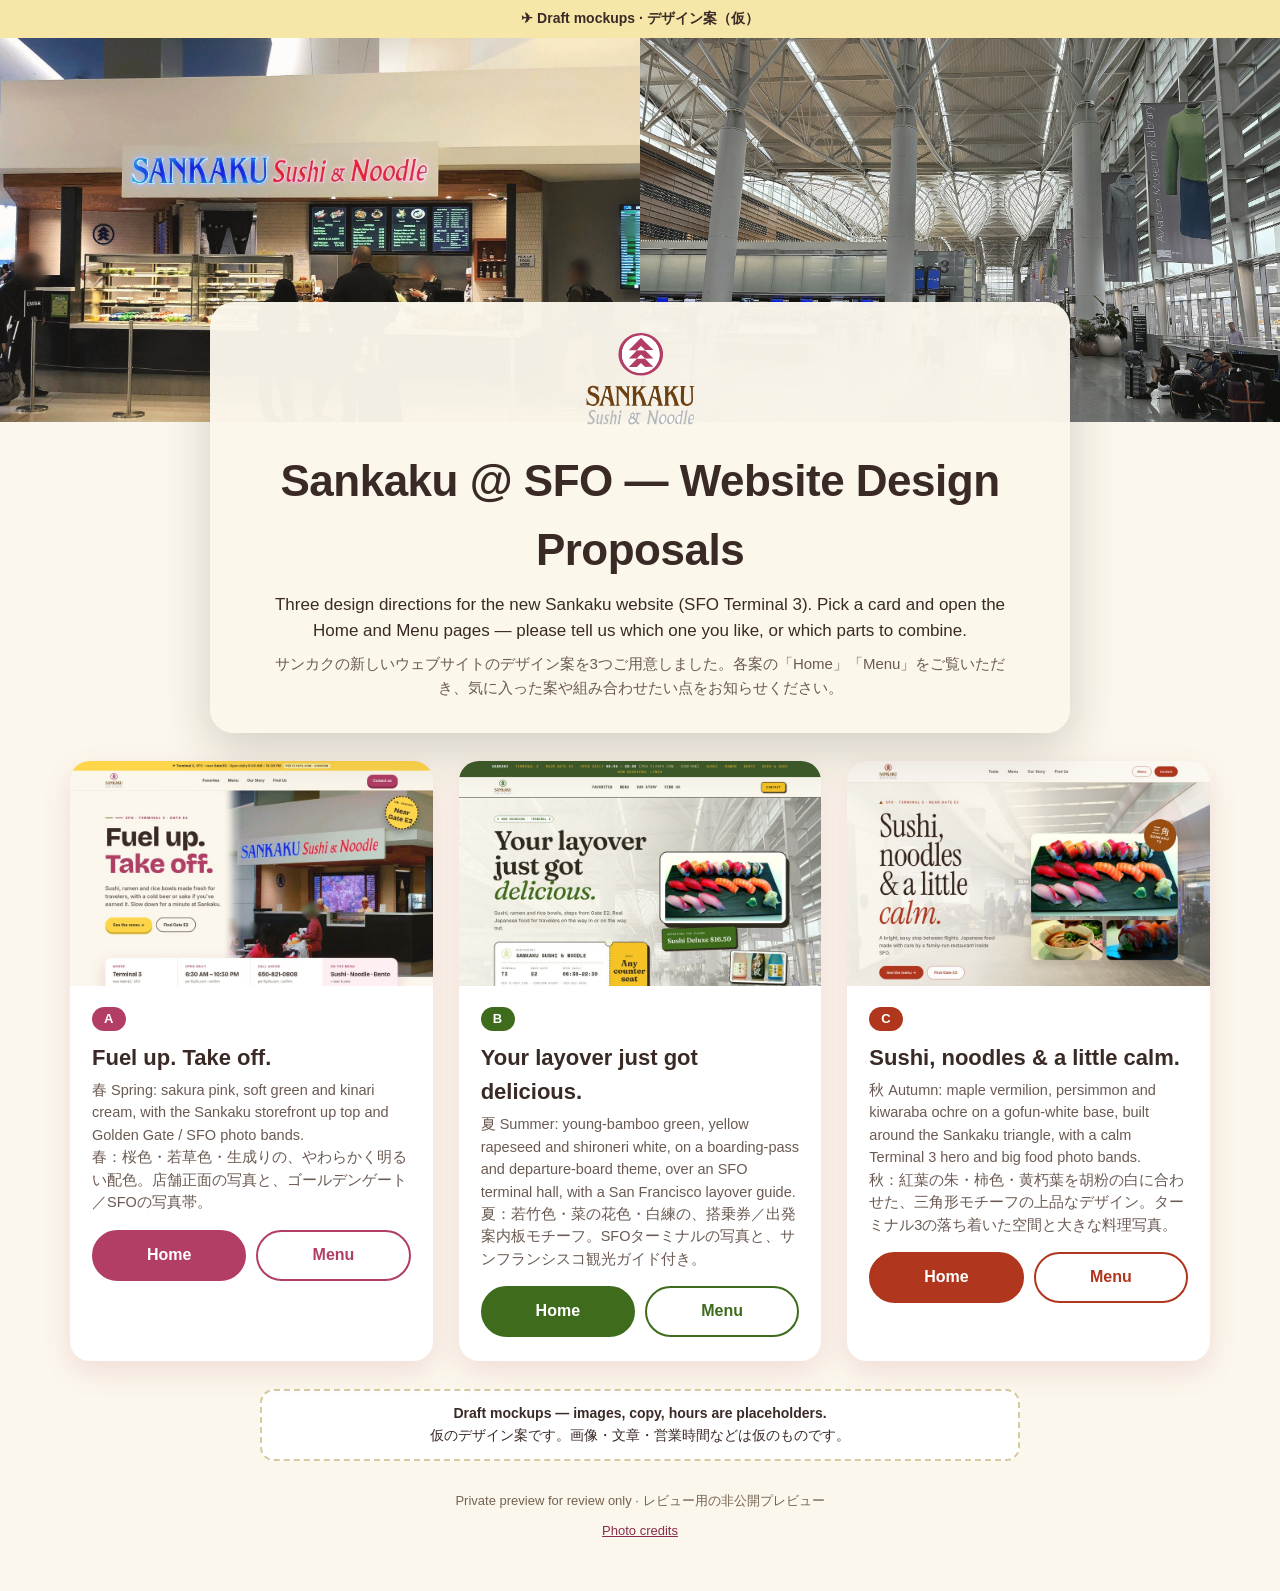
<file: index.html>
<!doctype html><html lang="en"><head><meta charset="utf-8"><meta name="viewport" content="width=device-width,initial-scale=1">
<meta name="robots" content="noindex,nofollow">
<title>Sankaku @ SFO — Website Design Proposals</title>
<style>
*{box-sizing:border-box}body{margin:0;font-family:-apple-system,BlinkMacSystemFont,"Segoe UI","Hiragino Sans","Yu Gothic",Roboto,sans-serif;background:#FBF7EC;color:#3A2A26;line-height:1.55}
.strip{background:#F6E7A8;text-align:center;padding:8px 12px;font-size:14px;font-weight:600}
header{text-align:center;padding:48px 20px 24px}
header img{width:110px;height:auto}
h1{font-size:clamp(28px,5vw,44px);margin:14px 0 6px;color:#3A2A26;letter-spacing:-.5px}
.intro{max-width:760px;margin:0 auto;font-size:17px}
.intro p{margin:8px 0}.jp{color:#6B5A52;font-size:15px}
.cards{display:grid;grid-template-columns:repeat(auto-fit,minmax(290px,1fr));gap:26px;max-width:1180px;margin:28px auto 10px;padding:0 20px}
.card{background:#fff;border-radius:20px;overflow:hidden;box-shadow:0 10px 30px rgba(178,62,102,.14);display:flex;flex-direction:column;transition:transform .2s}
.card:hover{transform:translateY(-4px)}
.card .thumb{display:block;aspect-ratio:900/558;background:#F3EBD8;overflow:hidden}.card img{width:100%;height:100%;object-fit:cover;object-position:top;display:block}
.body{padding:20px 22px 24px}.tag{display:inline-block;background:#B23E66;color:#fff;font-weight:700;border-radius:99px;padding:2px 12px;font-size:13px;letter-spacing:.5px}
.card h2{margin:10px 0 4px;font-size:22px}.card p{margin:0 0 16px;color:#6B5A52;font-size:14.5px}
.btns{display:flex;gap:10px}.btn{flex:1;text-align:center;text-decoration:none;font-weight:700;padding:11px 14px;border-radius:99px;border:2px solid #B23E66;color:#B23E66}
.btn.p{background:#B23E66;color:#fff}.btn:hover{background:#F1E3A8;border-color:#F1E3A8;color:#3A2A26}
.note{max-width:760px;margin:28px auto 0;text-align:center;background:#fff;border:2px dashed #D8C9A0;border-radius:14px;padding:12px 18px;font-size:14px}
footer{text-align:center;color:#75624F;font-size:13px;padding:30px 20px 40px}
@media(max-width:720px){body{font-size:15px;line-height:1.55}header{padding:36px 22px 16px}h1{font-size:24px;line-height:1.2}.intro{font-size:15px}.jp{font-size:13.5px;line-height:1.75}.cards{gap:28px;padding:0 20px}.body{padding:20px 20px 24px}.card h2{font-size:18px;line-height:1.25}.card p{font-size:14px;line-height:1.6}.btn{font-size:14px;min-height:44px;display:flex;align-items:center;justify-content:center}.note{margin:28px 20px 0;font-size:14px;line-height:1.6}footer{font-size:13px;padding:28px 20px 44px}.strip{font-size:14px}}
.cards article:nth-child(2) .tag,.cards article:nth-child(2) .btn.p{background:#3F6B1C}.cards article:nth-child(2) .btn{border-color:#3F6B1C;color:#3F6B1C}.cards article:nth-child(2) .btn.p{color:#fff}.cards article:nth-child(3) .tag,.cards article:nth-child(3) .btn.p{background:#B0361E}.cards article:nth-child(3) .btn{border-color:#B0361E;color:#B0361E}.cards article:nth-child(3) .btn.p{color:#fff}.cards article .btn:hover{background:#F1E3A8;border-color:#F1E3A8;color:#3A2A26}
.lph{display:grid;grid-template-columns:1fr 1fr;height:clamp(240px,30vw,400px)}
.lph>div{background-size:cover;background-repeat:no-repeat}
.lph .p1{background-image:url(assets/sf/store_still.jpg);background-position:50% 30%}
.lph .p2{background-image:url(assets/sf/sfo_gate_hall.jpg);background-position:50% 45%}
header.lcard{position:relative;max-width:860px;margin:-120px auto 0;background:rgba(251,247,236,.96);border-radius:24px;padding:30px 32px 26px;box-shadow:0 18px 50px rgba(40,28,20,.18)}
footer a{color:#8A2C4D;display:inline-block;padding:10px 4px;text-decoration:underline}
@media(max-width:720px){.lph{display:block;height:auto}.lph>div{aspect-ratio:3/2}.lph .p1{background-image:url(assets/sf/store_still_m.jpg);background-position:50% 30%}.lph .p2{display:none}header.lcard{margin:-40px 14px 0;padding:24px 18px 18px;border-radius:20px}}
</style></head><body>
<div class="strip">✈ Draft mockups · デザイン案（仮）</div>
<div class="lph" role="img" aria-label="The Sankaku storefront and the SFO terminal"><div class="p1"></div><div class="p2"></div></div>
<header class="lcard">
<img src="assets/logo/logo_sankaku_a.svg" alt="Sankaku Sushi &amp; Noodle">
<h1>Sankaku @ SFO — Website Design Proposals</h1>
<div class="intro">
<p>Three design directions for the new Sankaku website (SFO Terminal 3). Pick a card and open the Home and Menu pages — please tell us which one you like, or which parts to combine.</p>
<p class="jp">サンカクの新しいウェブサイトのデザイン案を3つご用意しました。各案の「Home」「Menu」をご覧いただき、気に入った案や組み合わせたい点をお知らせください。</p>
</div></header>
<main class="cards">
<article class="card"><a class="thumb" href="a/index.html"><img src="thumbs/a.jpg" alt="Design A preview" loading="lazy"></a><div class="body"><span class="tag">A</span><h2>Fuel up. Take off.</h2><p>春 Spring: sakura pink, soft green and kinari cream, with the Sankaku storefront up top and Golden Gate / SFO photo bands.<br>春：桜色・若草色・生成りの、やわらかく明るい配色。店舗正面の写真と、ゴールデンゲート／SFOの写真帯。</p><div class="btns"><a class="btn p" href="a/index.html">Home</a><a class="btn" href="a/menu.html">Menu</a></div></div></article>
<article class="card"><a class="thumb" href="b/index.html"><img src="thumbs/b.jpg" alt="Design B preview" loading="lazy"></a><div class="body"><span class="tag">B</span><h2>Your layover just got delicious.</h2><p>夏 Summer: young-bamboo green, yellow rapeseed and shironeri white, on a boarding-pass and departure-board theme, over an SFO terminal hall, with a San Francisco layover guide.<br>夏：若竹色・菜の花色・白練の、搭乗券／出発案内板モチーフ。SFOターミナルの写真と、サンフランシスコ観光ガイド付き。</p><div class="btns"><a class="btn p" href="b/index.html">Home</a><a class="btn" href="b/menu.html">Menu</a></div></div></article>
<article class="card"><a class="thumb" href="c/index.html"><img src="thumbs/c.jpg" alt="Design C preview" loading="lazy"></a><div class="body"><span class="tag">C</span><h2>Sushi, noodles &amp; a little calm.</h2><p>秋 Autumn: maple vermilion, persimmon and kiwaraba ochre on a gofun-white base, built around the Sankaku triangle, with a calm Terminal 3 hero and big food photo bands.<br>秋：紅葉の朱・柿色・黄朽葉を胡粉の白に合わせた、三角形モチーフの上品なデザイン。ターミナル3の落ち着いた空間と大きな料理写真。</p><div class="btns"><a class="btn p" href="c/index.html">Home</a><a class="btn" href="c/menu.html">Menu</a></div></div></article>
</main>
<div class="note"><b>Draft mockups — images, copy, hours are placeholders.</b><br>仮のデザイン案です。画像・文章・営業時間などは仮のものです。</div>
<footer>Private preview for review only · レビュー用の非公開プレビュー<br><a href="credits.html">Photo credits</a></footer>
</body></html>
</file>
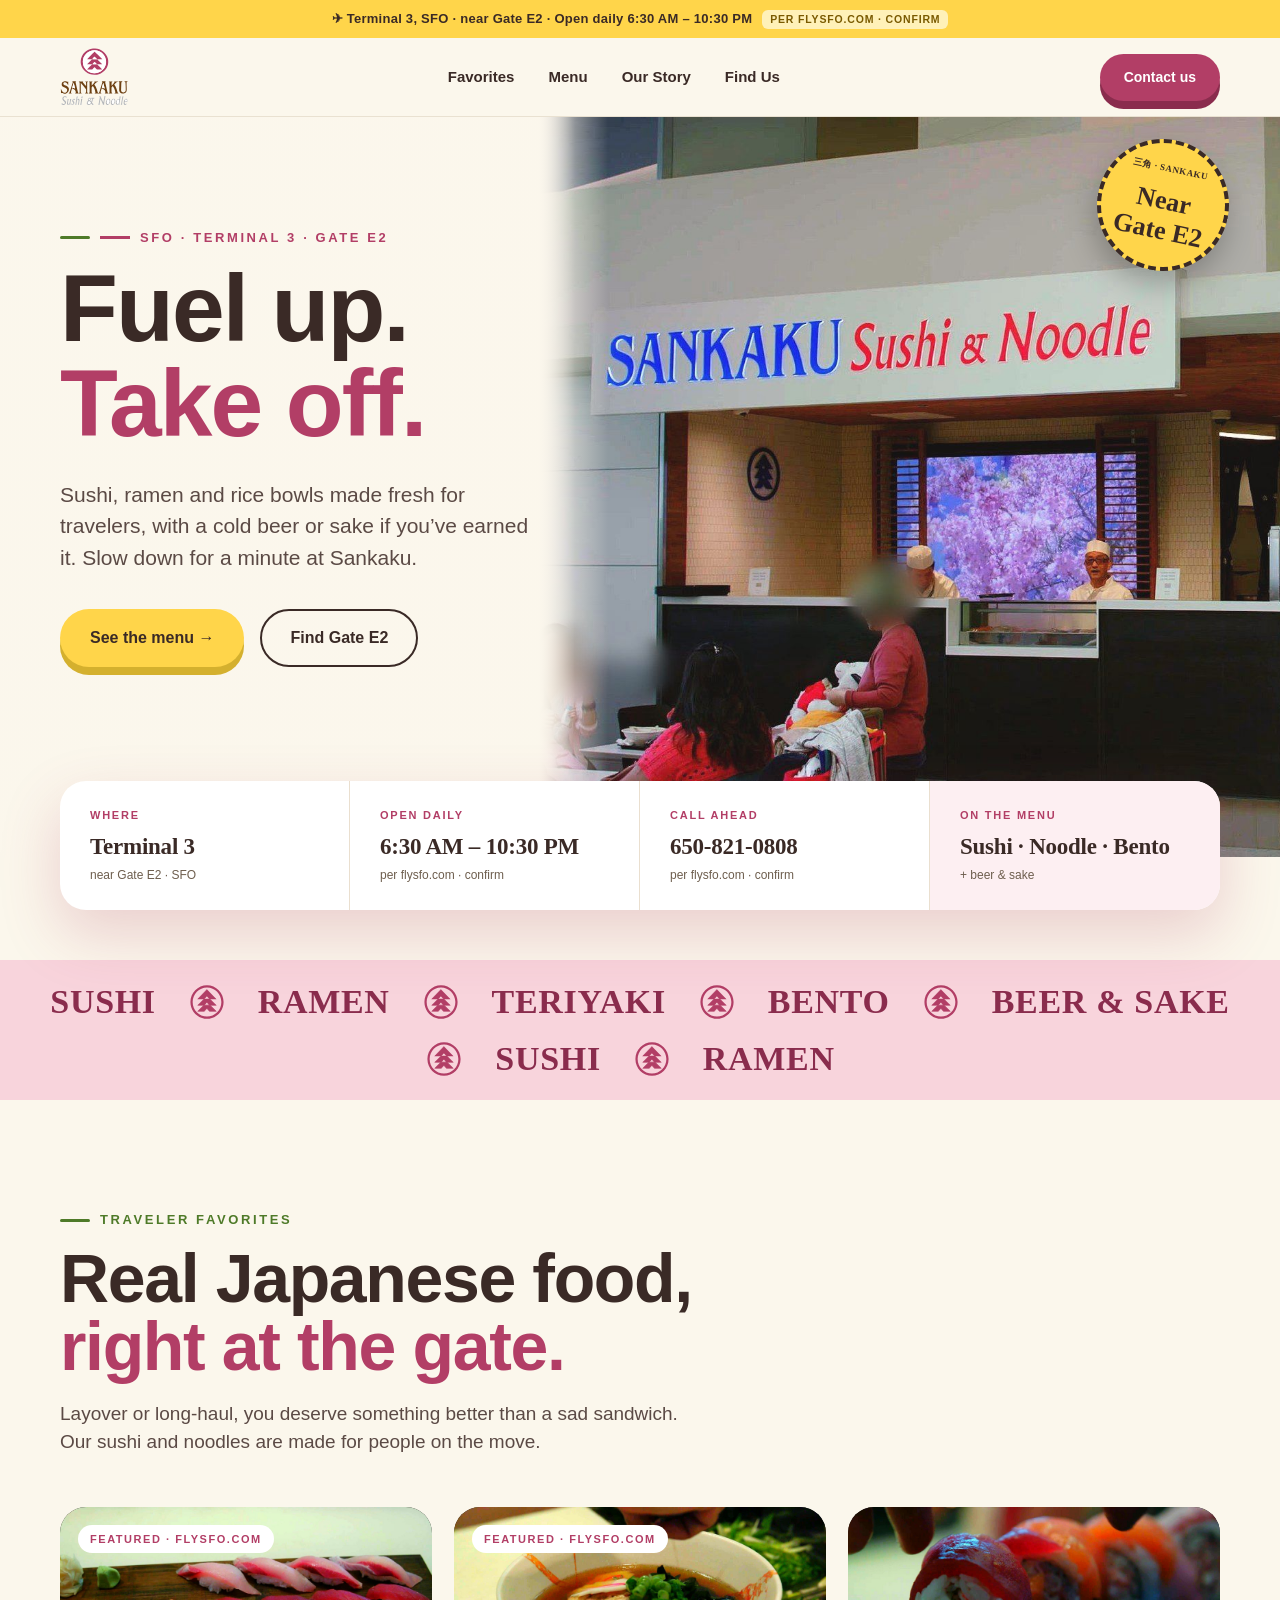
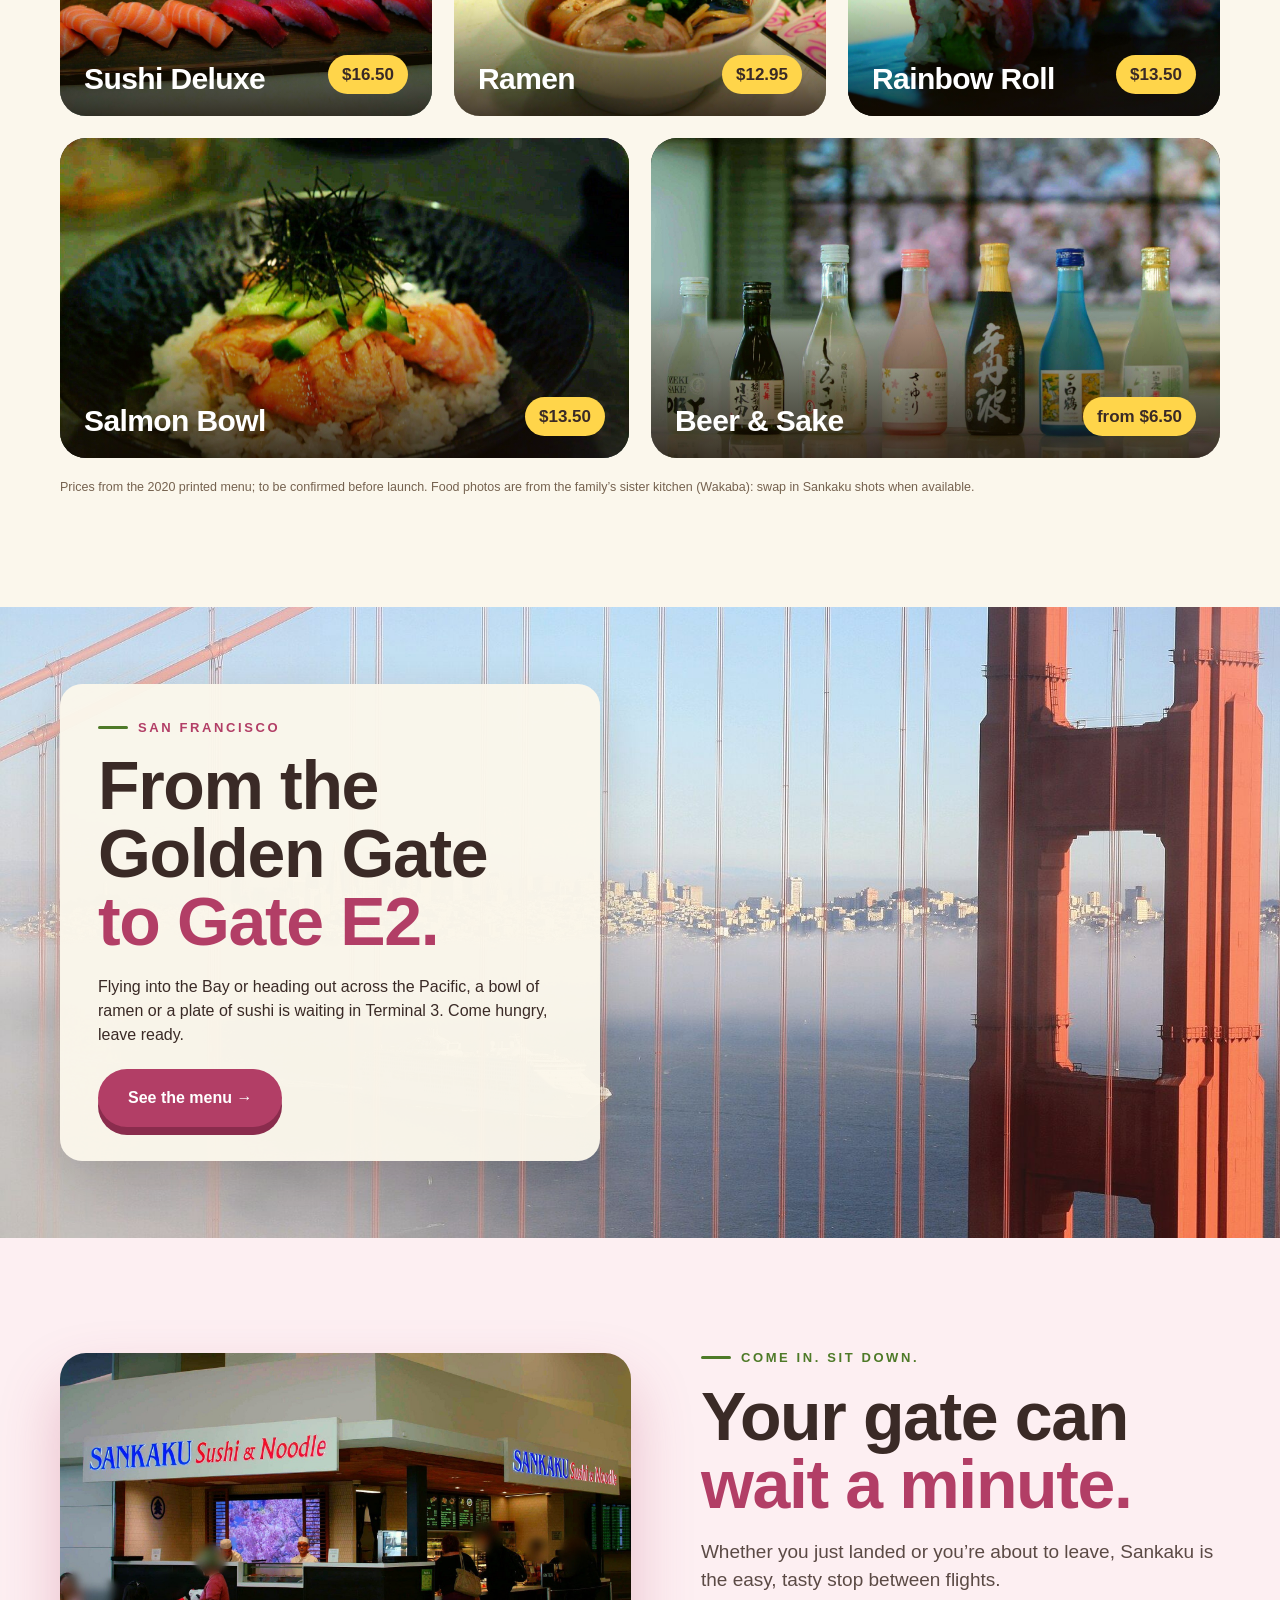
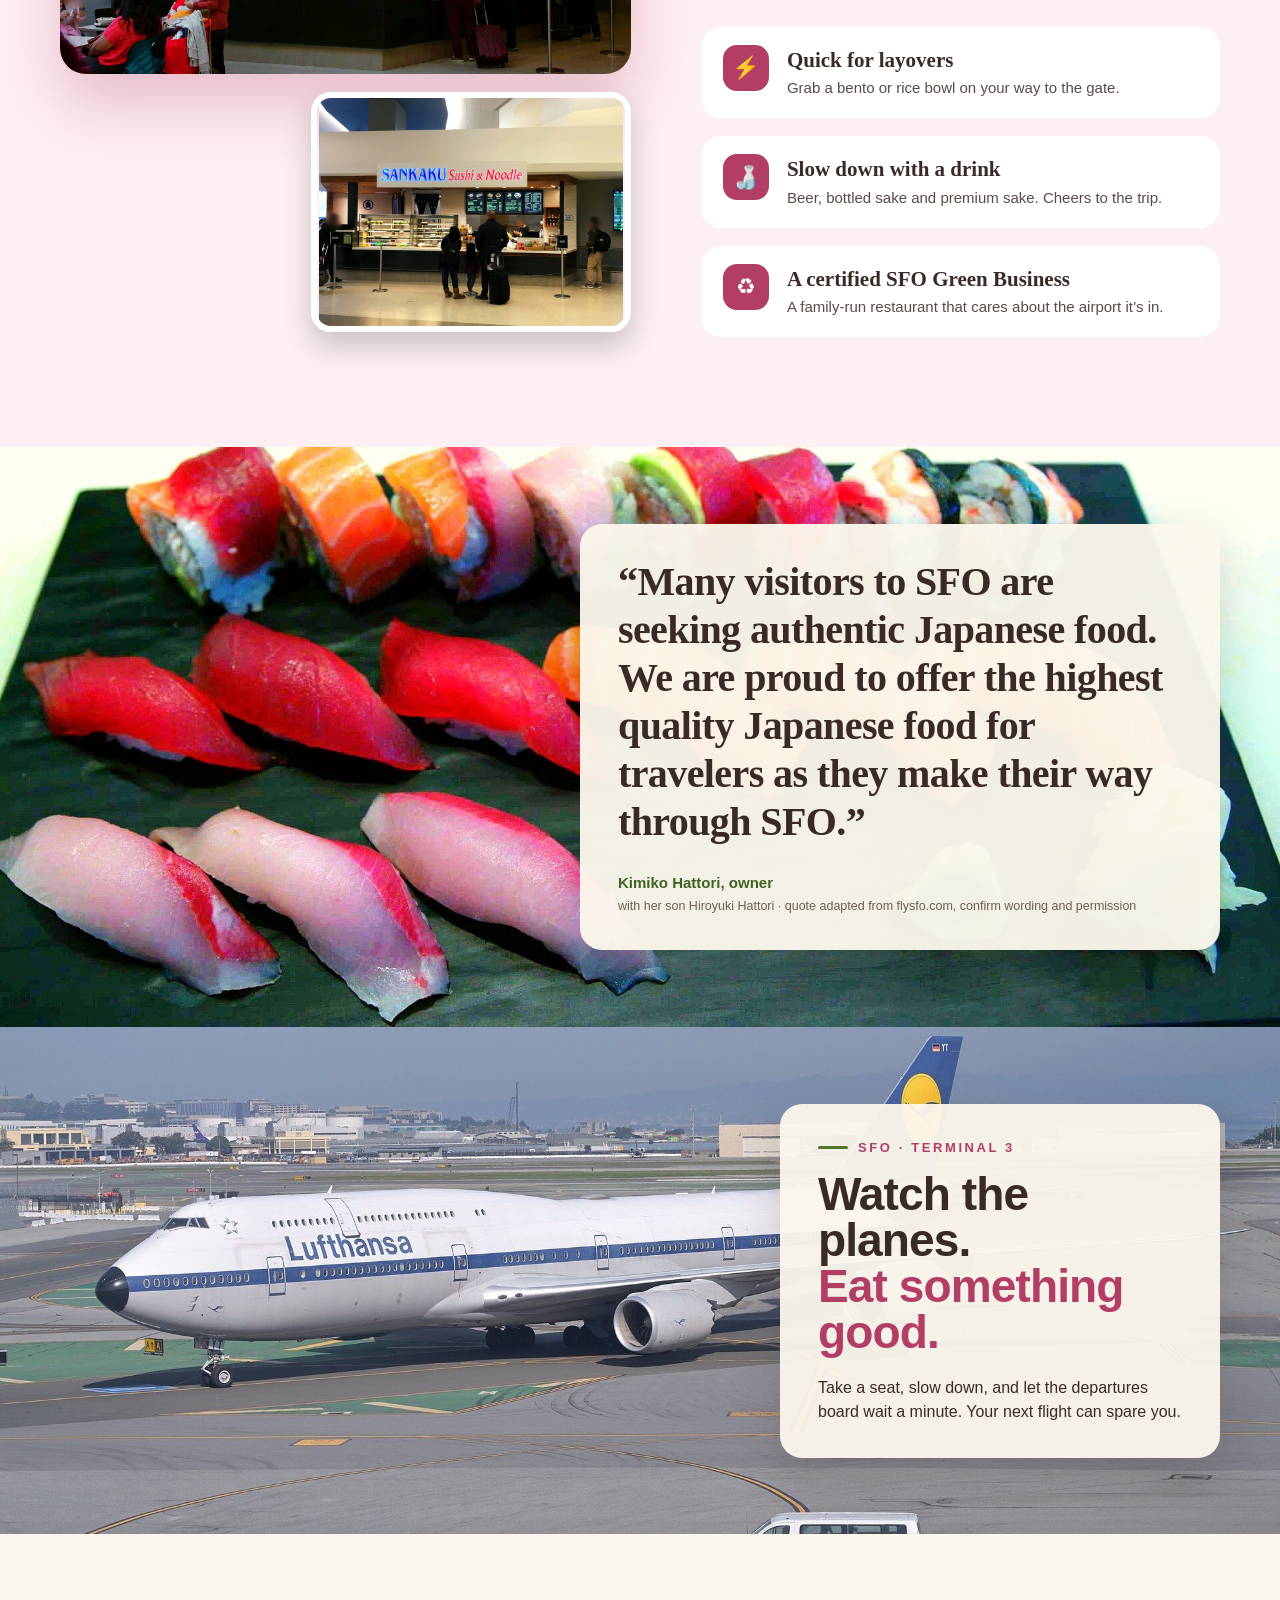
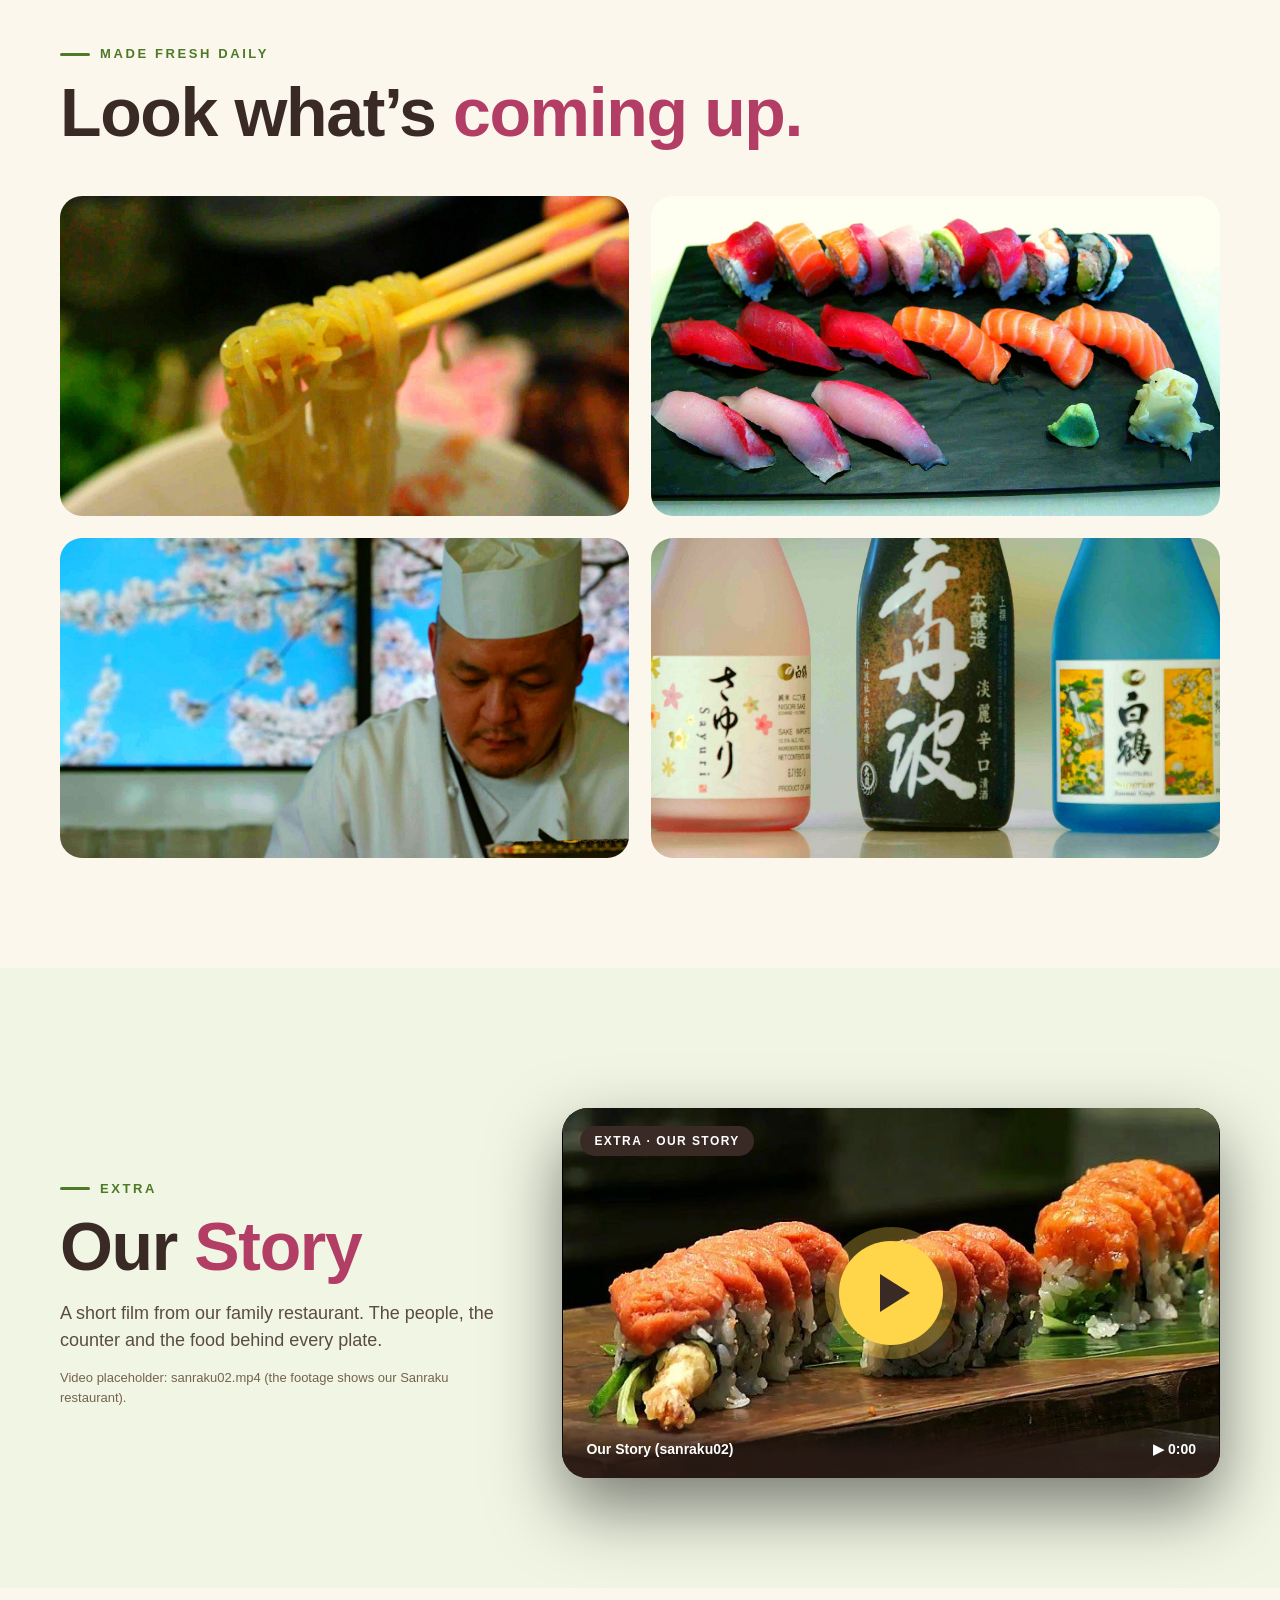
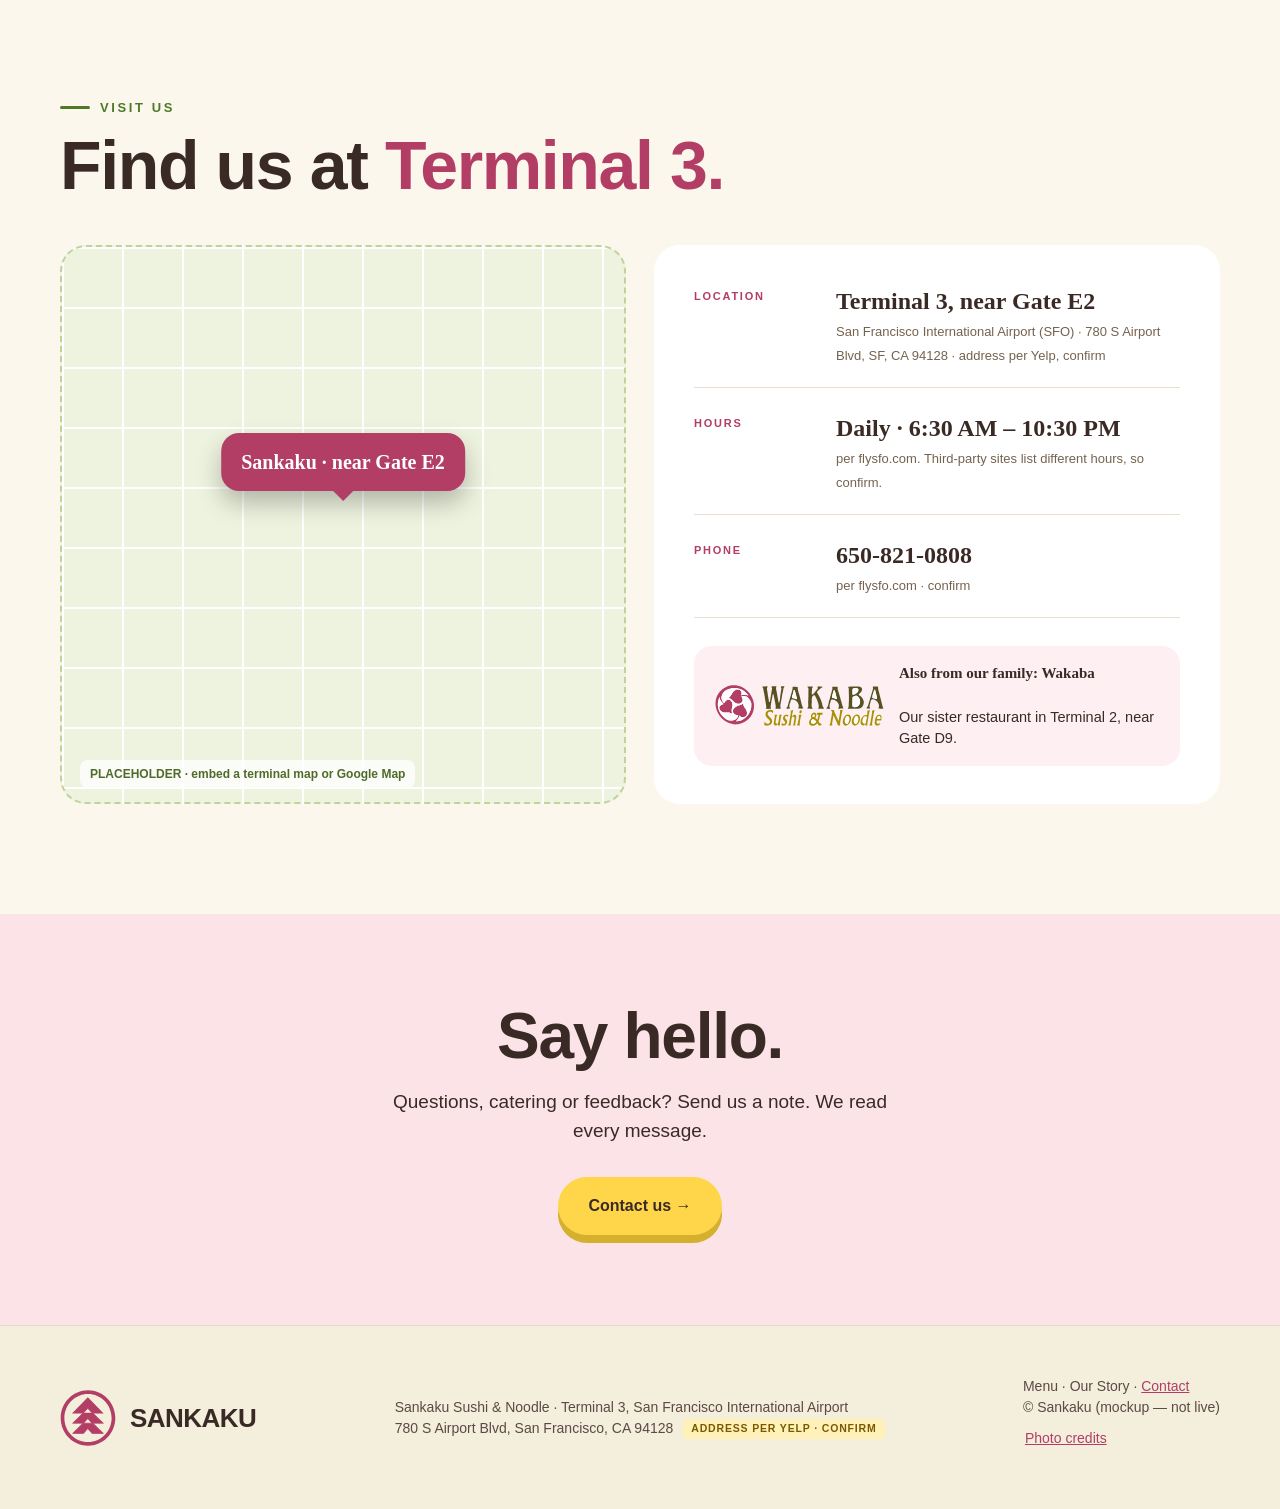
<file: a/index.html>
<!doctype html><html lang="en"><head><meta charset="utf-8"><meta name="robots" content="noindex"><meta name="viewport" content="width=device-width,initial-scale=1"><title>Sankaku Sushi & Noodle — SFO Terminal 3 · Mockup A</title>
<link rel="stylesheet" href="style.css"></head><body><div class="strip">✈ <b>Terminal 3</b>, SFO · near <b>Gate E2</b> · Open daily 6:30 AM – 10:30 PM <span class="ph-tag">per flysfo.com · confirm</span></div><nav class="top"><div class="wrap"><a href="index.html"><img class="logo" src="../assets/logo/logo_sankaku_a.svg" alt="Sankaku Sushi &amp; Noodle"></a>
<ul><li><a href="index.html#favs">Favorites</a></li><li><a href="menu.html" class="">Menu</a></li><li><a href="index.html#story">Our Story</a></li><li><a href="index.html#visit">Find Us</a></li></ul>
<a class="btn pri sm" href="https://sanraku.typeform.com/to/Hzg8wcPF">Contact us</a></div></nav>
<header class="hero"><div class="bg" style="--img:url(../assets/sf/store_ext.jpg);--imgm:url(../assets/sf/store_ext_m.jpg);--pos:0% 50%;--ar:16/9;"></div><div class="wrap">
 <div class="eyebrow" style="color:var(--brand)"><span style="background:var(--brand);width:30px;height:3px;display:block"></span>SFO · Terminal 3 · Gate E2</div>
 <h1>Fuel up.<br><em>Take off.</em></h1>
 <p class="lead">Sushi, ramen and rice bowls made fresh for travelers, with a cold beer or sake if you’ve earned it. Slow down for a minute at Sankaku.</p>
 <div class="row"><a class="btn sun" href="menu.html">See the menu →</a><a class="btn ghost" href="#visit" style="background:transparent;color:var(--ink);border-color:var(--ink)">Find Gate E2</a></div>
 <div class="sticker"><div><small>三角 · SANKAKU</small><span>Near<br>Gate E2</span></div></div>
</div></header>
<div class="facts">
 <div><small>Where</small><b>Terminal 3</b><i>near Gate E2 · SFO</i></div>
 <div><small>Open daily</small><b>6:30 AM – 10:30 PM</b><i>per flysfo.com · confirm</i></div>
 <div><small>Call ahead</small><b>650-821-0808</b><i>per flysfo.com · confirm</i></div>
 <div><small>On the menu</small><b>Sushi · Noodle · Bento</b><i>+ beer &amp; sake</i></div>
</div>
<div class="marqw"><div class="marq"><span>SUSHI</span><img src="../assets/logo/emblem-a.svg"><span>RAMEN</span><img src="../assets/logo/emblem-a.svg"><span>TERIYAKI</span><img src="../assets/logo/emblem-a.svg"><span>BENTO</span><img src="../assets/logo/emblem-a.svg"><span>BEER &amp; SAKE</span><img src="../assets/logo/emblem-a.svg"><span>SUSHI</span><img src="../assets/logo/emblem-a.svg"><span>RAMEN</span></div></div>
<section id="favs"><div class="wrap">
 <div class="eyebrow">Traveler favorites</div>
 <h2>Real Japanese food,<br><em>right at the gate.</em></h2>
 <p class="sub">Layover or long-haul, you deserve something better than a sad sandwich. Our sushi and noodles are made for people on the move.</p>
 <div class="fav">
  <a class="card big" href="menu.html#sushi"><img src="../assets/nigiri_board.jpg"><span class="tag">Featured · flysfo.com</span><div class="t"><h3>Sushi Deluxe</h3><span class="pr">$16.50</span></div></a>
  <a class="card" href="menu.html#noodle"><img src="../assets/ramen_bowl.jpg"><span class="tag">Featured · flysfo.com</span><div class="t"><h3>Ramen</h3><span class="pr">$12.95</span></div></a>
  <a class="card" href="menu.html#maki"><img src="../assets/roll.jpg"><div class="t"><h3>Rainbow Roll</h3><span class="pr">$13.50</span></div></a>
  <a class="card" href="menu.html#entree"><img src="../assets/salmon_bowl2.jpg"><div class="t"><h3>Salmon Bowl</h3><span class="pr">$13.50</span></div></a>
  <a class="card" href="menu.html#bev"><img src="../assets/sake.jpg"><div class="t"><h3>Beer &amp; Sake</h3><span class="pr">from $6.50</span></div></a>
 </div>
 <p class="note">Prices from the 2020 printed menu; to be confirmed before launch. Food photos are from the family’s sister kitchen (Wakaba): swap in Sankaku shots when available.</p>
</div></section>
<section class="pband sf" style="--img:url(../assets/sf/sf_skyline_ship.jpg);--imgm:url(../assets/sf/sf_skyline_ship_m.jpg);--pos:82% 40%;--ar:3/2;--mh:560px"><div class="wrap"><div class="pcard"><div class="eyebrow">San Francisco</div><h2>From the Golden Gate<br><em>to Gate E2.</em></h2><p>Flying into the Bay or heading out across the Pacific, a bowl of ramen or a plate of sushi is waiting in Terminal 3. Come hungry, leave ready.</p><a class="btn pri" href="menu.html">See the menu →</a></div></div></section>
<section class="chill"><div class="wrap grid">
 <div class="pic"><img class="m" src="../assets/ext.jpg" alt="Sankaku Sushi &amp; Noodle at SFO Terminal 3"><img class="s" src="../assets/still_t3a_b.jpg" alt=""></div>
 <div><div class="eyebrow">Come in. Sit down.</div><h2>Your gate can<br><em>wait a minute.</em></h2>
 <p class="sub">Whether you just landed or you’re about to leave, Sankaku is the easy, tasty stop between flights.</p>
 <ul>
  <li><div class="ic">⚡</div><div><b>Quick for layovers</b><span>Grab a bento or rice bowl on your way to the gate.</span></div></li>
  <li><div class="ic">🍶</div><div><b>Slow down with a drink</b><span>Beer, bottled sake and premium sake. Cheers to the trip.</span></div></li>
  <li><div class="ic">♻</div><div><b>A certified SFO Green Business</b><span>A family-run restaurant that cares about the airport it’s in.</span></div></li>
 </ul></div>
</div></section>
<div class="quote pband r" style="--img:url(../assets/platter.jpg);--imgm:url(../assets/platter_m.jpg);--pos:30% 50%;--ar:16/9;--mh:480px;--cw:640px"><div class="wrap"><div class="pcard"><blockquote>“Many visitors to SFO are seeking authentic Japanese food. We are proud to offer the highest quality Japanese food for travelers as they make their way through SFO.”</blockquote><cite>Kimiko Hattori, owner<small>with her son Hiroyuki Hattori · quote adapted from flysfo.com, confirm wording and permission</small></cite></div></div></div>
<section class="pband r sfo" style="--img:url(../assets/sf/sfo_lufthansa.jpg);--imgm:url(../assets/sf/sfo_lufthansa_m.jpg);--pos:30% 58%;--ar:8/5;--mh:440px;--cw:440px"><div class="wrap"><div class="pcard"><div class="eyebrow">SFO · Terminal 3</div><h2>Watch the planes.<br><em>Eat something good.</em></h2><p>Take a seat, slow down, and let the departures board wait a minute. Your next flight can spare you.</p></div></div></section>
<section><div class="wrap"><div class="eyebrow">Made fresh daily</div><h2>Look what’s <em>coming up.</em></h2>
 <div class="gal"><div><img src="../assets/noodles.jpg"></div><div><img src="../assets/platter.jpg"></div><div><img src="../assets/chef.jpg"></div><div><img src="../assets/sake_labels.jpg"></div></div></div></section>
<section class="story" id="story" style="padding-top:140px"><div class="wrap grid">
 <div><div class="eyebrow">Extra</div><h2>Our <em>Story</em></h2><p>A short film from our family restaurant. The people, the counter and the food behind every plate.</p><p style="margin-top:14px;font-size:13px;color:#75624F">Video placeholder: sanraku02.mp4 (the footage shows our Sanraku restaurant).</p></div>
 <div class="player"><img src="../assets/story.jpg"><span class="lbl">EXTRA · OUR STORY</span><div class="play"></div><div class="bar"><span>Our Story (sanraku02)</span><span>▶ 0:00</span></div></div>
</div></section>
<section class="visit" id="visit"><div class="wrap"><div class="eyebrow">Visit us</div><h2>Find us at <em>Terminal 3.</em></h2>
 <div class="grid"><div class="map"><div class="pin">Sankaku · near Gate E2</div><div class="ph">PLACEHOLDER · embed a terminal map or Google Map</div></div>
 <div class="info">
  <div class="r"><small>Location</small><div><b>Terminal 3, near Gate E2</b><span class="c">San Francisco International Airport (SFO) · 780 S Airport Blvd, SF, CA 94128 · address per Yelp, confirm</span></div></div>
  <div class="r"><small>Hours</small><div><b>Daily · 6:30 AM – 10:30 PM</b><span class="c">per flysfo.com. Third-party sites list different hours, so confirm.</span></div></div>
  <div class="r"><small>Phone</small><div><b>650-821-0808</b><span class="c">per flysfo.com · confirm</span></div></div>
  <div class="sister"><img src="../assets/logo/logo_wakaba_a.svg"><div><b>Also from our family: Wakaba</b><br>Our sister restaurant in Terminal 2, near Gate D9.</div></div>
 </div></div></div></section>
<div class="contact"><div class="wrap"><h2>Say hello.</h2><p>Questions, catering or feedback? Send us a note. We read every message.</p><a class="btn sun" href="https://sanraku.typeform.com/to/Hzg8wcPF">Contact us →</a></div></div>
<footer><div class="wrap"><div style="display:flex;align-items:center;gap:14px"><img src="../assets/logo/emblem-a.svg" alt="Sankaku"><span class="disp" style="font-size:26px;color:#fff;font-weight:800">SANKAKU</span></div><div>Sankaku Sushi &amp; Noodle · Terminal 3, San Francisco International Airport<br>780 S Airport Blvd, San Francisco, CA 94128 <span class="ph-tag">address per Yelp · confirm</span></div><div>Menu · Our Story · <a href="https://sanraku.typeform.com/to/Hzg8wcPF"><u>Contact</u></a><br>© Sankaku (mockup — not live)<br><a class="pc" href="../credits.html">Photo credits</a></div></div></footer>
<div class="sticky-cta"><a href="menu.html">Menu</a><a href="tel:+16508210808">Call</a><a href="index.html#visit">Find us</a></div></body></html>
</file>
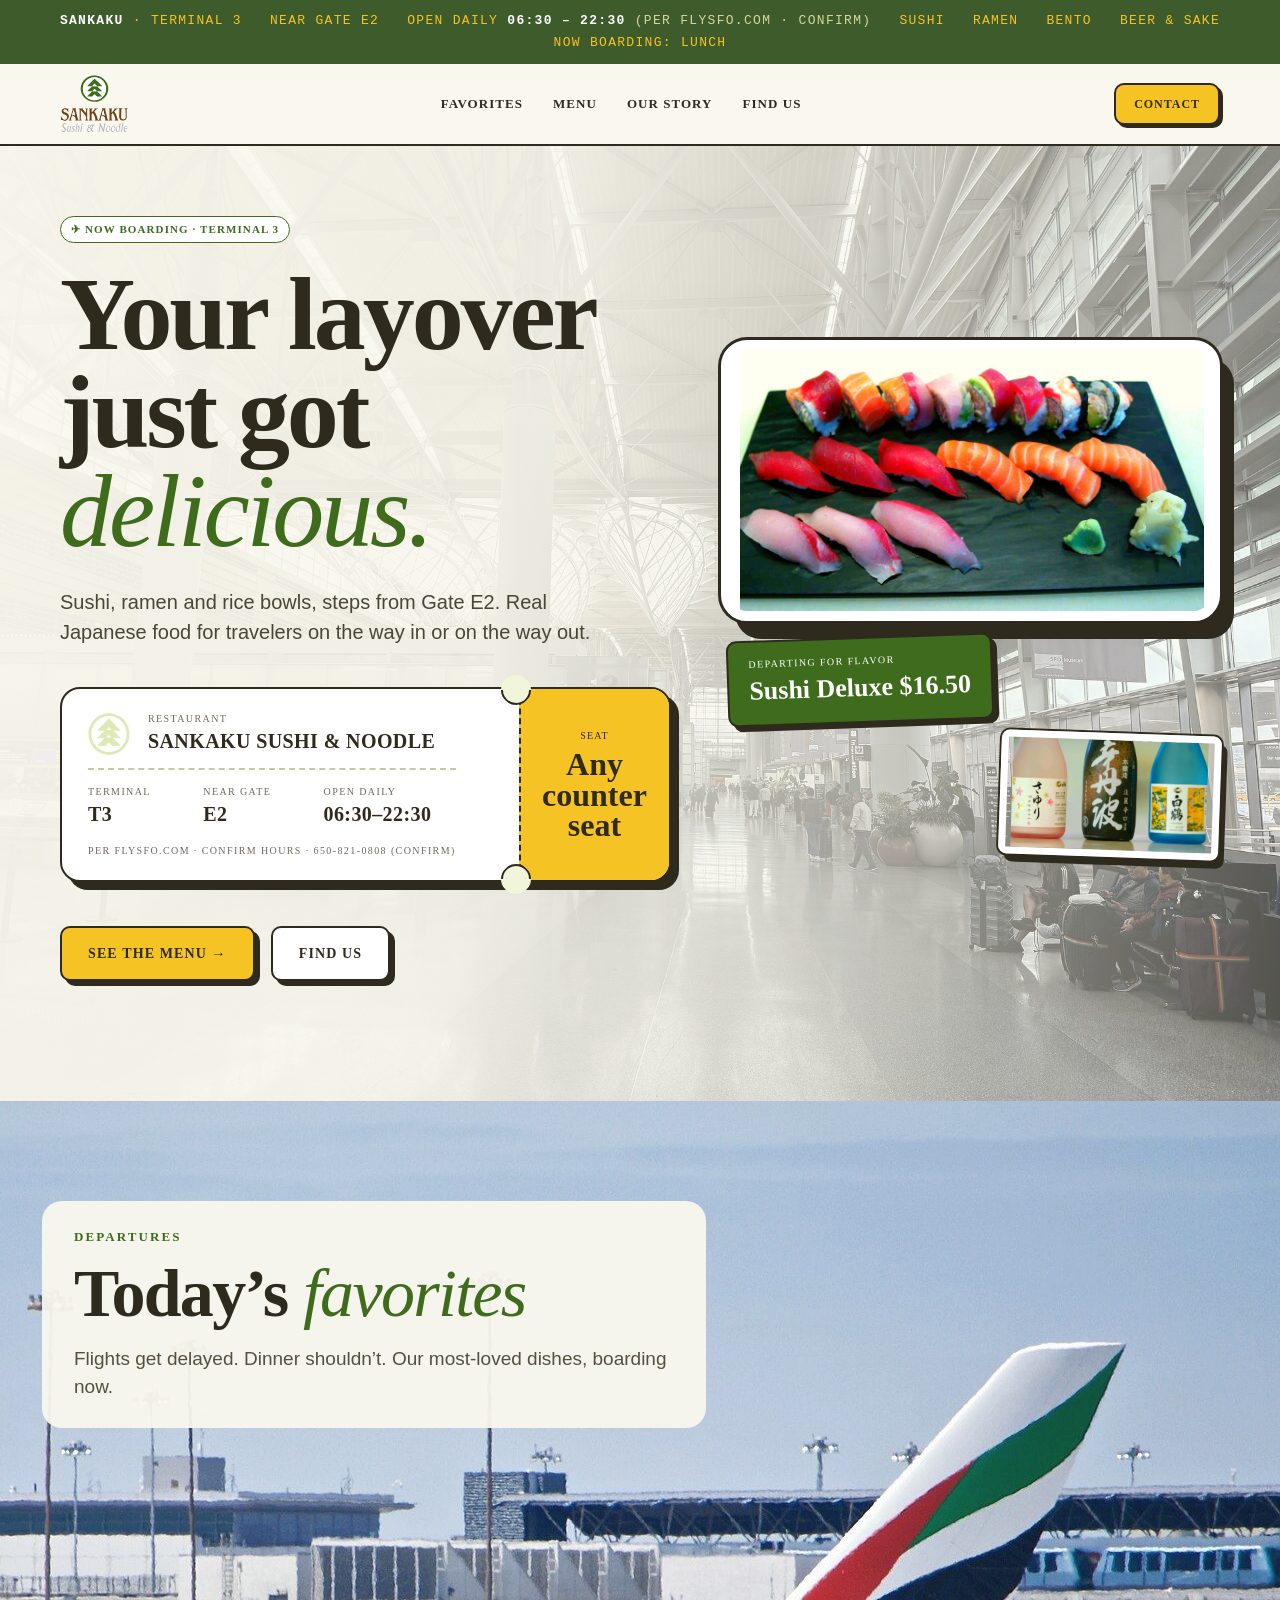
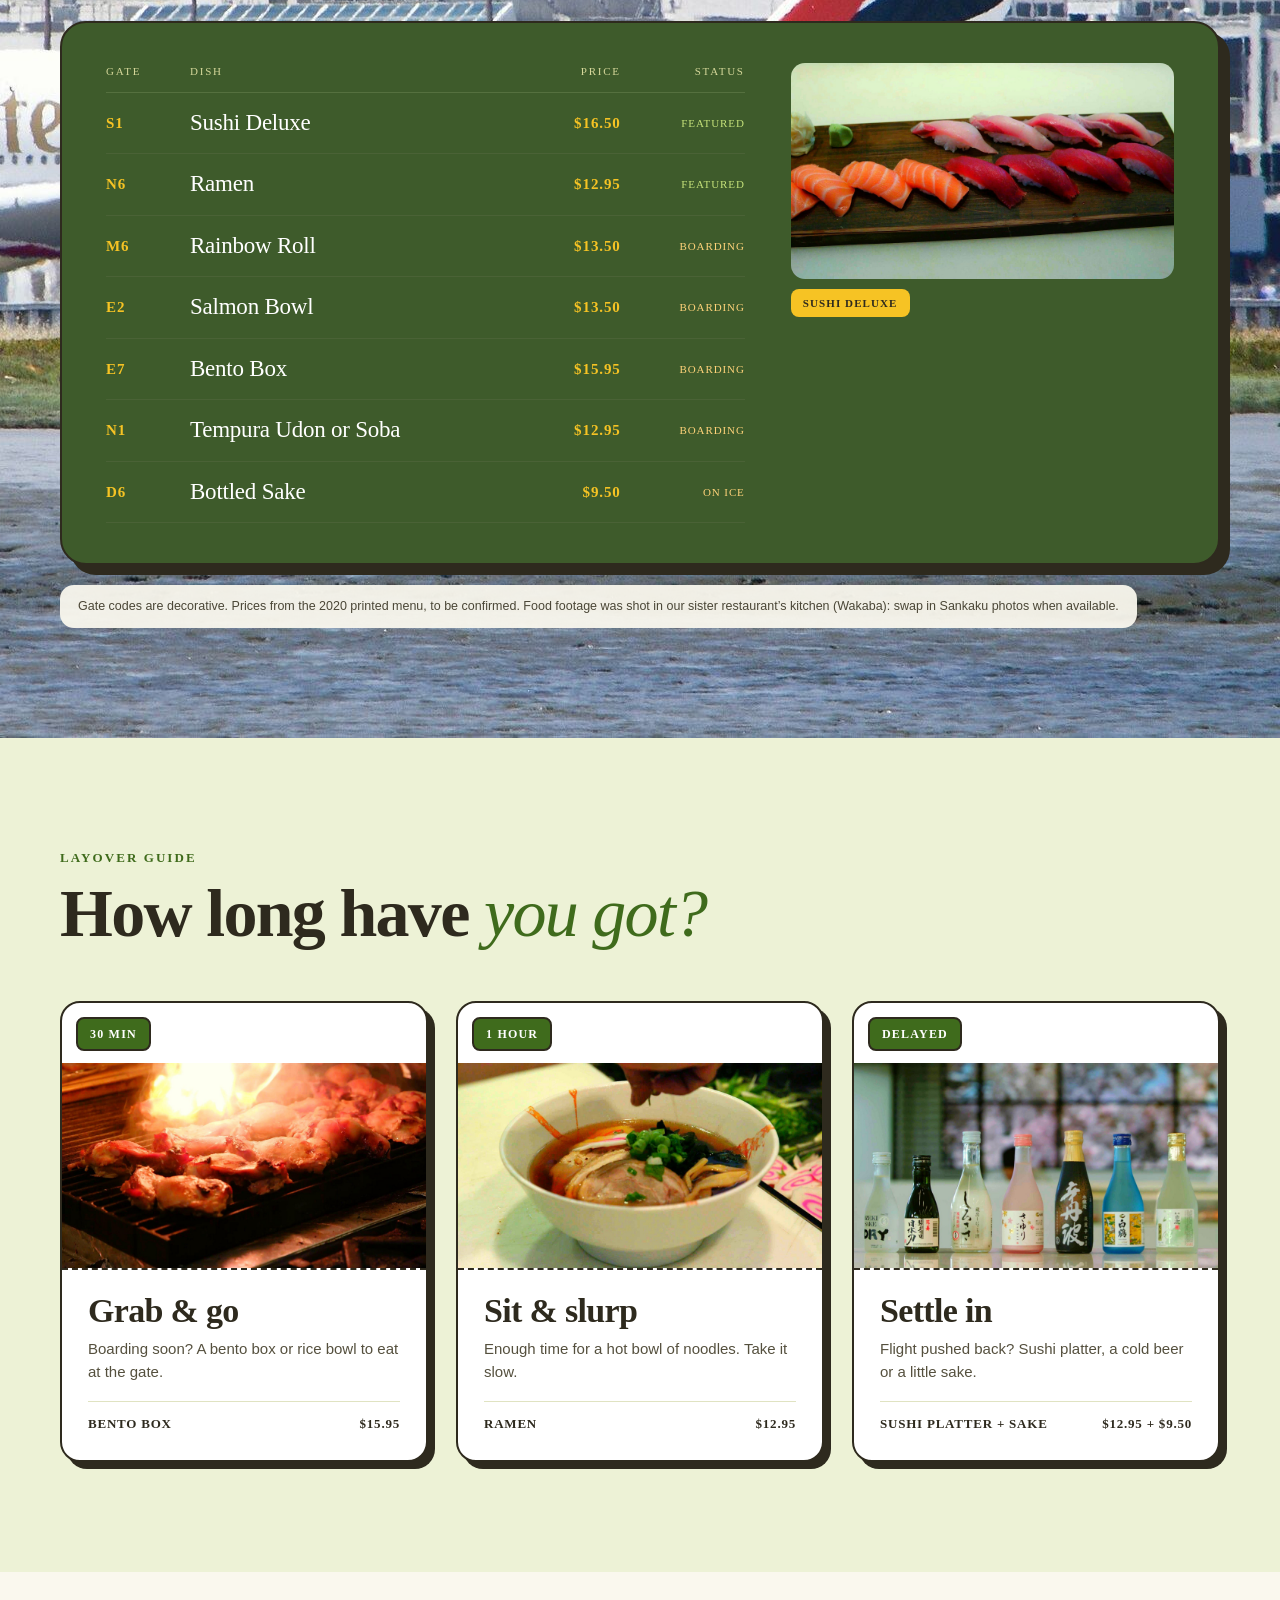
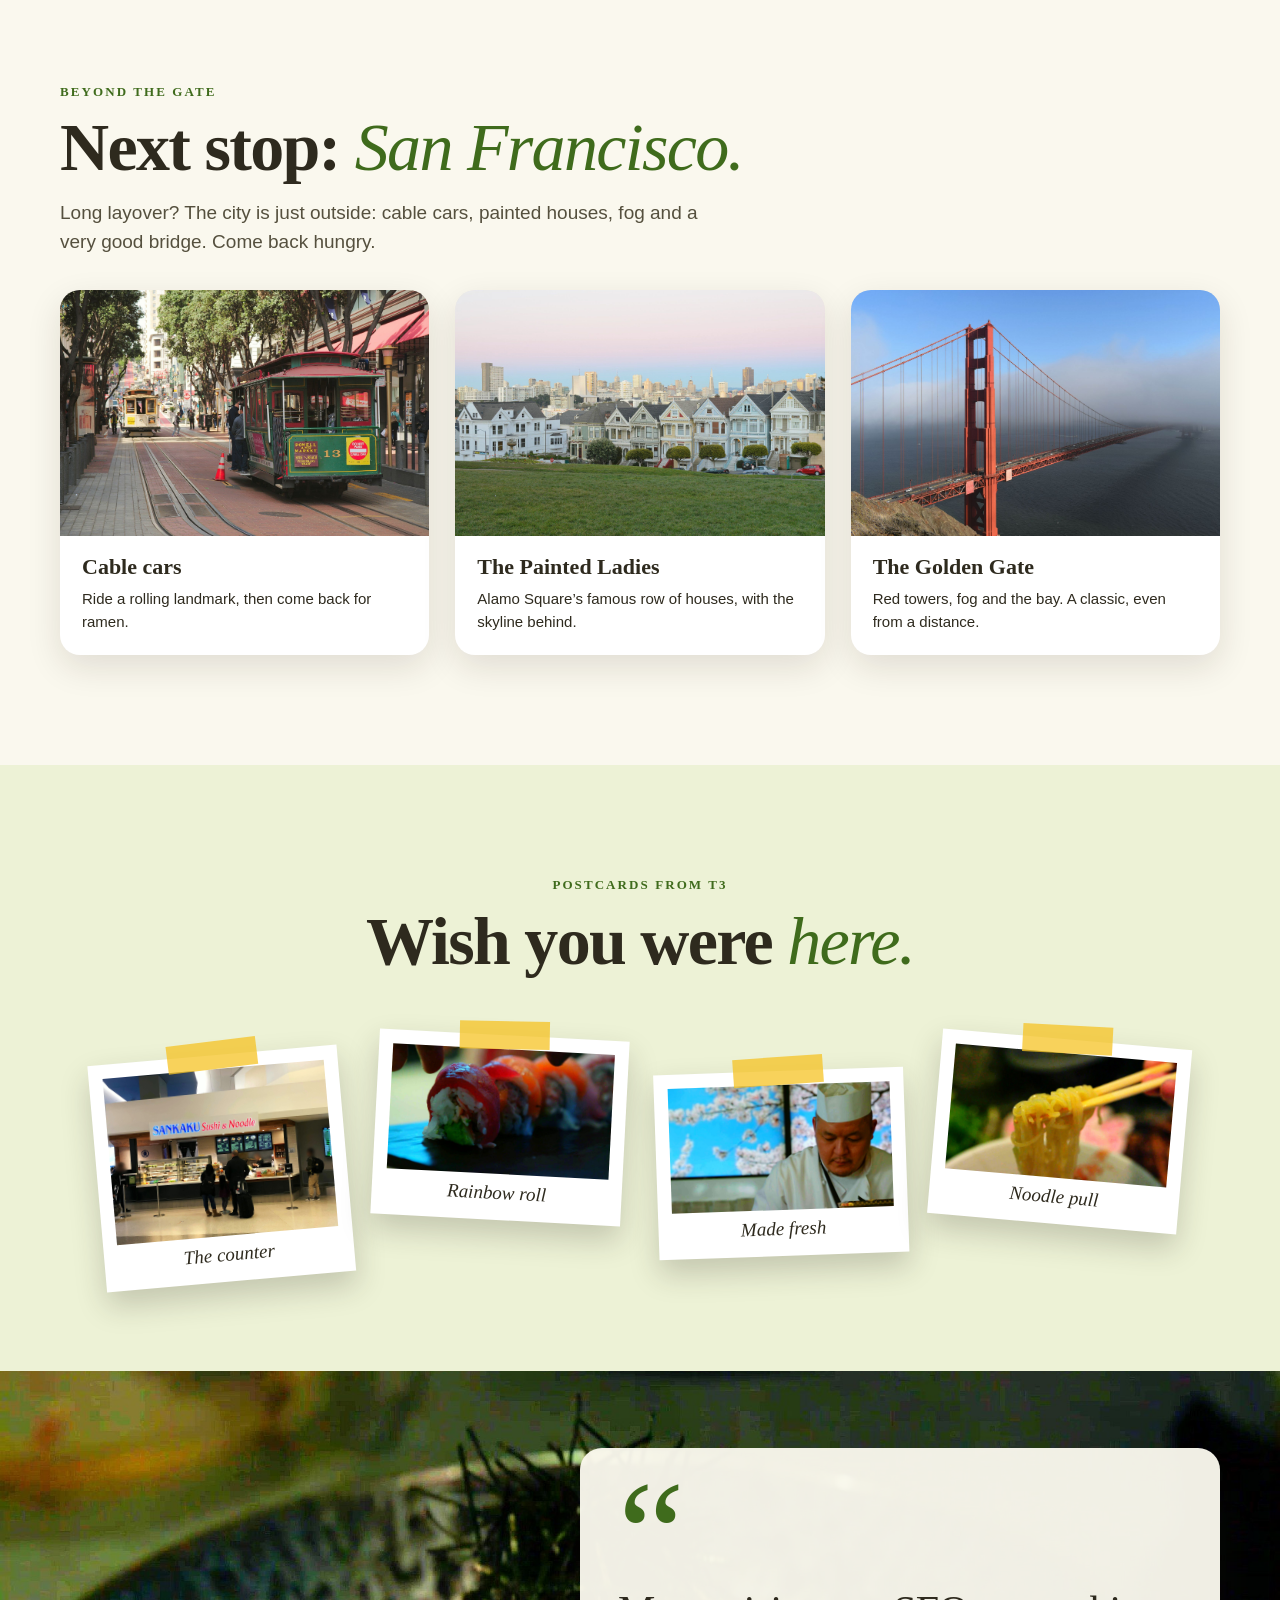
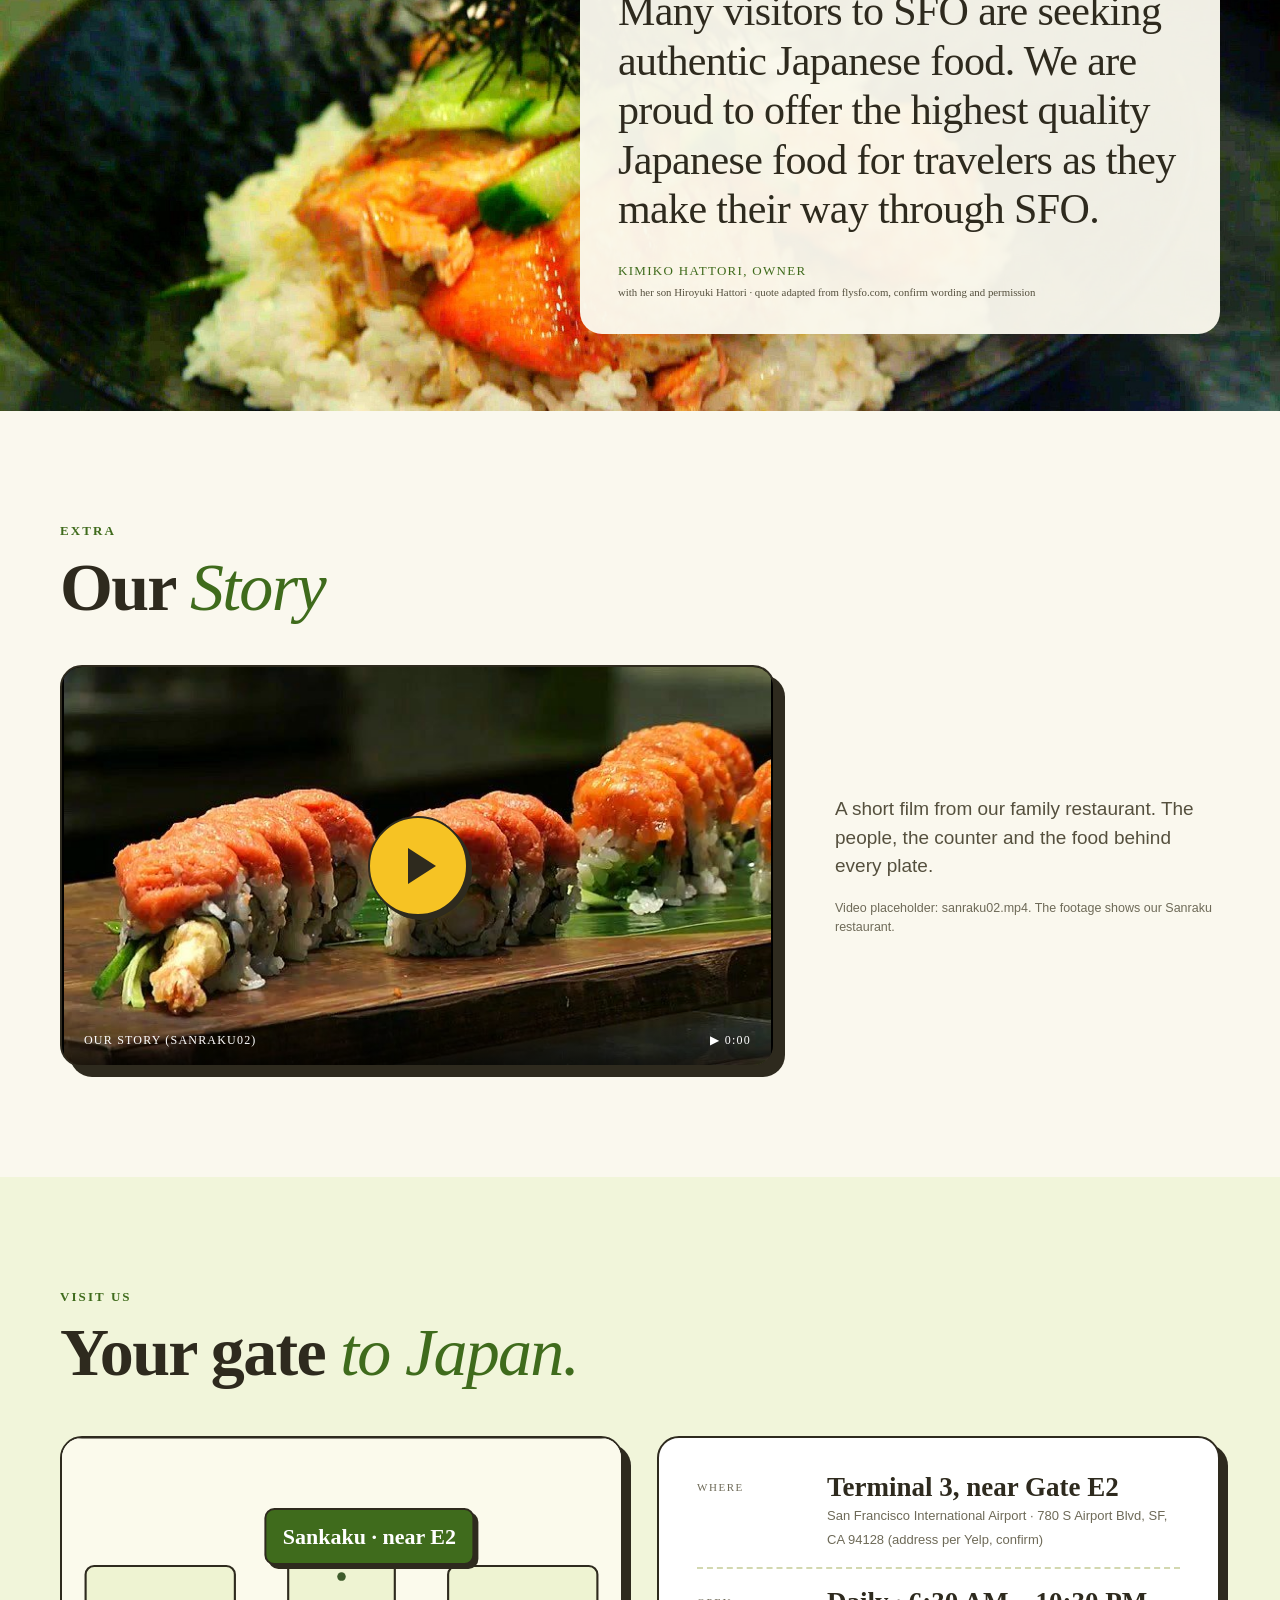
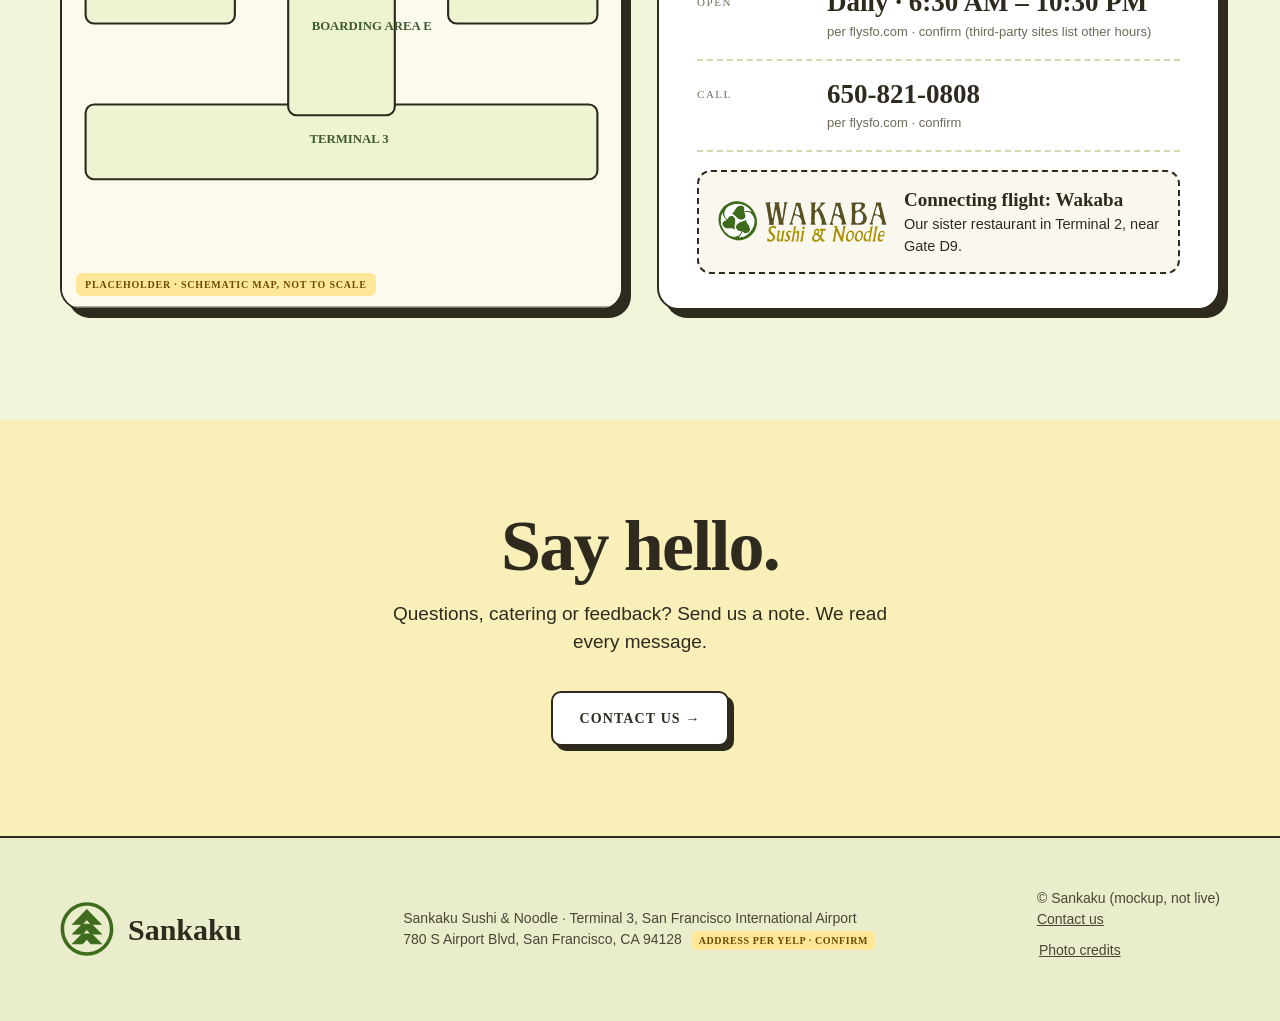
<file: b/index.html>
<!doctype html><html lang="en"><head><meta charset="utf-8"><meta name="robots" content="noindex"><meta name="viewport" content="width=device-width,initial-scale=1"><title>Sankaku Sushi & Noodle — SFO Terminal 3 · Mockup B</title>
<link rel="stylesheet" href="style.css"></head><body><div class="ticker"><span><b>SANKAKU</b> · TERMINAL 3</span><span>NEAR GATE E2</span><span>OPEN DAILY <b>06:30 – 22:30</b> <i style="font-style:normal;color:#D5D79A">(per flysfo.com · confirm)</i></span><span>SUSHI</span><span>RAMEN</span><span>BENTO</span><span>BEER &amp; SAKE</span><span>NOW BOARDING: LUNCH</span></div><nav class="top"><div class="wrap"><a href="index.html"><img src="../assets/logo/logo_sankaku_b.svg" alt="Sankaku Sushi &amp; Noodle"></a>
<ul><li><a href="index.html#board">Favorites</a></li><li><a href="menu.html" class="">Menu</a></li><li><a href="index.html#story">Our Story</a></li><li><a href="index.html#visit">Find Us</a></li></ul>
<a class="btn sm" href="https://sanraku.typeform.com/to/Hzg8wcPF">Contact</a></div></nav>
<header class="hero phero" style="--img:url(../assets/sf/sfo_gate_hall.jpg);--imgm:url(../assets/sf/sfo_gate_hall_m.jpg);--pos:50% 45%;--ar:4/3;--zh:420px"><div class="wrap">
 <div>
  <span class="chip" style="color:var(--brand);background:#fff">✈ Now boarding · Terminal 3</span>
  <h1>Your layover<br>just got <em>delicious.</em></h1>
  <p class="lead">Sushi, ramen and rice bowls, steps from Gate E2. Real Japanese food for travelers on the way in or on the way out.</p>
  <div class="m-photo"><img src="../assets/platter.jpg" alt=""></div>
  <div class="pass"><div class="l">
   <div class="full"><img src="../assets/logo/bg-sankaku.svg" style="filter:none;opacity:.9"><div><small>Restaurant</small><b>SANKAKU SUSHI &amp; NOODLE</b></div></div>
   <div><small>Terminal</small><b>T3</b></div><div><small>Near gate</small><b>E2</b></div><div><small>Open daily</small><b>06:30–22:30</b></div>
   <div style="grid-column:1/-1"><small>per flysfo.com · confirm hours · 650-821-0808 (confirm)</small></div></div>
   <div class="r"><div><small>Seat</small><b>Any <br>counter <br>seat</b></div></div></div>
  <div style="display:flex;gap:16px;margin-top:44px;flex-wrap:wrap"><a class="btn" href="menu.html">See the menu →</a><a class="btn white" href="#visit">Find us</a></div>
 </div>
 <div class="win"><div class="frame"><img src="../assets/platter.jpg" alt=""></div><div class="tag"><small>Departing for flavor</small>Sushi Deluxe $16.50</div><img class="mini" src="../assets/sake_labels.jpg" alt=""></div>
</div></header>
<section id="board" class="pbg" style="padding-top:50px;--img:url(../assets/sf/sfo_a380_bay.jpg);--imgm:url(../assets/sf/sfo_a380_bay_m.jpg);--pos:72% 45%;--ar:3/2;--zh:420px"><div class="wrap">
 <div class="hg"><div class="kicker">Departures</div><h2>Today’s <em>favorites</em></h2><p class="sub">Flights get delayed. Dinner shouldn’t. Our most-loved dishes, boarding now.</p></div>
 <div class="board"><div>
  <div class="hd"><span>Gate</span><span>Dish</span><span style="text-align:right">Price</span><span style="text-align:right">Status</span></div>
  <div class="row"><span class="g">S1</span><span class="n">Sushi Deluxe</span><span class="p">$16.50</span><span class="s">Featured</span></div>
  <div class="row"><span class="g">N6</span><span class="n">Ramen</span><span class="p">$12.95</span><span class="s">Featured</span></div>
  <div class="row"><span class="g">M6</span><span class="n">Rainbow Roll</span><span class="p">$13.50</span><span class="s b">Boarding</span></div>
  <div class="row"><span class="g">E2</span><span class="n">Salmon Bowl</span><span class="p">$13.50</span><span class="s b">Boarding</span></div>
  <div class="row"><span class="g">E7</span><span class="n">Bento Box</span><span class="p">$15.95</span><span class="s b">Boarding</span></div>
  <div class="row"><span class="g">N1</span><span class="n">Tempura Udon or Soba</span><span class="p">$12.95</span><span class="s b">Boarding</span></div>
  <div class="row"><span class="g">D6</span><span class="n">Bottled Sake</span><span class="p">$9.50</span><span class="s b">On ice</span></div>
 </div><div class="pic"><img src="../assets/nigiri_board.jpg"><span>Sushi Deluxe</span></div></div>
 <p class="note">Gate codes are decorative. Prices from the 2020 printed menu, to be confirmed. Food footage was shot in our sister restaurant’s kitchen (Wakaba): swap in Sankaku photos when available.</p>
</div></section>
<section style="background:var(--paper2)"><div class="wrap">
 <div class="kicker">Layover guide</div><h2>How long have <em>you got?</em></h2>
 <div class="lay">
  <div class="tix"><div class="im"><img src="../assets/grill2.jpg"><b>30 min</b></div><div class="bd"><h3>Grab &amp; go</h3><p>Boarding soon? A bento box or rice bowl to eat at the gate.</p><div class="pk"><span>Bento Box</span><span>$15.95</span></div></div></div>
  <div class="tix"><div class="im"><img src="../assets/ramen_bowl.jpg"><b>1 hour</b></div><div class="bd"><h3>Sit &amp; slurp</h3><p>Enough time for a hot bowl of noodles. Take it slow.</p><div class="pk"><span>Ramen</span><span>$12.95</span></div></div></div>
  <div class="tix"><div class="im"><img src="../assets/sake.jpg"><b>Delayed</b></div><div class="bd"><h3>Settle in</h3><p>Flight pushed back? Sushi platter, a cold beer or a little sake.</p><div class="pk"><span>Sushi Platter + Sake</span><span>$12.95 + $9.50</span></div></div></div>
 </div></div></section>
<section class="dests"><div class="wrap"><div class="kicker">Beyond the gate</div><h2>Next stop: <em>San Francisco.</em></h2><p class="sub">Long layover? The city is just outside: cable cars, painted houses, fog and a very good bridge. Come back hungry.</p>
 <div class="dest-wrap"><figure class="dest"><img src="../assets/sf/sf_cablecar.jpg" alt="A San Francisco cable car on the street"><div class="bd"><h3>Cable cars</h3><p>Ride a rolling landmark, then come back for ramen.</p></div></figure><figure class="dest"><img src="../assets/sf/sf_painted.jpg" alt="The Painted Ladies houses at Alamo Square, San Francisco"><div class="bd"><h3>The Painted Ladies</h3><p>Alamo Square’s famous row of houses, with the skyline behind.</p></div></figure><figure class="dest"><img src="../assets/sf/sf_ggb_north.jpg" alt="The Golden Gate Bridge rising out of the fog, San Francisco"><div class="bd"><h3>The Golden Gate</h3><p>Red towers, fog and the bay. A classic, even from a distance.</p></div></figure></div></div></section>
<section class="pol"><div class="wrap" style="text-align:center"><div class="kicker">Postcards from T3</div><h2>Wish you were <em>here.</em></h2>
 <div class="pols"><figure><img src="../assets/still_t3a_b.jpg"><figcaption>The counter</figcaption></figure><figure><img src="../assets/roll.jpg"><figcaption>Rainbow roll</figcaption></figure><figure><img src="../assets/chef.jpg"><figcaption>Made fresh</figcaption></figure><figure><img src="../assets/noodles.jpg"><figcaption>Noodle pull</figcaption></figure></div></div></section>
<div class="quote pband r" style="--img:url(../assets/salmon_bowl2.jpg);--imgm:url(../assets/salmon_bowl2_m.jpg);--pos:22% 50%;--ar:16/9;--mh:480px;--cw:640px"><div class="wrap"><div class="pcard"><div class="q">“</div><div><blockquote>Many visitors to SFO are seeking authentic Japanese food. We are proud to offer the highest quality Japanese food for travelers as they make their way through SFO.</blockquote><cite>Kimiko Hattori, owner<small>with her son Hiroyuki Hattori · quote adapted from flysfo.com, confirm wording and permission</small></cite></div></div></div></div>
<section class="story" id="story"><div class="wrap"><div class="kicker">Extra</div><h2>Our <em>Story</em></h2>
 <div class="grid" style="margin-top:44px"><div class="vid"><img src="../assets/story.jpg"><div class="play"></div><div class="cap"><span>Our Story (sanraku02)</span><span>▶ 0:00</span></div></div>
 <div><p class="sub" style="margin-top:0">A short film from our family restaurant. The people, the counter and the food behind every plate.</p><p class="stub">Video placeholder: sanraku02.mp4. The footage shows our Sanraku restaurant.</p></div></div></div></section>
<section class="visit" id="visit"><div class="wrap"><div class="kicker">Visit us</div><h2>Your gate <em>to Japan.</em></h2>
 <div class="grid"><div class="map"><svg viewBox="0 0 600 440" preserveAspectRatio="xMidYMid slice"><rect width="600" height="440" fill="#FBFAEC"/>
<g fill="#EEF3D2" stroke="#3E5B2B" stroke-width="2"><rect x="60" y="250" width="480" height="70" rx="8"/><rect x="250" y="90" width="100" height="170" rx="8"/><rect x="60" y="120" width="140" height="54" rx="8"/><rect x="400" y="120" width="140" height="54" rx="8"/></g>
<g font-family="Space Mono" font-size="12" font-weight="700" fill="#3E5B2B"><text x="270" y="286">TERMINAL 3</text><text x="272" y="180">BOARDING AREA E</text></g>
<g fill="#3E5B2B"><circle cx="300" cy="130" r="4"/><circle cx="300" cy="105" r="4"/><circle cx="330" cy="118" r="4"/></g><text x="338" y="122" font-family="Space Mono" font-size="11" fill="#3E5B2B">E2</text></svg><div class="pin">Sankaku · near E2</div><div class="ph">Placeholder · schematic map, not to scale</div></div>
 <div class="bp">
  <div class="row"><small>Where</small><div><b>Terminal 3, near Gate E2</b><span>San Francisco International Airport · 780 S Airport Blvd, SF, CA 94128 (address per Yelp, confirm)</span></div></div>
  <div class="row"><small>Open</small><div><b>Daily · 6:30 AM – 10:30 PM</b><span>per flysfo.com · confirm (third-party sites list other hours)</span></div></div>
  <div class="row"><small>Call</small><div><b>650-821-0808</b><span>per flysfo.com · confirm</span></div></div>
  <div class="conn"><img src="../assets/logo/logo_wakaba_b.svg"><div><b>Connecting flight: Wakaba</b><br>Our sister restaurant in Terminal 2, near Gate D9.</div></div>
 </div></div></div></section>
<div class="contact"><div class="wrap"><h2>Say hello.</h2><p>Questions, catering or feedback? Send us a note. We read every message.</p><a class="btn white" href="https://sanraku.typeform.com/to/Hzg8wcPF">Contact us →</a></div></div>
<footer><div class="wrap"><div class="b"><img src="../assets/logo/emblem-b.svg" alt="">Sankaku</div><div>Sankaku Sushi &amp; Noodle · Terminal 3, San Francisco International Airport<br>780 S Airport Blvd, San Francisco, CA 94128 <span class="ph-tag" style="margin-left:6px">address per Yelp · confirm</span></div><div>© Sankaku (mockup, not live)<br><a href="https://sanraku.typeform.com/to/Hzg8wcPF"><u>Contact us</u></a><br><a class="pc" href="../credits.html">Photo credits</a></div></div></footer>
<div class="sticky-cta"><a href="menu.html">Menu</a><a href="tel:+16508210808">Call</a><a href="index.html#visit">Find us</a></div></body></html>
</file>
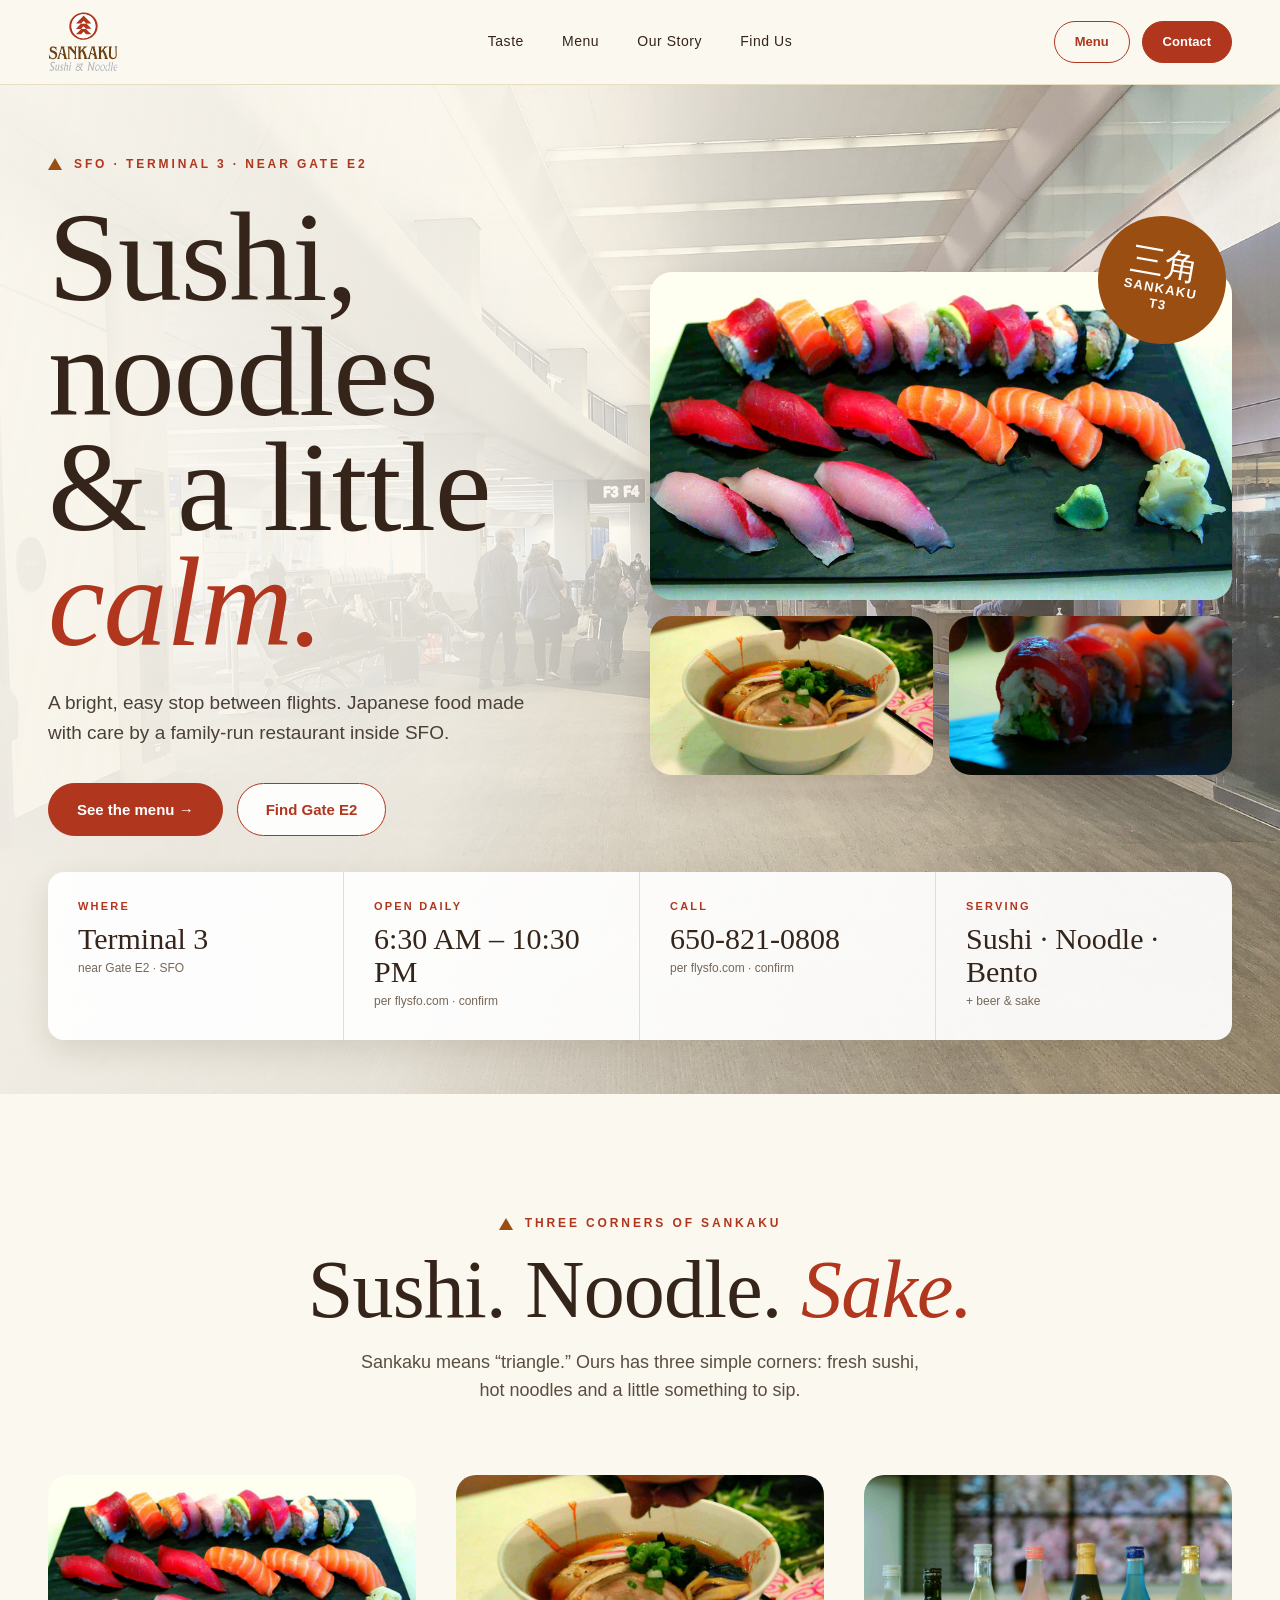
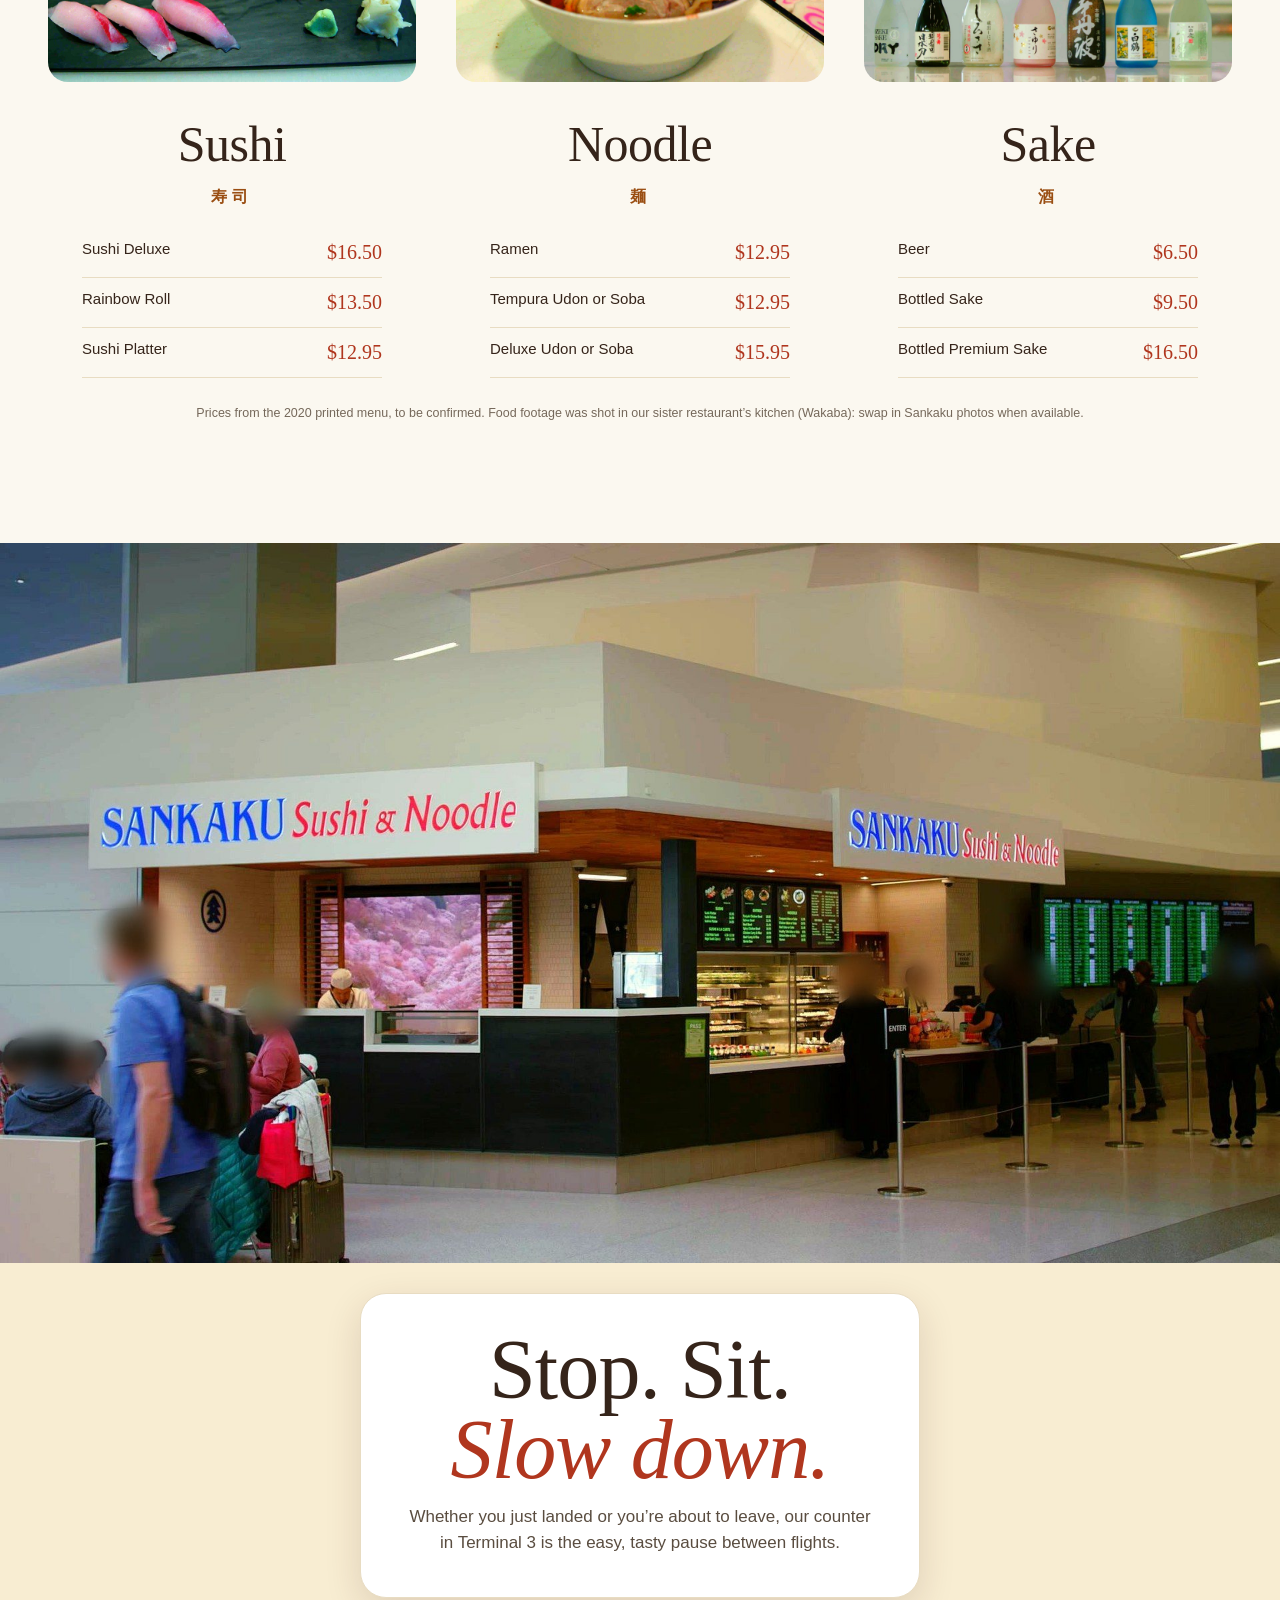
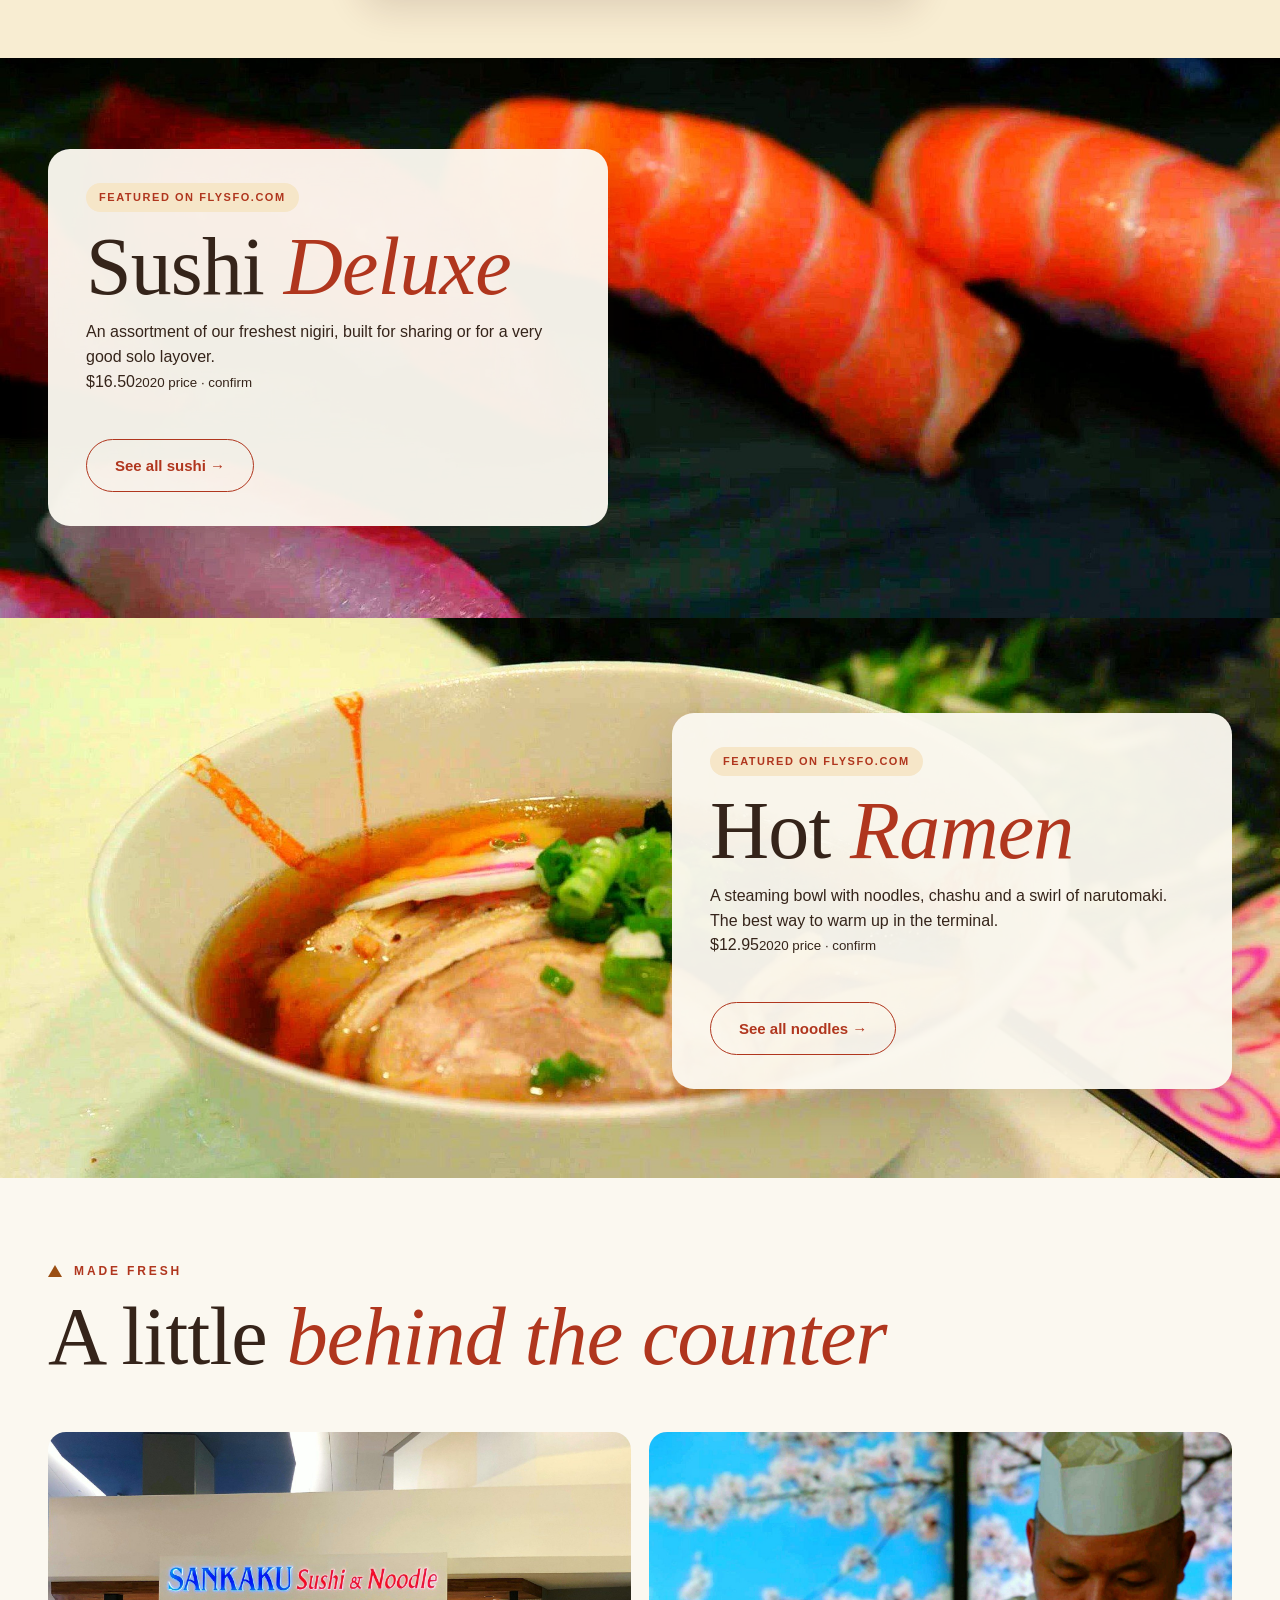
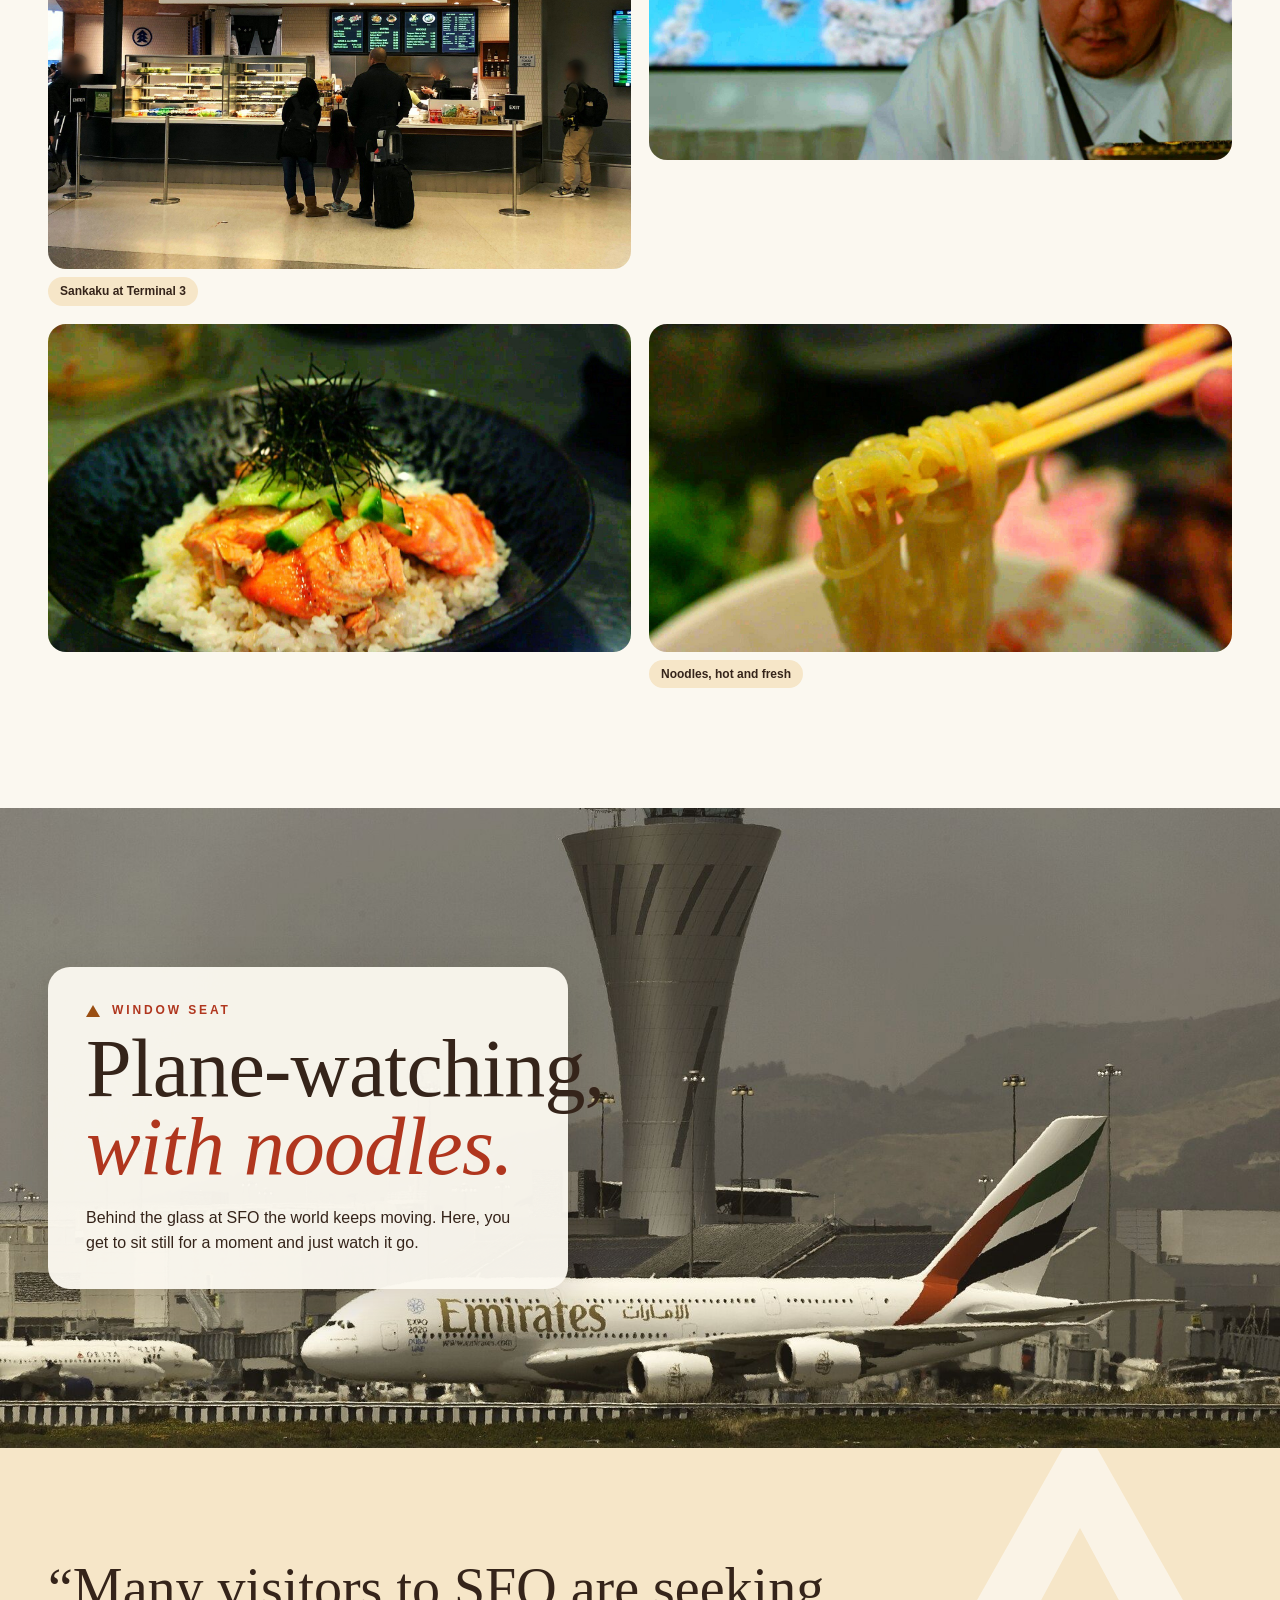
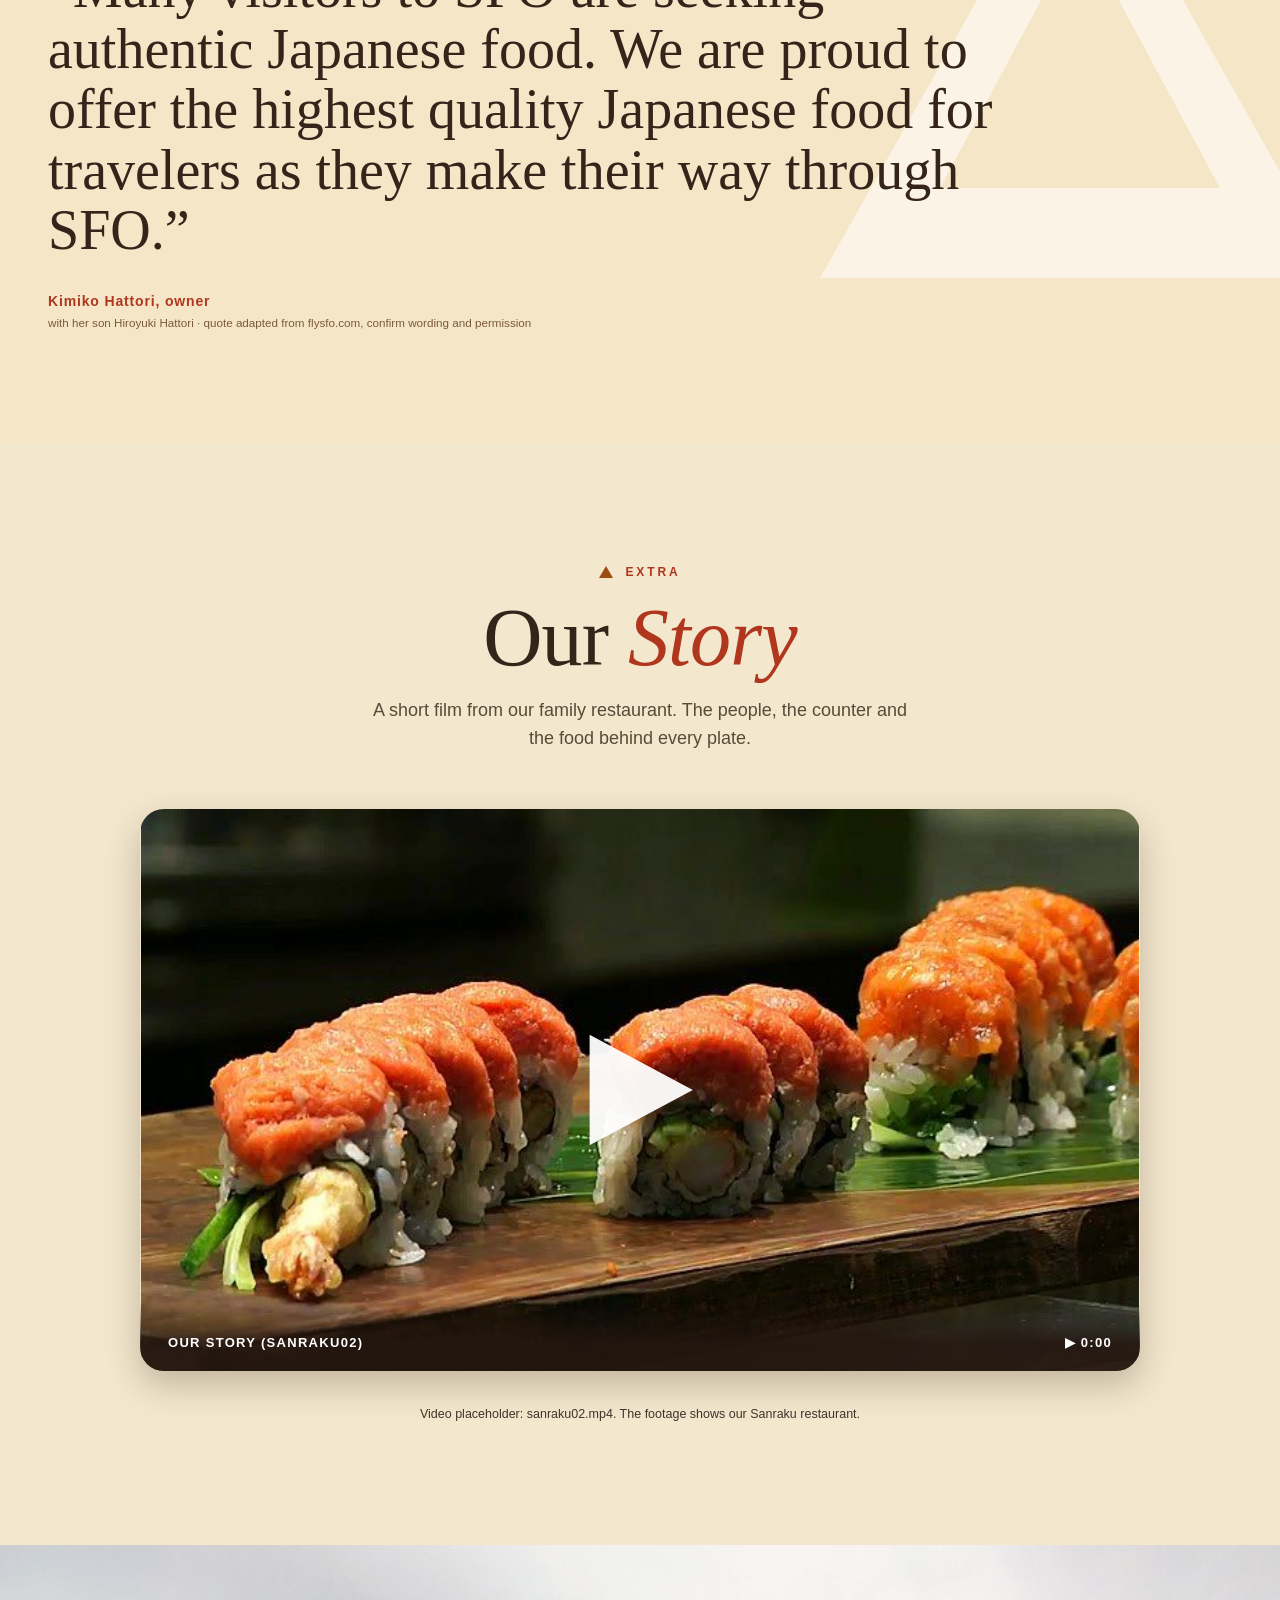
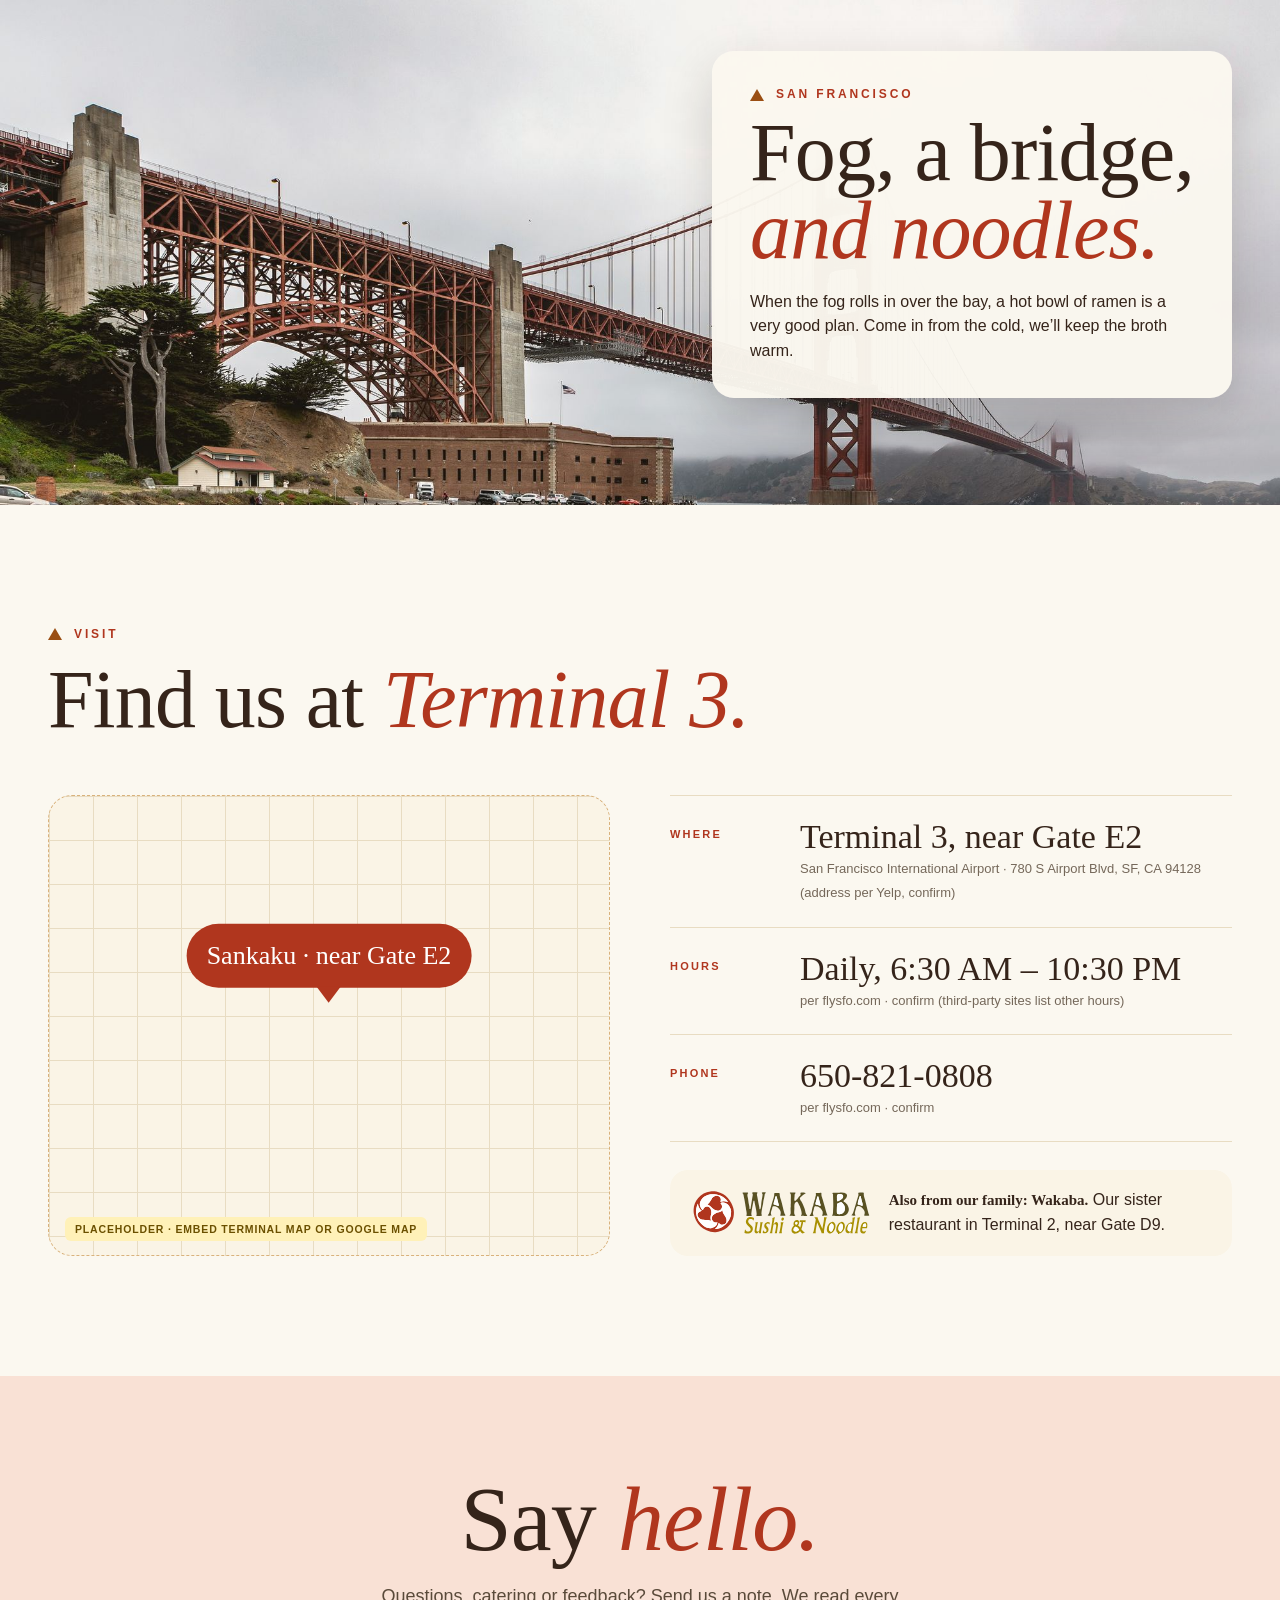
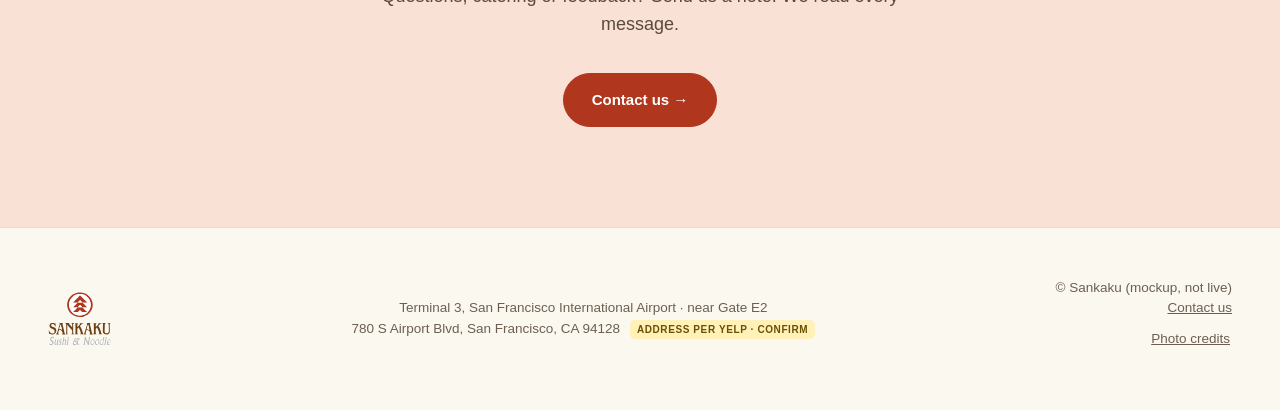
<file: c/index.html>
<!doctype html><html lang="en"><head><meta charset="utf-8"><meta name="robots" content="noindex"><meta name="viewport" content="width=device-width,initial-scale=1"><title>Sankaku Sushi & Noodle — SFO Terminal 3 · Mockup C</title>
<link rel="stylesheet" href="style.css"></head><body><nav class="top"><div class="wrap"><a href="index.html"><img src="../assets/logo/logo_sankaku_c.svg" alt="Sankaku Sushi &amp; Noodle"></a>
<ul><li><a href="index.html#corners">Taste</a></li><li><a href="menu.html" class="">Menu</a></li><li><a href="index.html#story">Our Story</a></li><li><a href="index.html#visit">Find Us</a></li></ul>
<div class="r"><a class="btn line sm" href="menu.html">Menu</a><a class="btn sm" href="https://sanraku.typeform.com/to/Hzg8wcPF">Contact</a></div></div></nav>
<header class="hero phero" style="--img:url(../assets/sf/sfo_t3_corridor.jpg);--imgm:url(../assets/sf/sfo_t3_corridor_m.jpg);--pos:50% 55%;--ar:4/3;--zh:420px"><div class="kanji">三角</div><div class="wrap">
 <div><div class="eyebrow">SFO · Terminal 3 · near Gate E2</div>
 <h1>Sushi, noodles<br>&amp; a little <i>calm.</i></h1>
 <p class="lead">A bright, easy stop between flights. Japanese food made with care by a family-run restaurant inside SFO.</p>
 <div class="cta"><a class="btn" href="menu.html">See the menu →</a><a class="btn line" href="#visit">Find Gate E2</a></div></div>
 <div class="collage"><div class="t t1 tri"><img src="../assets/platter.jpg"></div><div class="t t2 tri"><img src="../assets/ramen_bowl.jpg"></div><div class="t t3 tri"><img src="../assets/roll.jpg"></div><div class="dot"><div><b>三角</b>SANKAKU<br>T3</div></div></div>
</div>
<div class="wrap w2"><div class="info">
 <div><small>Where</small><b>Terminal 3</b><i>near Gate E2 · SFO</i></div>
 <div><small>Open daily</small><b>6:30 AM – 10:30 PM</b><i>per flysfo.com · confirm</i></div>
 <div><small>Call</small><b>650-821-0808</b><i>per flysfo.com · confirm</i></div>
 <div><small>Serving</small><b>Sushi · Noodle · Bento</b><i>+ beer &amp; sake</i></div></div></div></header>
<section id="corners"><div class="wrap" style="text-align:center"><div class="eyebrow" style="justify-content:center">Three corners of Sankaku</div>
 <h2>Sushi. Noodle. <i>Sake.</i></h2><p class="sub" style="margin:0 auto">Sankaku means “triangle.” Ours has three simple corners: fresh sushi, hot noodles and a little something to sip.</p>
 <div class="three">
  <div class="corner"><div class="tri"><img src="../assets/platter.jpg"></div><h3>Sushi</h3><div class="jp">寿司</div><ul><li><span>Sushi Deluxe</span><span>$16.50</span></li><li><span>Rainbow Roll</span><span>$13.50</span></li><li><span>Sushi Platter</span><span>$12.95</span></li></ul></div>
  <div class="corner"><div class="tri"><img src="../assets/ramen_bowl.jpg"></div><h3>Noodle</h3><div class="jp">麺</div><ul><li><span>Ramen</span><span>$12.95</span></li><li><span>Tempura Udon or Soba</span><span>$12.95</span></li><li><span>Deluxe Udon or Soba</span><span>$15.95</span></li></ul></div>
  <div class="corner"><div class="tri"><img src="../assets/sake.jpg"></div><h3>Sake</h3><div class="jp">酒</div><ul><li><span>Beer</span><span>$6.50</span></li><li><span>Bottled Sake</span><span>$9.50</span></li><li><span>Bottled Premium Sake</span><span>$16.50</span></li></ul></div>
 </div><p class="note">Prices from the 2020 printed menu, to be confirmed. Food footage was shot in our sister restaurant’s kitchen (Wakaba): swap in Sankaku photos when available.</p></div></section>
<section class="band" style="padding:0"><img src="../assets/ext_wide.jpg"><div class="wrap"><div class="bc"><h2>Stop. Sit.<br><i>Slow down.</i></h2><p>Whether you just landed or you’re about to leave, our counter in Terminal 3 is the easy, tasty pause between flights.</p></div></div></section>
<section class="pband sushi" style="--img:url(../assets/platter_mid.jpg);--imgm:url(../assets/platter_mid_m.jpg);--pos:50% 50%;--ar:16/9;--mh:560px;--cw:560px"><div class="wrap"><div class="pcard"><span class="tagpill">Featured on flysfo.com</span><h2 class="big">Sushi <i>Deluxe</i></h2><p>An assortment of our freshest nigiri, built for sharing or for a very good solo layover.</p><div class="price">$16.50<small>2020 price · confirm</small></div><div style="margin-top:22px"><a class="btn line" href="menu.html#sushi">See all sushi →</a></div></div></div></section>
<section class="pband r noodle" style="--img:url(../assets/ramen_bowl2.jpg);--imgm:url(../assets/ramen_bowl2_m.jpg);--pos:30% 50%;--ar:16/9;--mh:560px;--cw:560px"><div class="wrap"><div class="pcard"><span class="tagpill">Featured on flysfo.com</span><h2 class="big">Hot <i>Ramen</i></h2><p>A steaming bowl with noodles, chashu and a swirl of narutomaki. The best way to warm up in the terminal.</p><div class="price">$12.95<small>2020 price · confirm</small></div><div style="margin-top:22px"><a class="btn line" href="menu.html#noodle">See all noodles →</a></div></div></div></section>
<section style="padding-top:0"><div class="wrap"><div class="eyebrow">Made fresh</div><h2>A little <i>behind the counter</i></h2>
 <div class="bento"><div class="a"><img src="../assets/still_t3a_b.jpg"><span>Sankaku at Terminal 3</span></div><div><img src="../assets/chef.jpg"></div><div><img src="../assets/salmon_bowl2.jpg"></div><div class="d"><img src="../assets/noodles.jpg"><span>Noodles, hot and fresh</span></div></div></div></section>
<section class="pband sfo" style="--img:url(../assets/sf/sfo_tower_a380.jpg);--imgm:url(../assets/sf/sfo_tower_a380_m.jpg);--pos:45% 70%;--ar:3/2;--mh:640px;--cw:520px"><div class="wrap"><div class="pcard"><div class="eyebrow">Window seat</div><h2>Plane&#8209;watching,<br><i>with noodles.</i></h2><p>Behind the glass at SFO the world keeps moving. Here, you get to sit still for a moment and just watch it go.</p></div></div></section>
<div class="quote"><svg class="tris" viewBox="0 0 560 480"><g fill="#fff"><polygon points="280,10 540,470 20,470"/></g><g fill="#F6E6C8"><polygon points="280,120 420,380 140,380"/></g></svg><div class="wrap"><blockquote>“Many visitors to SFO are seeking authentic Japanese food. We are proud to offer the highest quality Japanese food for travelers as they make their way through SFO.”</blockquote><cite>Kimiko Hattori, owner<small>with her son Hiroyuki Hattori · quote adapted from flysfo.com, confirm wording and permission</small></cite></div></div>
<section class="story" id="story"><div class="wrap"><div class="eyebrow">Extra</div><h2>Our <i>Story</i></h2><p class="sub">A short film from our family restaurant. The people, the counter and the food behind every plate.</p>
 <div class="vid"><img src="../assets/story.jpg"><div class="play"></div><div class="cap"><span>Our Story (sanraku02)</span><span>▶ 0:00</span></div></div><p class="stub">Video placeholder: sanraku02.mp4. The footage shows our Sanraku restaurant.</p></div></section>
<section class="pband r sf" style="--img:url(../assets/sf/sf_ggb_fog.jpg);--imgm:url(../assets/sf/sf_ggb_fog_m.jpg);--pos:60% 40%;--ar:3/2;--mh:560px;--cw:520px"><div class="wrap"><div class="pcard"><div class="eyebrow">San Francisco</div><h2>Fog, a bridge,<br><i>and noodles.</i></h2><p>When the fog rolls in over the bay, a hot bowl of ramen is a very good plan. Come in from the cold, we’ll keep the broth warm.</p></div></div></section>
<section class="visit" id="visit"><div class="wrap"><div class="eyebrow">Visit</div><h2>Find us at <i>Terminal 3.</i></h2>
 <div class="grid"><div class="map"><div class="pin"><b>Sankaku · near Gate E2</b></div><div class="ph">Placeholder · embed terminal map or Google Map</div></div>
 <div class="det"><div class="row"><small>Where</small><div><b>Terminal 3, near Gate E2</b><span>San Francisco International Airport · 780 S Airport Blvd, SF, CA 94128 (address per Yelp, confirm)</span></div></div>
 <div class="row"><small>Hours</small><div><b>Daily, 6:30 AM – 10:30 PM</b><span>per flysfo.com · confirm (third-party sites list other hours)</span></div></div>
 <div class="row"><small>Phone</small><div><b>650-821-0808</b><span>per flysfo.com · confirm</span></div></div>
 <div class="sis"><img src="../assets/logo/logo_wakaba_c.svg"><div><b>Also from our family: Wakaba.</b> Our sister restaurant in Terminal 2, near Gate D9.</div></div></div></div></div></section>
<div class="contact"><div class="wrap"><h2>Say <i>hello.</i></h2><p>Questions, catering or feedback? Send us a note. We read every message.</p><a class="btn white" href="https://sanraku.typeform.com/to/Hzg8wcPF">Contact us →</a></div></div>
<footer><div class="wrap"><img src="../assets/logo/logo_sankaku_c.svg" alt="Sankaku"><div style="text-align:center">Terminal 3, San Francisco International Airport · near Gate E2<br>780 S Airport Blvd, San Francisco, CA 94128 <span class="ph-tag">address per Yelp · confirm</span></div><div style="text-align:right">© Sankaku (mockup, not live)<br><a href="https://sanraku.typeform.com/to/Hzg8wcPF"><u>Contact us</u></a><br><a class="pc" href="../credits.html">Photo credits</a></div></div></footer>
<div class="sticky-cta"><a href="menu.html">Menu</a><a href="tel:+16508210808">Call</a><a href="index.html#visit">Find us</a></div></body></html>
</file>
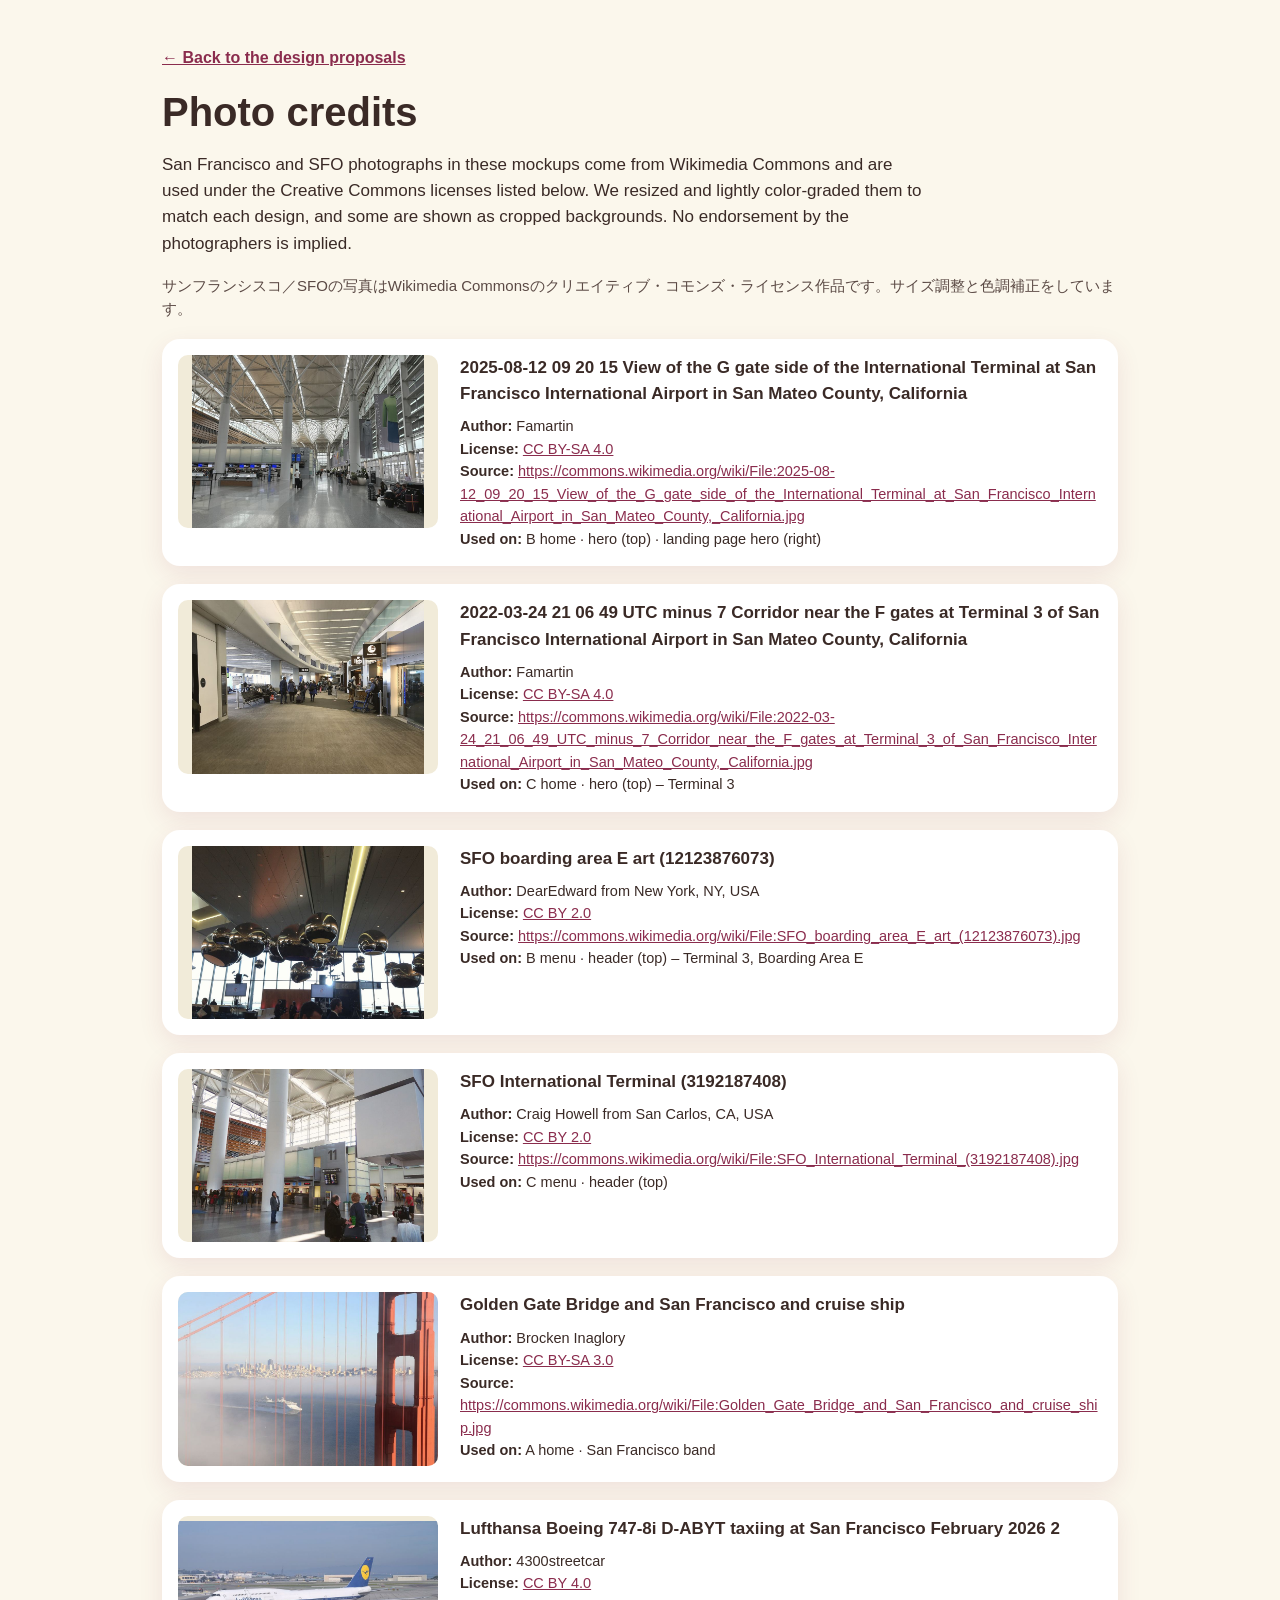
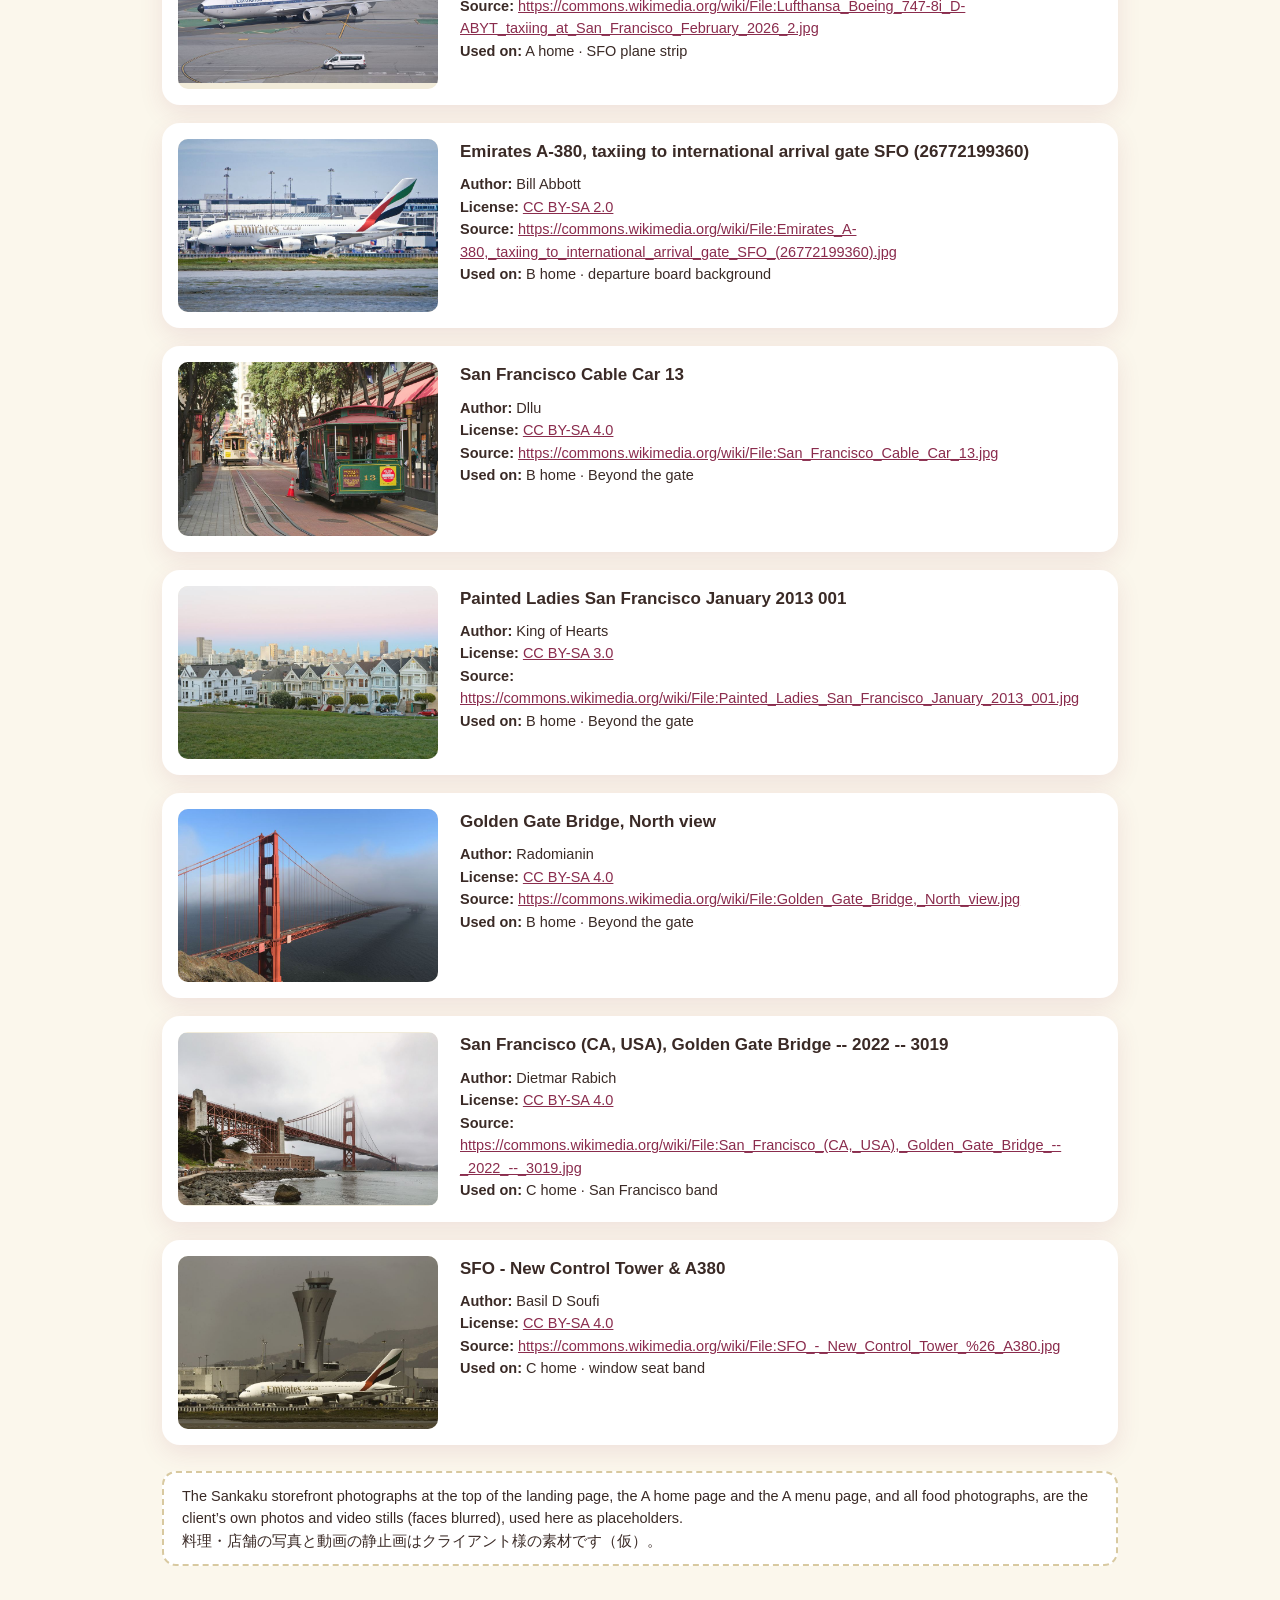
<file: credits.html>
<!doctype html><html lang="en"><head><meta charset="utf-8"><meta name="robots" content="noindex,nofollow"><meta name="viewport" content="width=device-width,initial-scale=1"><title>Photo credits · Sankaku @ SFO mockups</title>
<style>
*{box-sizing:border-box}body{margin:0;font-family:-apple-system,BlinkMacSystemFont,"Segoe UI","Hiragino Sans","Yu Gothic",Roboto,sans-serif;background:#FBF7EC;color:#3A2A26;line-height:1.55}
.wrap{max-width:1000px;margin:0 auto;padding:36px 22px 60px}
a{color:#8A2C4D}h1{font-size:clamp(28px,5vw,40px);margin:8px 0 10px;line-height:1.15}
.lead{font-size:17px;max-width:760px}.jp{color:#5B4A45;font-size:15px}
.cr{display:grid;grid-template-columns:260px 1fr;gap:22px;background:#fff;border-radius:18px;padding:16px;margin:18px 0;box-shadow:0 8px 24px rgba(138,44,77,.1);align-items:start}
.cr img{width:100%;height:auto;aspect-ratio:3/2;object-fit:contain;display:block;background:#F1EBD9;border-radius:10px}
.cr h2{font-size:17px;margin:0 0 8px;overflow-wrap:anywhere}.cr p{margin:0;font-size:14.5px;overflow-wrap:anywhere}
.back{display:inline-block;padding:10px 0;font-weight:700}
.note{background:#fff;border:2px dashed #D8C9A0;border-radius:14px;padding:12px 18px;font-size:14.5px;margin-top:26px}
@media(max-width:720px){.cr{grid-template-columns:1fr}.lead{font-size:15.5px}}
</style></head><body><div class="wrap">
<a class="back" href="index.html">← Back to the design proposals</a>
<h1>Photo credits</h1>
<p class="lead">San Francisco and SFO photographs in these mockups come from Wikimedia Commons and are used under the Creative Commons licenses listed below. We resized and lightly color-graded them to match each design, and some are shown as cropped backgrounds. No endorsement by the photographers is implied.</p>
<p class="jp">サンフランシスコ／SFOの写真はWikimedia Commonsのクリエイティブ・コモンズ・ライセンス作品です。サイズ調整と色調補正をしています。</p>
<article class="cr"><img src="assets/sf/sfo_gate_hall_m.jpg" alt="2025-08-12 09 20 15 View of the G gate side of the International Terminal at San Francisco International Airport in San Mateo County, California" loading="lazy"><div><h2>2025-08-12 09 20 15 View of the G gate side of the International Terminal at San Francisco International Airport in San Mateo County, California</h2><p><b>Author:</b> Famartin<br><b>License:</b> <a href="https://creativecommons.org/licenses/by-sa/4.0">CC BY-SA 4.0</a><br><b>Source:</b> <a href="https://commons.wikimedia.org/wiki/File:2025-08-12_09_20_15_View_of_the_G_gate_side_of_the_International_Terminal_at_San_Francisco_International_Airport_in_San_Mateo_County,_California.jpg">https://commons.wikimedia.org/wiki/File:2025-08-12_09_20_15_View_of_the_G_gate_side_of_the_International_Terminal_at_San_Francisco_International_Airport_in_San_Mateo_County,_California.jpg</a><br><b>Used on:</b> B home · hero (top) · landing page hero (right)</p></div></article>
<article class="cr"><img src="assets/sf/sfo_t3_corridor_m.jpg" alt="2022-03-24 21 06 49 UTC minus 7 Corridor near the F gates at Terminal 3 of San Francisco International Airport in San Mateo County, California" loading="lazy"><div><h2>2022-03-24 21 06 49 UTC minus 7 Corridor near the F gates at Terminal 3 of San Francisco International Airport in San Mateo County, California</h2><p><b>Author:</b> Famartin<br><b>License:</b> <a href="https://creativecommons.org/licenses/by-sa/4.0">CC BY-SA 4.0</a><br><b>Source:</b> <a href="https://commons.wikimedia.org/wiki/File:2022-03-24_21_06_49_UTC_minus_7_Corridor_near_the_F_gates_at_Terminal_3_of_San_Francisco_International_Airport_in_San_Mateo_County,_California.jpg">https://commons.wikimedia.org/wiki/File:2022-03-24_21_06_49_UTC_minus_7_Corridor_near_the_F_gates_at_Terminal_3_of_San_Francisco_International_Airport_in_San_Mateo_County,_California.jpg</a><br><b>Used on:</b> C home · hero (top) – Terminal 3</p></div></article>
<article class="cr"><img src="assets/sf/sfo_e_art_m.jpg" alt="SFO boarding area E art (12123876073)" loading="lazy"><div><h2>SFO boarding area E art (12123876073)</h2><p><b>Author:</b> DearEdward from New York, NY, USA<br><b>License:</b> <a href="https://creativecommons.org/licenses/by/2.0">CC BY 2.0</a><br><b>Source:</b> <a href="https://commons.wikimedia.org/wiki/File:SFO_boarding_area_E_art_(12123876073).jpg">https://commons.wikimedia.org/wiki/File:SFO_boarding_area_E_art_(12123876073).jpg</a><br><b>Used on:</b> B menu · header (top) – Terminal 3, Boarding Area E</p></div></article>
<article class="cr"><img src="assets/sf/sfo_intl_interior_m.jpg" alt="SFO International Terminal (3192187408)" loading="lazy"><div><h2>SFO International Terminal (3192187408)</h2><p><b>Author:</b> Craig Howell from San Carlos, CA, USA<br><b>License:</b> <a href="https://creativecommons.org/licenses/by/2.0">CC BY 2.0</a><br><b>Source:</b> <a href="https://commons.wikimedia.org/wiki/File:SFO_International_Terminal_(3192187408).jpg">https://commons.wikimedia.org/wiki/File:SFO_International_Terminal_(3192187408).jpg</a><br><b>Used on:</b> C menu · header (top)</p></div></article>
<article class="cr"><img src="assets/sf/sf_skyline_ship_m.jpg" alt="Golden Gate Bridge and San Francisco and cruise ship" loading="lazy"><div><h2>Golden Gate Bridge and San Francisco and cruise ship</h2><p><b>Author:</b> Brocken Inaglory<br><b>License:</b> <a href="https://creativecommons.org/licenses/by-sa/3.0">CC BY-SA 3.0</a><br><b>Source:</b> <a href="https://commons.wikimedia.org/wiki/File:Golden_Gate_Bridge_and_San_Francisco_and_cruise_ship.jpg">https://commons.wikimedia.org/wiki/File:Golden_Gate_Bridge_and_San_Francisco_and_cruise_ship.jpg</a><br><b>Used on:</b> A home · San Francisco band</p></div></article>
<article class="cr"><img src="assets/sf/sfo_lufthansa_m.jpg" alt="Lufthansa Boeing 747-8i D-ABYT taxiing at San Francisco February 2026 2" loading="lazy"><div><h2>Lufthansa Boeing 747-8i D-ABYT taxiing at San Francisco February 2026 2</h2><p><b>Author:</b> 4300streetcar<br><b>License:</b> <a href="https://creativecommons.org/licenses/by/4.0">CC BY 4.0</a><br><b>Source:</b> <a href="https://commons.wikimedia.org/wiki/File:Lufthansa_Boeing_747-8i_D-ABYT_taxiing_at_San_Francisco_February_2026_2.jpg">https://commons.wikimedia.org/wiki/File:Lufthansa_Boeing_747-8i_D-ABYT_taxiing_at_San_Francisco_February_2026_2.jpg</a><br><b>Used on:</b> A home · SFO plane strip</p></div></article>
<article class="cr"><img src="assets/sf/sfo_a380_bay_m.jpg" alt="Emirates A-380, taxiing to international arrival gate SFO (26772199360)" loading="lazy"><div><h2>Emirates A-380, taxiing to international arrival gate SFO (26772199360)</h2><p><b>Author:</b> Bill Abbott<br><b>License:</b> <a href="https://creativecommons.org/licenses/by-sa/2.0">CC BY-SA 2.0</a><br><b>Source:</b> <a href="https://commons.wikimedia.org/wiki/File:Emirates_A-380,_taxiing_to_international_arrival_gate_SFO_(26772199360).jpg">https://commons.wikimedia.org/wiki/File:Emirates_A-380,_taxiing_to_international_arrival_gate_SFO_(26772199360).jpg</a><br><b>Used on:</b> B home · departure board background</p></div></article>
<article class="cr"><img src="assets/sf/sf_cablecar_m.jpg" alt="San Francisco Cable Car 13" loading="lazy"><div><h2>San Francisco Cable Car 13</h2><p><b>Author:</b> Dllu<br><b>License:</b> <a href="https://creativecommons.org/licenses/by-sa/4.0">CC BY-SA 4.0</a><br><b>Source:</b> <a href="https://commons.wikimedia.org/wiki/File:San_Francisco_Cable_Car_13.jpg">https://commons.wikimedia.org/wiki/File:San_Francisco_Cable_Car_13.jpg</a><br><b>Used on:</b> B home · Beyond the gate</p></div></article>
<article class="cr"><img src="assets/sf/sf_painted_m.jpg" alt="Painted Ladies San Francisco January 2013 001" loading="lazy"><div><h2>Painted Ladies San Francisco January 2013 001</h2><p><b>Author:</b> King of Hearts<br><b>License:</b> <a href="https://creativecommons.org/licenses/by-sa/3.0">CC BY-SA 3.0</a><br><b>Source:</b> <a href="https://commons.wikimedia.org/wiki/File:Painted_Ladies_San_Francisco_January_2013_001.jpg">https://commons.wikimedia.org/wiki/File:Painted_Ladies_San_Francisco_January_2013_001.jpg</a><br><b>Used on:</b> B home · Beyond the gate</p></div></article>
<article class="cr"><img src="assets/sf/sf_ggb_north_m.jpg" alt="Golden Gate Bridge, North view" loading="lazy"><div><h2>Golden Gate Bridge, North view</h2><p><b>Author:</b> Radomianin<br><b>License:</b> <a href="https://creativecommons.org/licenses/by-sa/4.0">CC BY-SA 4.0</a><br><b>Source:</b> <a href="https://commons.wikimedia.org/wiki/File:Golden_Gate_Bridge,_North_view.jpg">https://commons.wikimedia.org/wiki/File:Golden_Gate_Bridge,_North_view.jpg</a><br><b>Used on:</b> B home · Beyond the gate</p></div></article>
<article class="cr"><img src="assets/sf/sf_ggb_fog_m.jpg" alt="San Francisco (CA, USA), Golden Gate Bridge -- 2022 -- 3019" loading="lazy"><div><h2>San Francisco (CA, USA), Golden Gate Bridge -- 2022 -- 3019</h2><p><b>Author:</b> Dietmar Rabich<br><b>License:</b> <a href="https://creativecommons.org/licenses/by-sa/4.0">CC BY-SA 4.0</a><br><b>Source:</b> <a href="https://commons.wikimedia.org/wiki/File:San_Francisco_(CA,_USA),_Golden_Gate_Bridge_--_2022_--_3019.jpg">https://commons.wikimedia.org/wiki/File:San_Francisco_(CA,_USA),_Golden_Gate_Bridge_--_2022_--_3019.jpg</a><br><b>Used on:</b> C home · San Francisco band</p></div></article>
<article class="cr"><img src="assets/sf/sfo_tower_a380_m.jpg" alt="SFO - New Control Tower &amp; A380" loading="lazy"><div><h2>SFO - New Control Tower &amp; A380</h2><p><b>Author:</b> Basil D Soufi<br><b>License:</b> <a href="https://creativecommons.org/licenses/by-sa/4.0">CC BY-SA 4.0</a><br><b>Source:</b> <a href="https://commons.wikimedia.org/wiki/File:SFO_-_New_Control_Tower_%26_A380.jpg">https://commons.wikimedia.org/wiki/File:SFO_-_New_Control_Tower_%26_A380.jpg</a><br><b>Used on:</b> C home · window seat band</p></div></article>
<div class="note">The Sankaku storefront photographs at the top of the landing page, the A home page and the A menu page, and all food photographs, are the client’s own photos and video stills (faces blurred), used here as placeholders.<br>料理・店舗の写真と動画の静止画はクライアント様の素材です（仮）。</div>
</div></body></html>
</file>
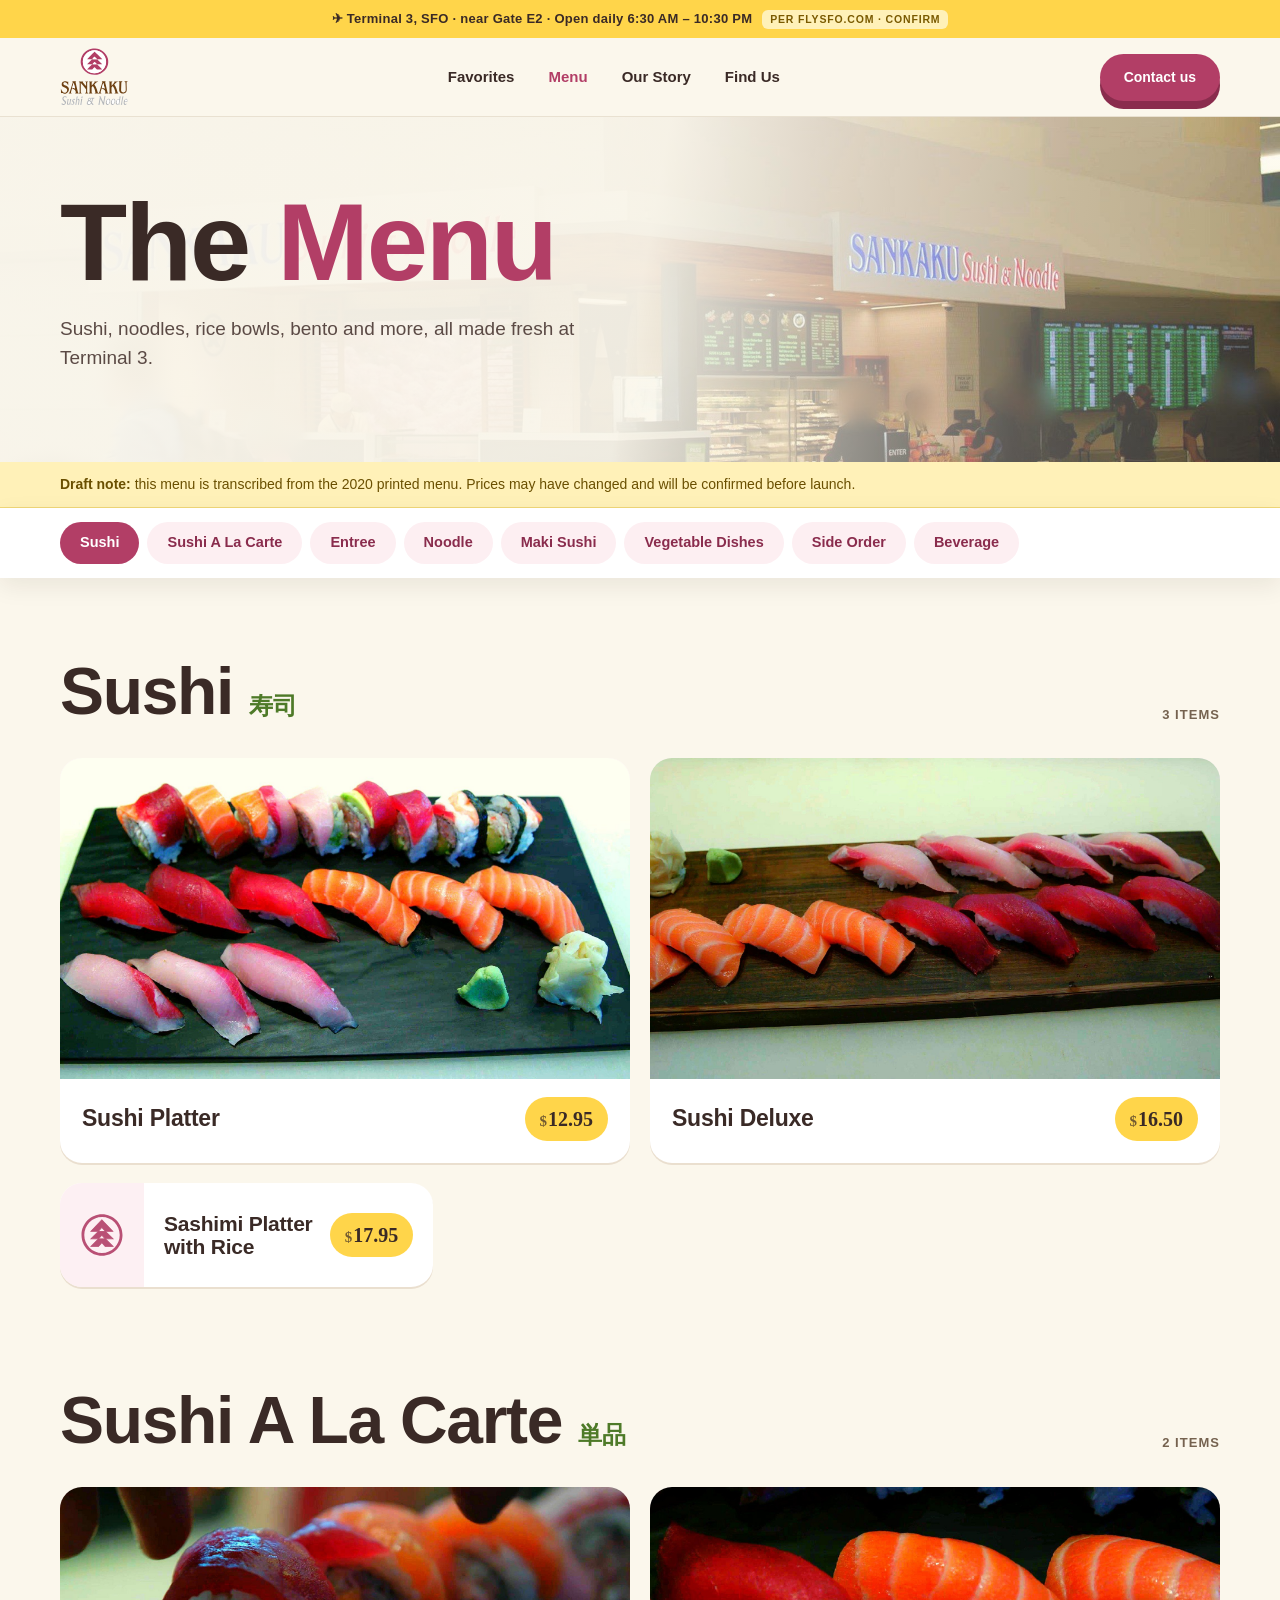
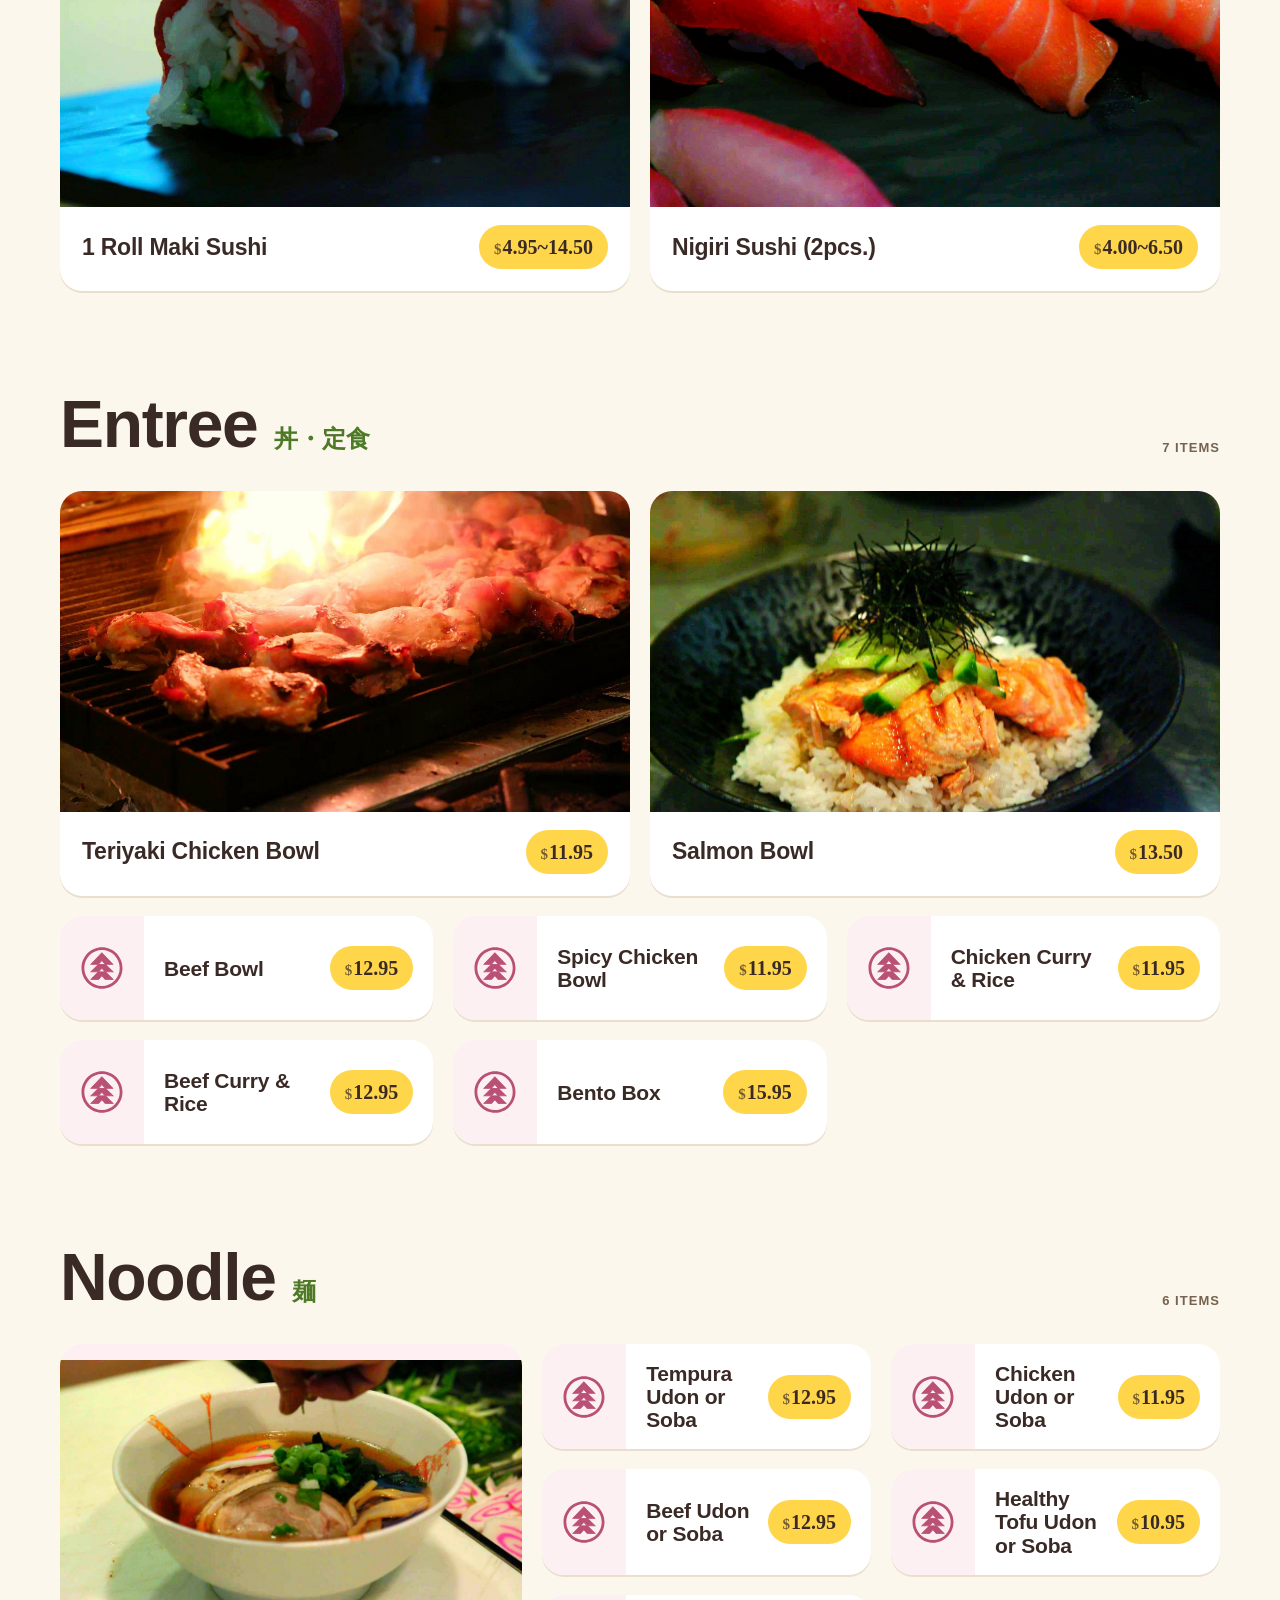
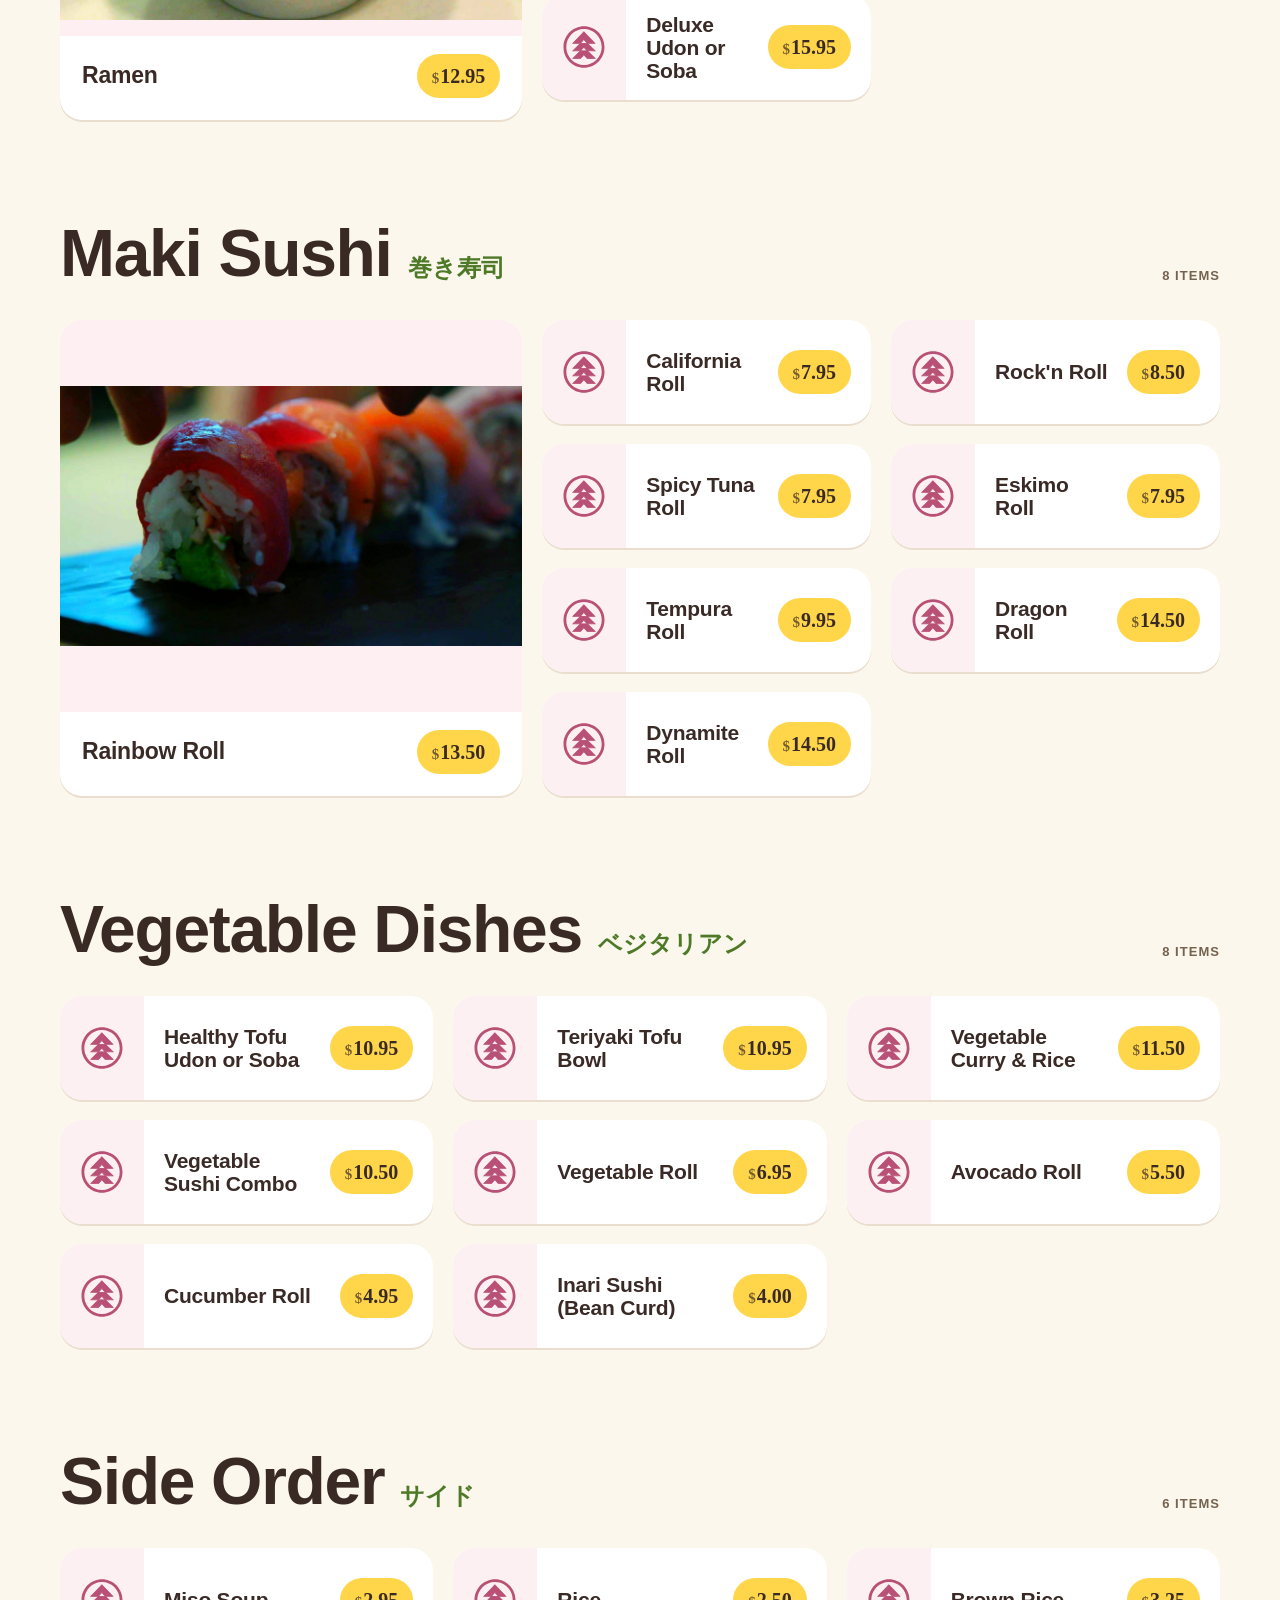
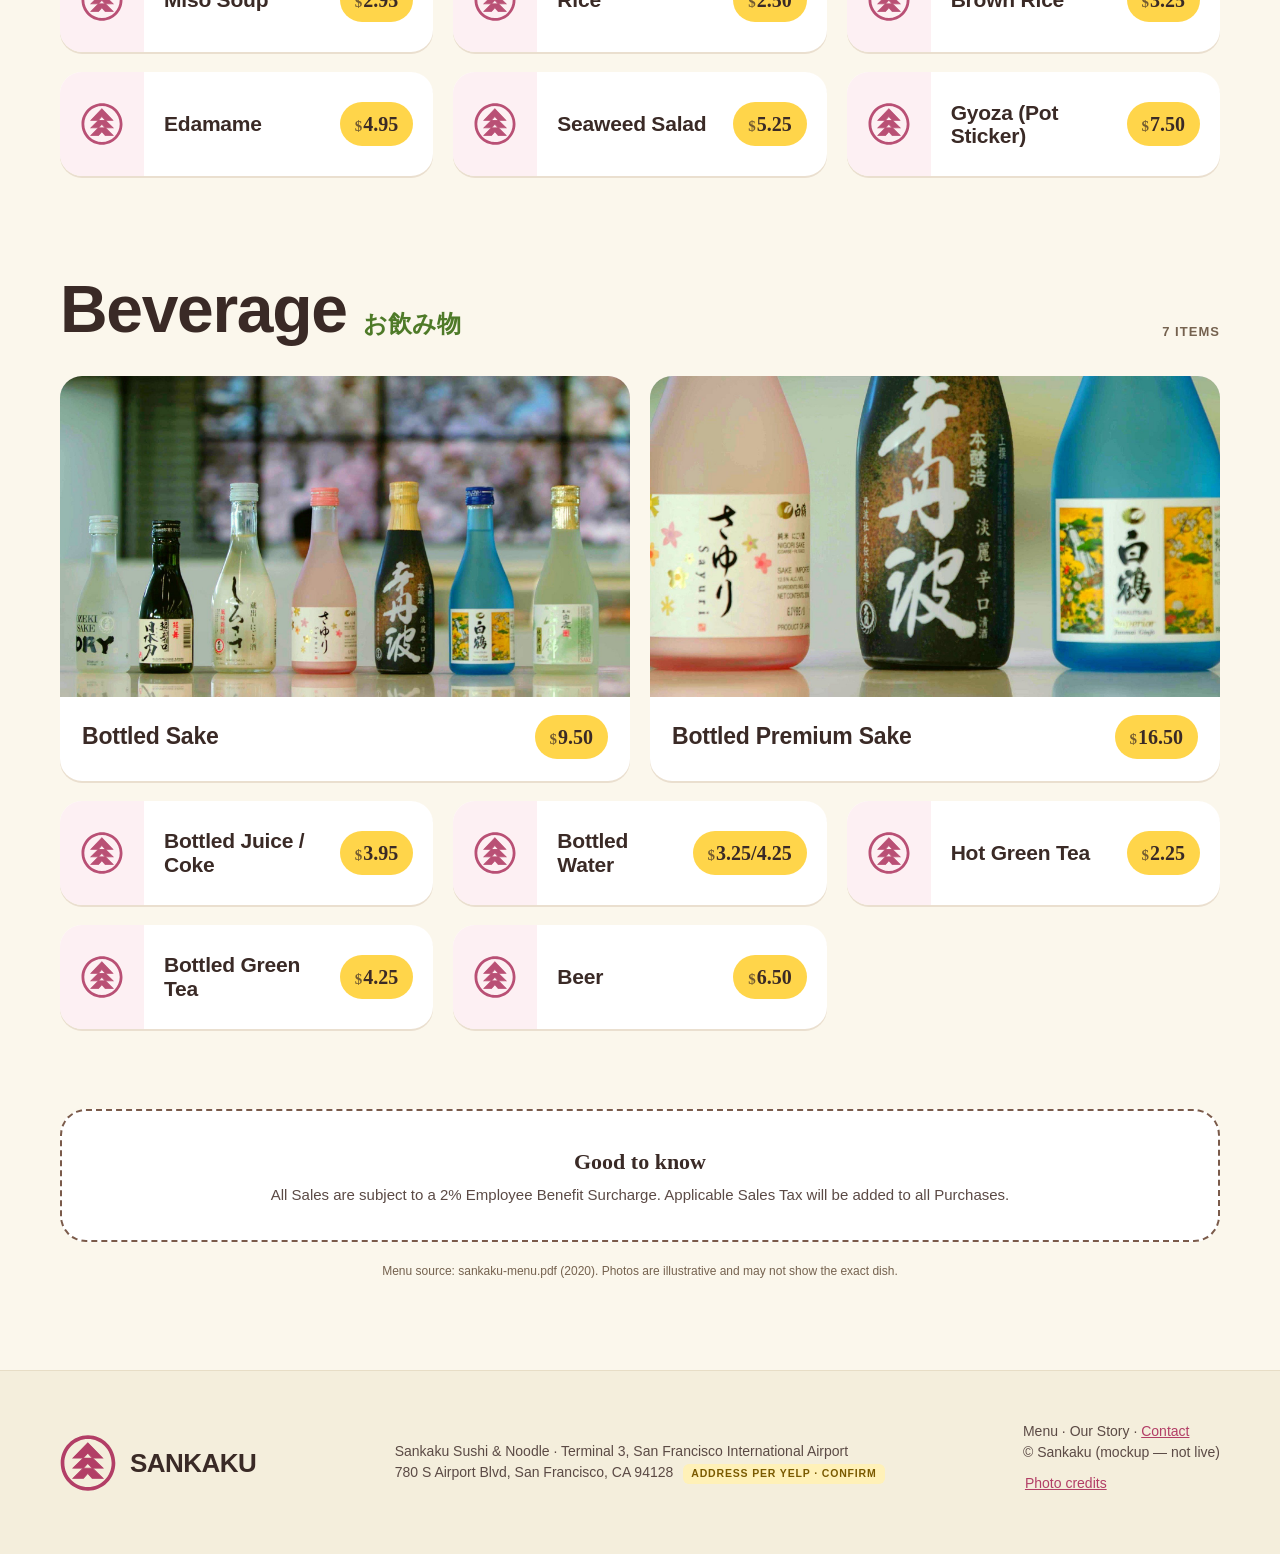
<file: a/menu.html>
<!doctype html><html lang="en"><head><meta charset="utf-8"><meta name="robots" content="noindex"><meta name="viewport" content="width=device-width,initial-scale=1"><title>Menu — Sankaku Sushi & Noodle · Mockup A</title>
<link rel="stylesheet" href="style.css"></head><body><div class="strip">✈ <b>Terminal 3</b>, SFO · near <b>Gate E2</b> · Open daily 6:30 AM – 10:30 PM <span class="ph-tag">per flysfo.com · confirm</span></div><nav class="top"><div class="wrap"><a href="index.html"><img class="logo" src="../assets/logo/logo_sankaku_a.svg" alt="Sankaku Sushi &amp; Noodle"></a>
<ul><li><a href="index.html#favs">Favorites</a></li><li><a href="menu.html" class="on">Menu</a></li><li><a href="index.html#story">Our Story</a></li><li><a href="index.html#visit">Find Us</a></li></ul>
<a class="btn pri sm" href="https://sanraku.typeform.com/to/Hzg8wcPF">Contact us</a></div></nav>
<header class="mh phero" style="--img:url(../assets/sf/store_wide.jpg);--imgm:url(../assets/sf/store_wide_m.jpg);--pos:50% 40%;--ar:16/9;--zh:360px"><img class="wm" src="../assets/logo/emblem-white.svg"><div class="wrap"><h1>The <em>Menu</em></h1><p>Sushi, noodles, rice bowls, bento and more, all made fresh at Terminal 3.</p></div></header>
<div class="mnote"><div class="wrap"><b>Draft note:</b> this menu is transcribed from the 2020 printed menu. Prices may have changed and will be confirmed before launch.</div></div>
<div class="catnav"><div class="wrap"><a href="#sushi">Sushi</a><a href="#alacarte">Sushi A La Carte</a><a href="#entree">Entree</a><a href="#noodle">Noodle</a><a href="#maki">Maki Sushi</a><a href="#veg">Vegetable Dishes</a><a href="#side">Side Order</a><a href="#bev">Beverage</a></div></div>
<section class="cat" id="sushi"><div class="wrap"><div class="hd"><h2>Sushi<small>寿司</small></h2><span class="cnt">3 ITEMS</span></div><div class="items" style="grid-template-columns:repeat(2,1fr);--ar:16/8"><div class="dish"><div class="ph"><img src="../assets/platter.jpg" alt="Sushi Platter"></div><div class="nm"><h3>Sushi Platter</h3><span class="price">12.95</span></div></div><div class="dish"><div class="ph"><img src="../assets/nigiri_board.jpg" alt="Sushi Deluxe"></div><div class="nm"><h3>Sushi Deluxe</h3><span class="price">16.50</span></div></div></div><div class="items pl" style="margin-top:20px"><div class="dish plain"><div class="em"></div><div class="nm"><h3>Sashimi Platter with Rice</h3><span class="price">17.95</span></div></div></div></div></section><section class="cat" id="alacarte"><div class="wrap"><div class="hd"><h2>Sushi A La Carte<small>単品</small></h2><span class="cnt">2 ITEMS</span></div><div class="items" style="grid-template-columns:repeat(2,1fr);--ar:16/8"><div class="dish"><div class="ph"><img src="../assets/roll.jpg" alt="1 Roll Maki Sushi"></div><div class="nm"><h3>1 Roll Maki Sushi</h3><span class="price">4.95~14.50</span></div></div><div class="dish"><div class="ph"><img src="../assets/nigiri_close.jpg" alt="Nigiri Sushi (2pcs.)"></div><div class="nm"><h3>Nigiri Sushi (2pcs.)</h3><span class="price">4.00~6.50</span></div></div></div></div></section><section class="cat" id="entree"><div class="wrap"><div class="hd"><h2>Entree<small>丼・定食</small></h2><span class="cnt">7 ITEMS</span></div><div class="items" style="grid-template-columns:repeat(2,1fr);--ar:16/8"><div class="dish"><div class="ph"><img src="../assets/grill2.jpg" alt="Teriyaki Chicken Bowl"></div><div class="nm"><h3>Teriyaki Chicken Bowl</h3><span class="price">11.95</span></div></div><div class="dish"><div class="ph"><img src="../assets/salmon_bowl2.jpg" alt="Salmon Bowl"></div><div class="nm"><h3>Salmon Bowl</h3><span class="price">13.50</span></div></div></div><div class="items pl" style="margin-top:20px"><div class="dish plain"><div class="em"></div><div class="nm"><h3>Beef Bowl</h3><span class="price">12.95</span></div></div><div class="dish plain"><div class="em"></div><div class="nm"><h3>Spicy Chicken Bowl</h3><span class="price">11.95</span></div></div><div class="dish plain"><div class="em"></div><div class="nm"><h3>Chicken Curry & Rice</h3><span class="price">11.95</span></div></div><div class="dish plain"><div class="em"></div><div class="nm"><h3>Beef Curry & Rice</h3><span class="price">12.95</span></div></div><div class="dish plain"><div class="em"></div><div class="nm"><h3>Bento Box</h3><span class="price">15.95</span></div></div></div></div></section><section class="cat" id="noodle"><div class="wrap"><div class="hd"><h2>Noodle<small>麺</small></h2><span class="cnt">6 ITEMS</span></div><div class="items one"><div class="tallwrap"><div class="dish"><div class="ph"><img src="../assets/ramen_bowl.jpg" alt="Ramen"></div><div class="nm"><h3>Ramen</h3><span class="price">12.95</span></div></div></div><div class="dish plain"><div class="em"></div><div class="nm"><h3>Tempura Udon or Soba</h3><span class="price">12.95</span></div></div><div class="dish plain"><div class="em"></div><div class="nm"><h3>Chicken Udon or Soba</h3><span class="price">11.95</span></div></div><div class="dish plain"><div class="em"></div><div class="nm"><h3>Beef Udon or Soba</h3><span class="price">12.95</span></div></div><div class="dish plain"><div class="em"></div><div class="nm"><h3>Healthy Tofu Udon or Soba</h3><span class="price">10.95</span></div></div><div class="dish plain"><div class="em"></div><div class="nm"><h3>Deluxe Udon or Soba</h3><span class="price">15.95</span></div></div></div></div></section><section class="cat" id="maki"><div class="wrap"><div class="hd"><h2>Maki Sushi<small>巻き寿司</small></h2><span class="cnt">8 ITEMS</span></div><div class="items one"><div class="tallwrap"><div class="dish"><div class="ph"><img src="../assets/roll.jpg" alt="Rainbow Roll"></div><div class="nm"><h3>Rainbow Roll</h3><span class="price">13.50</span></div></div></div><div class="dish plain"><div class="em"></div><div class="nm"><h3>California Roll</h3><span class="price">7.95</span></div></div><div class="dish plain"><div class="em"></div><div class="nm"><h3>Rock'n Roll</h3><span class="price">8.50</span></div></div><div class="dish plain"><div class="em"></div><div class="nm"><h3>Spicy Tuna Roll</h3><span class="price">7.95</span></div></div><div class="dish plain"><div class="em"></div><div class="nm"><h3>Eskimo Roll</h3><span class="price">7.95</span></div></div><div class="dish plain"><div class="em"></div><div class="nm"><h3>Tempura Roll</h3><span class="price">9.95</span></div></div><div class="dish plain"><div class="em"></div><div class="nm"><h3>Dragon Roll</h3><span class="price">14.50</span></div></div><div class="dish plain"><div class="em"></div><div class="nm"><h3>Dynamite Roll</h3><span class="price">14.50</span></div></div></div></div></section><section class="cat" id="veg"><div class="wrap"><div class="hd"><h2>Vegetable Dishes<small>ベジタリアン</small></h2><span class="cnt">8 ITEMS</span></div><div class="items pl" style="margin-top:20px"><div class="dish plain"><div class="em"></div><div class="nm"><h3>Healthy Tofu Udon or Soba</h3><span class="price">10.95</span></div></div><div class="dish plain"><div class="em"></div><div class="nm"><h3>Teriyaki Tofu Bowl</h3><span class="price">10.95</span></div></div><div class="dish plain"><div class="em"></div><div class="nm"><h3>Vegetable Curry & Rice</h3><span class="price">11.50</span></div></div><div class="dish plain"><div class="em"></div><div class="nm"><h3>Vegetable Sushi Combo</h3><span class="price">10.50</span></div></div><div class="dish plain"><div class="em"></div><div class="nm"><h3>Vegetable Roll</h3><span class="price">6.95</span></div></div><div class="dish plain"><div class="em"></div><div class="nm"><h3>Avocado Roll</h3><span class="price">5.50</span></div></div><div class="dish plain"><div class="em"></div><div class="nm"><h3>Cucumber Roll</h3><span class="price">4.95</span></div></div><div class="dish plain"><div class="em"></div><div class="nm"><h3>Inari Sushi (Bean Curd)</h3><span class="price">4.00</span></div></div></div></div></section><section class="cat" id="side"><div class="wrap"><div class="hd"><h2>Side Order<small>サイド</small></h2><span class="cnt">6 ITEMS</span></div><div class="items pl" style="margin-top:20px"><div class="dish plain"><div class="em"></div><div class="nm"><h3>Miso Soup</h3><span class="price">2.95</span></div></div><div class="dish plain"><div class="em"></div><div class="nm"><h3>Rice</h3><span class="price">2.50</span></div></div><div class="dish plain"><div class="em"></div><div class="nm"><h3>Brown Rice</h3><span class="price">3.25</span></div></div><div class="dish plain"><div class="em"></div><div class="nm"><h3>Edamame</h3><span class="price">4.95</span></div></div><div class="dish plain"><div class="em"></div><div class="nm"><h3>Seaweed Salad</h3><span class="price">5.25</span></div></div><div class="dish plain"><div class="em"></div><div class="nm"><h3>Gyoza (Pot Sticker)</h3><span class="price">7.50</span></div></div></div></div></section><section class="cat" id="bev"><div class="wrap"><div class="hd"><h2>Beverage<small>お飲み物</small></h2><span class="cnt">7 ITEMS</span></div><div class="items" style="grid-template-columns:repeat(2,1fr);--ar:16/8"><div class="dish"><div class="ph"><img src="../assets/sake.jpg" alt="Bottled Sake"></div><div class="nm"><h3>Bottled Sake</h3><span class="price">9.50</span></div></div><div class="dish"><div class="ph"><img src="../assets/sake_labels.jpg" alt="Bottled Premium Sake"></div><div class="nm"><h3>Bottled Premium Sake</h3><span class="price">16.50</span></div></div></div><div class="items pl" style="margin-top:20px"><div class="dish plain"><div class="em"></div><div class="nm"><h3>Bottled Juice / Coke</h3><span class="price">3.95</span></div></div><div class="dish plain"><div class="em"></div><div class="nm"><h3>Bottled Water</h3><span class="price">3.25/4.25</span></div></div><div class="dish plain"><div class="em"></div><div class="nm"><h3>Hot Green Tea</h3><span class="price">2.25</span></div></div><div class="dish plain"><div class="em"></div><div class="nm"><h3>Bottled Green Tea</h3><span class="price">4.25</span></div></div><div class="dish plain"><div class="em"></div><div class="nm"><h3>Beer</h3><span class="price">6.50</span></div></div></div></div></section>
<div class="wrap"><div class="foot"><b>Good to know</b>All Sales are subject to a 2% Employee Benefit Surcharge. Applicable Sales Tax will be added to all Purchases.</div><p class="src">Menu source: sankaku-menu.pdf (2020). Photos are illustrative and may not show the exact dish.</p></div>
<footer><div class="wrap"><div style="display:flex;align-items:center;gap:14px"><img src="../assets/logo/emblem-a.svg" alt="Sankaku"><span class="disp" style="font-size:26px;color:#fff;font-weight:800">SANKAKU</span></div><div>Sankaku Sushi &amp; Noodle · Terminal 3, San Francisco International Airport<br>780 S Airport Blvd, San Francisco, CA 94128 <span class="ph-tag">address per Yelp · confirm</span></div><div>Menu · Our Story · <a href="https://sanraku.typeform.com/to/Hzg8wcPF"><u>Contact</u></a><br>© Sankaku (mockup — not live)<br><a class="pc" href="../credits.html">Photo credits</a></div></div></footer>
<div class="sticky-cta"><a href="menu.html">Menu</a><a href="tel:+16508210808">Call</a><a href="index.html#visit">Find us</a></div></body></html>
</file>
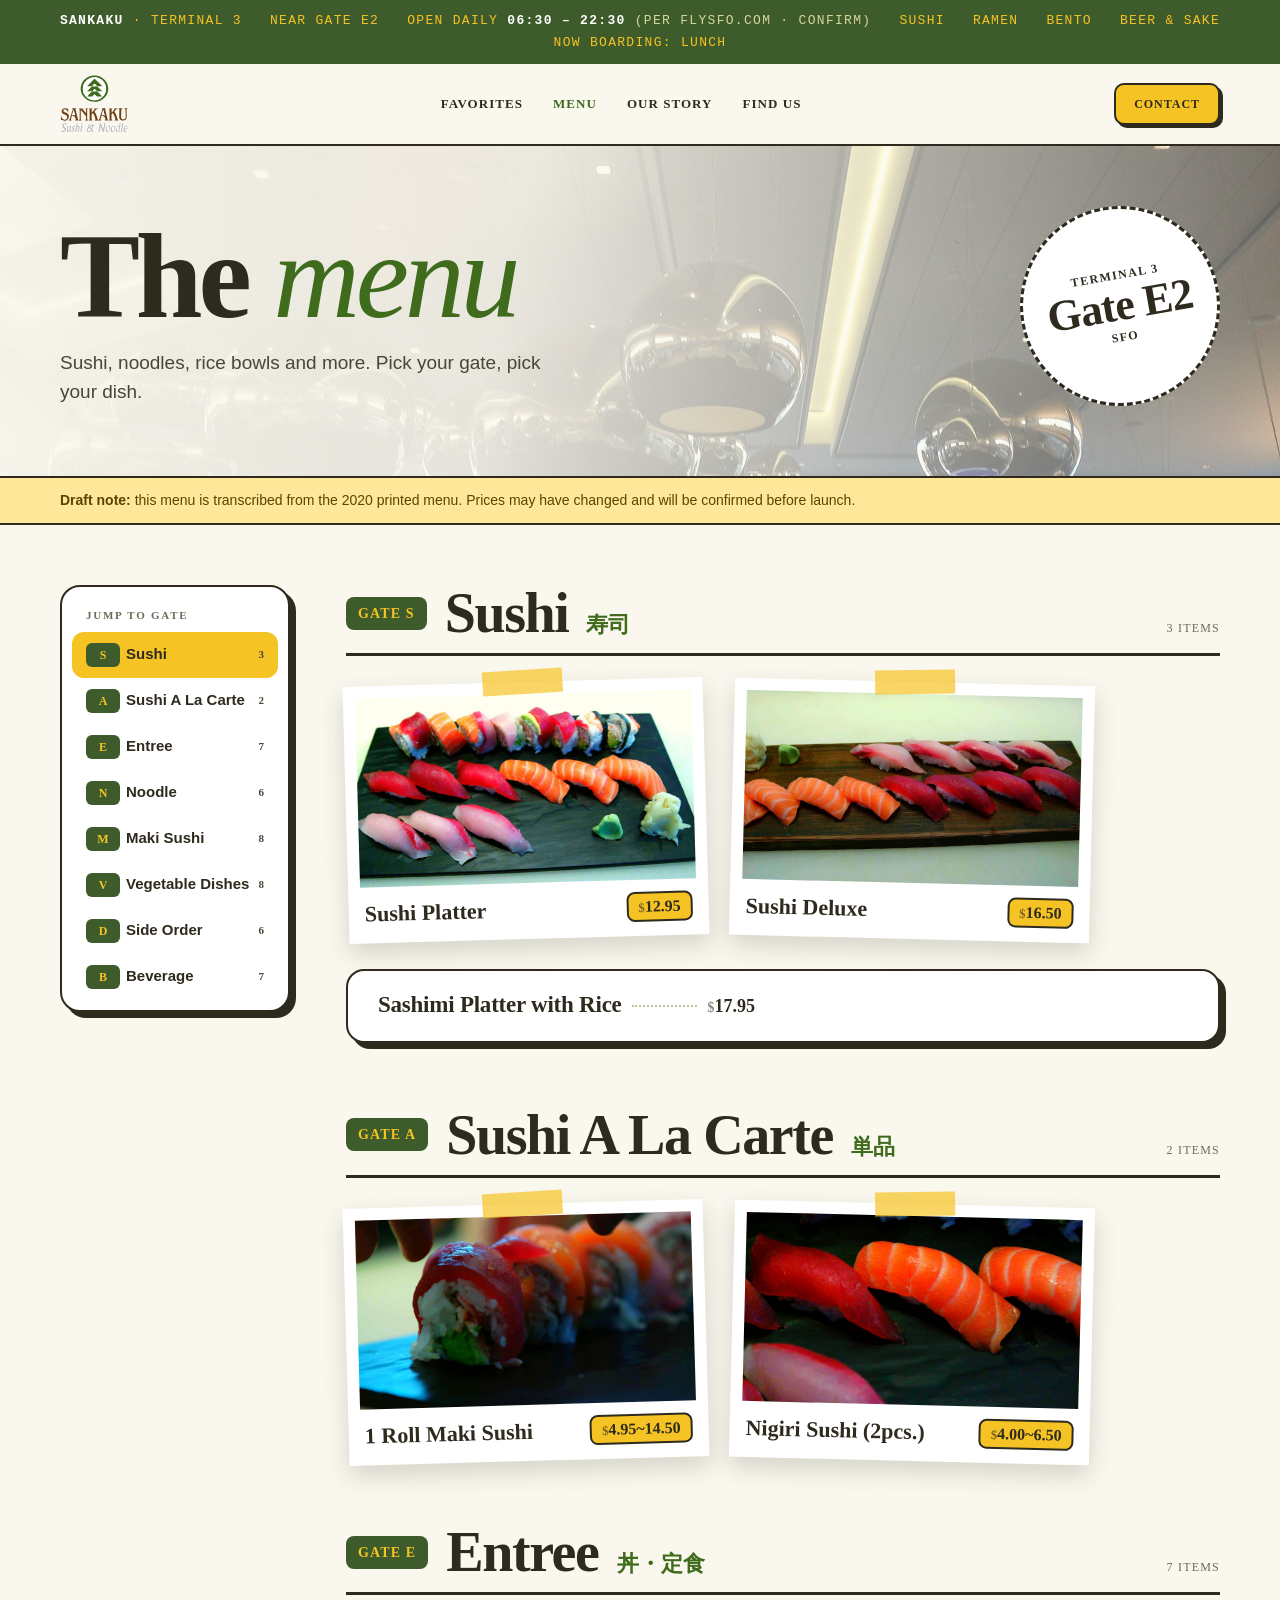
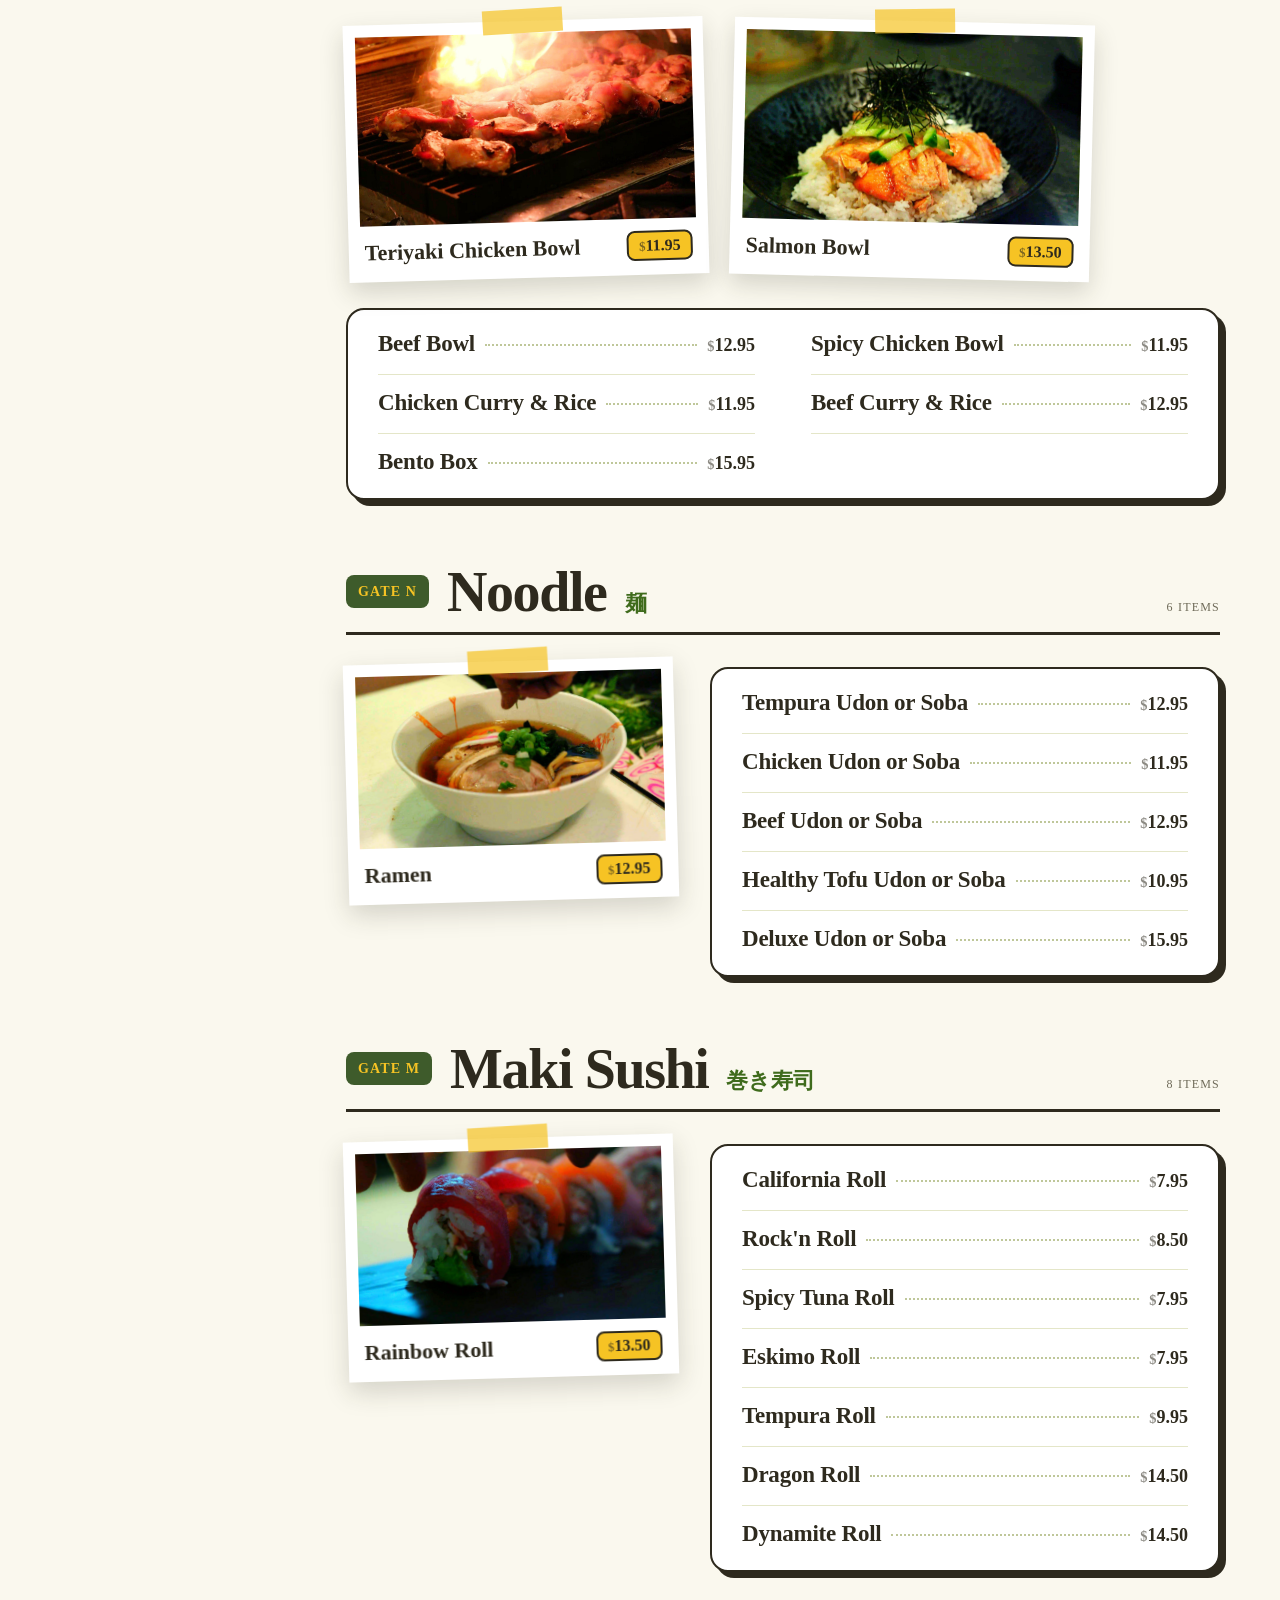
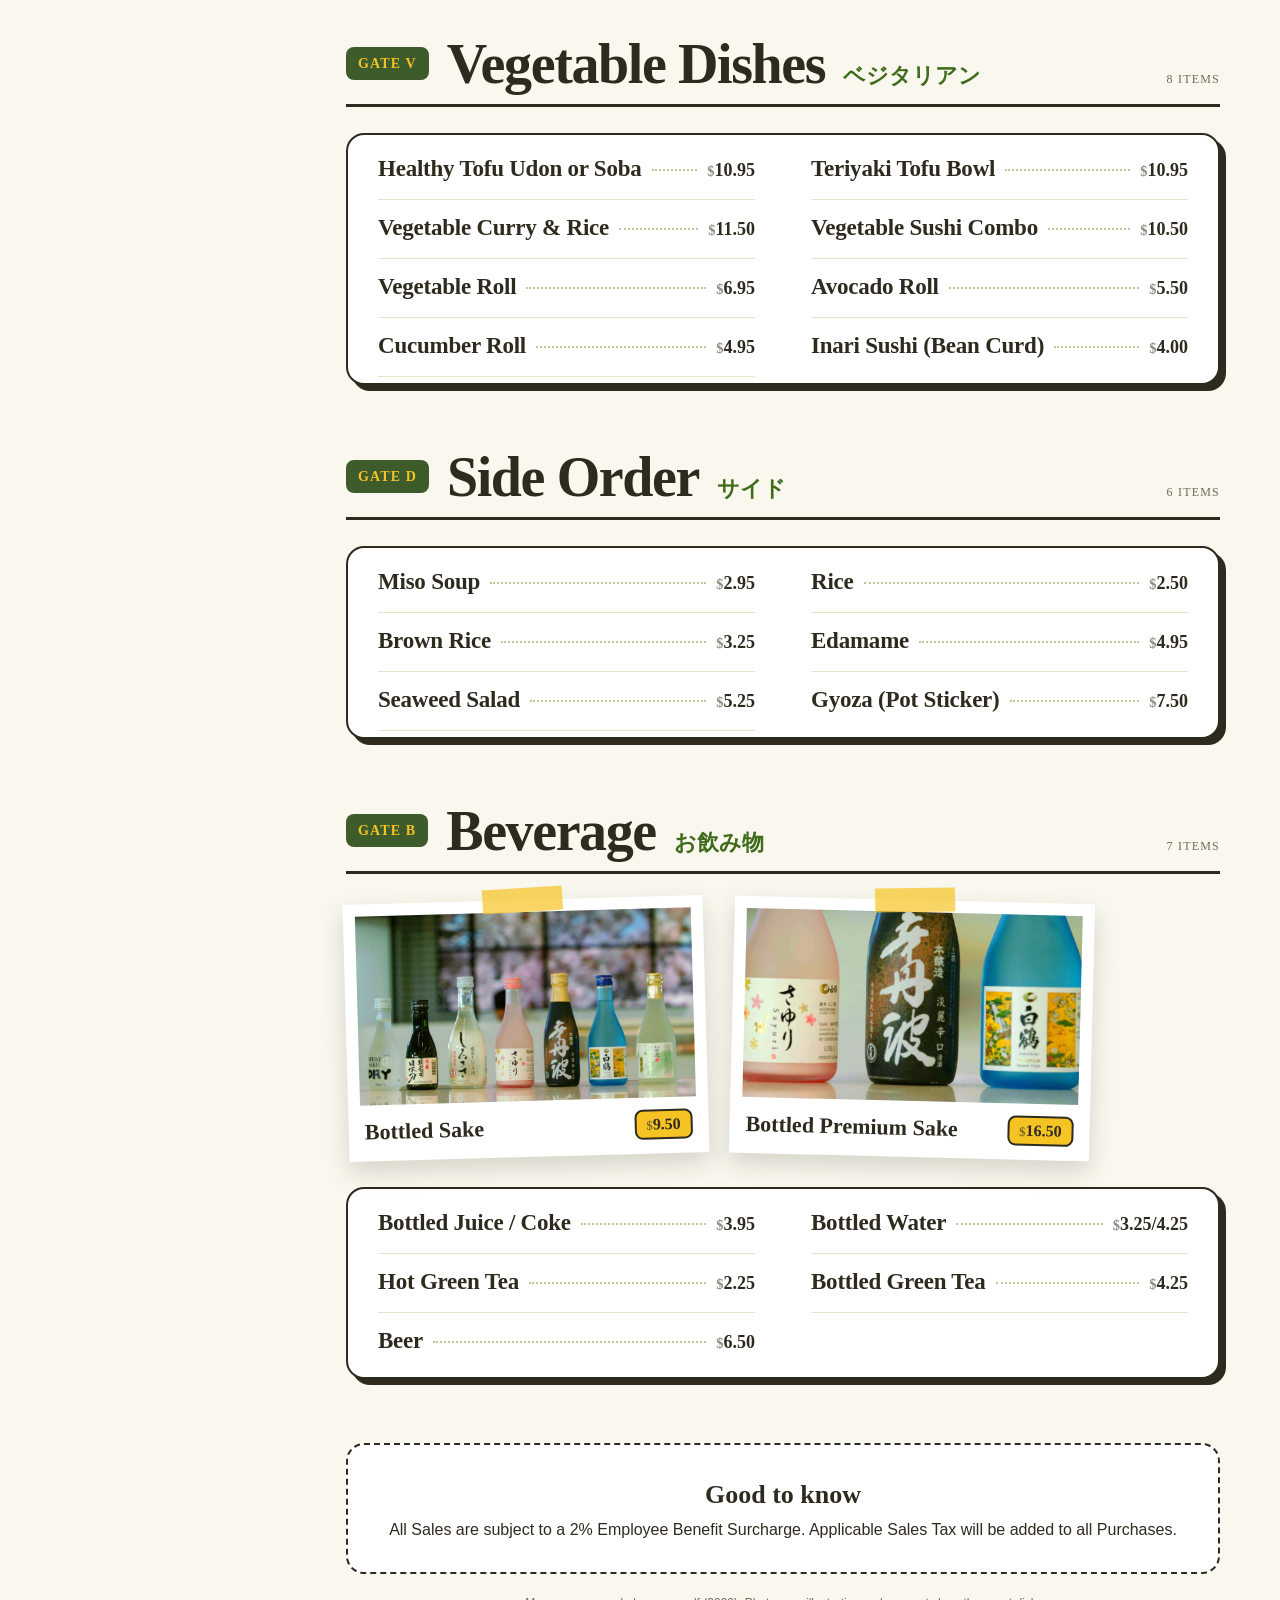
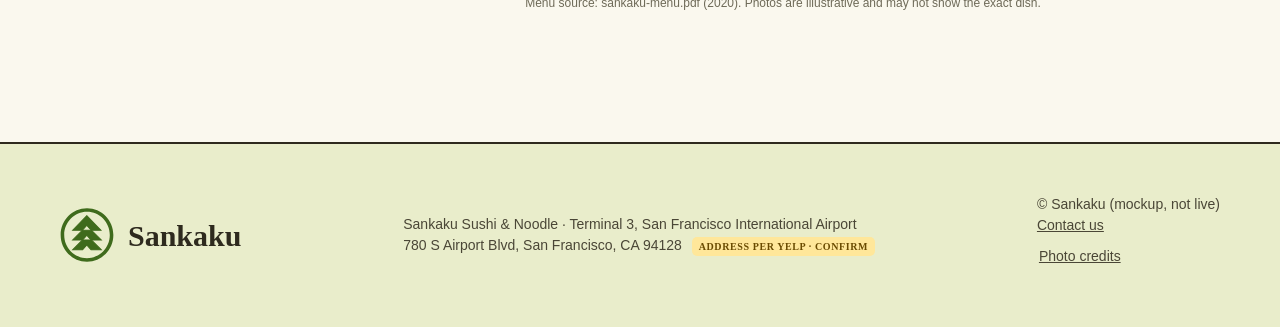
<file: b/menu.html>
<!doctype html><html lang="en"><head><meta charset="utf-8"><meta name="robots" content="noindex"><meta name="viewport" content="width=device-width,initial-scale=1"><title>Menu — Sankaku Sushi & Noodle · Mockup B</title>
<link rel="stylesheet" href="style.css"></head><body><div class="ticker"><span><b>SANKAKU</b> · TERMINAL 3</span><span>NEAR GATE E2</span><span>OPEN DAILY <b>06:30 – 22:30</b> <i style="font-style:normal;color:#D5D79A">(per flysfo.com · confirm)</i></span><span>SUSHI</span><span>RAMEN</span><span>BENTO</span><span>BEER &amp; SAKE</span><span>NOW BOARDING: LUNCH</span></div><nav class="top"><div class="wrap"><a href="index.html"><img src="../assets/logo/logo_sankaku_b.svg" alt="Sankaku Sushi &amp; Noodle"></a>
<ul><li><a href="index.html#board">Favorites</a></li><li><a href="menu.html" class="on">Menu</a></li><li><a href="index.html#story">Our Story</a></li><li><a href="index.html#visit">Find Us</a></li></ul>
<a class="btn sm" href="https://sanraku.typeform.com/to/Hzg8wcPF">Contact</a></div></nav>
<header class="mhero phero" style="--img:url(../assets/sf/sfo_e_art.jpg);--imgm:url(../assets/sf/sfo_e_art_m.jpg);--pos:50% 40%;--ar:4/3;--zh:360px"><div class="wrap"><div><h1>The <em>menu</em></h1><p>Sushi, noodles, rice bowls and more. Pick your gate, pick your dish.</p></div><div class="stamp"><div>Terminal 3<b>Gate E2</b>SFO</div></div></div></header>
<div class="mnote"><div class="wrap"><b>Draft note:</b> this menu is transcribed from the 2020 printed menu. Prices may have changed and will be confirmed before launch.</div></div>
<div class="wrap layout"><aside class="side"><h4>Jump to gate</h4><a href="#sushi"><b>S</b>Sushi<i>3</i></a><a href="#alacarte"><b>A</b>Sushi A La Carte<i>2</i></a><a href="#entree"><b>E</b>Entree<i>7</i></a><a href="#noodle"><b>N</b>Noodle<i>6</i></a><a href="#maki"><b>M</b>Maki Sushi<i>8</i></a><a href="#veg"><b>V</b>Vegetable Dishes<i>8</i></a><a href="#side"><b>D</b>Side Order<i>6</i></a><a href="#bev"><b>B</b>Beverage<i>7</i></a></aside><main><section class="cat" id="sushi"><div class="hd"><span class="g">GATE S</span><h2>Sushi</h2><span class="jp">寿司</span><span class="cnt">3 items</span></div><div class="pgrid"><figure><img src="../assets/platter.jpg" alt="Sushi Platter"><figcaption>Sushi Platter<span>12.95</span></figcaption></figure><figure><img src="../assets/nigiri_board.jpg" alt="Sushi Deluxe"><figcaption>Sushi Deluxe<span>16.50</span></figcaption></figure></div><div class="list"><div class="li"><h3>Sashimi Platter with Rice</h3><span class="dots"></span><span class="pr">17.95</span></div></div></section><section class="cat" id="alacarte"><div class="hd"><span class="g">GATE A</span><h2>Sushi A La Carte</h2><span class="jp">単品</span><span class="cnt">2 items</span></div><div class="pgrid"><figure><img src="../assets/roll.jpg" alt="1 Roll Maki Sushi"><figcaption>1 Roll Maki Sushi<span>4.95~14.50</span></figcaption></figure><figure><img src="../assets/nigiri_close.jpg" alt="Nigiri Sushi (2pcs.)"><figcaption>Nigiri Sushi (2pcs.)<span>4.00~6.50</span></figcaption></figure></div></section><section class="cat" id="entree"><div class="hd"><span class="g">GATE E</span><h2>Entree</h2><span class="jp">丼・定食</span><span class="cnt">7 items</span></div><div class="pgrid"><figure><img src="../assets/grill2.jpg" alt="Teriyaki Chicken Bowl"><figcaption>Teriyaki Chicken Bowl<span>11.95</span></figcaption></figure><figure><img src="../assets/salmon_bowl2.jpg" alt="Salmon Bowl"><figcaption>Salmon Bowl<span>13.50</span></figcaption></figure></div><div class="list"><div class="li"><h3>Beef Bowl</h3><span class="dots"></span><span class="pr">12.95</span></div><div class="li"><h3>Spicy Chicken Bowl</h3><span class="dots"></span><span class="pr">11.95</span></div><div class="li"><h3>Chicken Curry & Rice</h3><span class="dots"></span><span class="pr">11.95</span></div><div class="li"><h3>Beef Curry & Rice</h3><span class="dots"></span><span class="pr">12.95</span></div><div class="li"><h3>Bento Box</h3><span class="dots"></span><span class="pr">15.95</span></div></div></section><section class="cat" id="noodle"><div class="hd"><span class="g">GATE N</span><h2>Noodle</h2><span class="jp">麺</span><span class="cnt">6 items</span></div><div class="combo"><div class="pgrid"><figure><img src="../assets/ramen_bowl.jpg" alt="Ramen"><figcaption>Ramen<span>12.95</span></figcaption></figure></div><div class="list one"><div class="li"><h3>Tempura Udon or Soba</h3><span class="dots"></span><span class="pr">12.95</span></div><div class="li"><h3>Chicken Udon or Soba</h3><span class="dots"></span><span class="pr">11.95</span></div><div class="li"><h3>Beef Udon or Soba</h3><span class="dots"></span><span class="pr">12.95</span></div><div class="li"><h3>Healthy Tofu Udon or Soba</h3><span class="dots"></span><span class="pr">10.95</span></div><div class="li"><h3>Deluxe Udon or Soba</h3><span class="dots"></span><span class="pr">15.95</span></div></div></div></section><section class="cat" id="maki"><div class="hd"><span class="g">GATE M</span><h2>Maki Sushi</h2><span class="jp">巻き寿司</span><span class="cnt">8 items</span></div><div class="combo"><div class="pgrid"><figure><img src="../assets/roll.jpg" alt="Rainbow Roll"><figcaption>Rainbow Roll<span>13.50</span></figcaption></figure></div><div class="list one"><div class="li"><h3>California Roll</h3><span class="dots"></span><span class="pr">7.95</span></div><div class="li"><h3>Rock'n Roll</h3><span class="dots"></span><span class="pr">8.50</span></div><div class="li"><h3>Spicy Tuna Roll</h3><span class="dots"></span><span class="pr">7.95</span></div><div class="li"><h3>Eskimo Roll</h3><span class="dots"></span><span class="pr">7.95</span></div><div class="li"><h3>Tempura Roll</h3><span class="dots"></span><span class="pr">9.95</span></div><div class="li"><h3>Dragon Roll</h3><span class="dots"></span><span class="pr">14.50</span></div><div class="li"><h3>Dynamite Roll</h3><span class="dots"></span><span class="pr">14.50</span></div></div></div></section><section class="cat" id="veg"><div class="hd"><span class="g">GATE V</span><h2>Vegetable Dishes</h2><span class="jp">ベジタリアン</span><span class="cnt">8 items</span></div><div class="list"><div class="li"><h3>Healthy Tofu Udon or Soba</h3><span class="dots"></span><span class="pr">10.95</span></div><div class="li"><h3>Teriyaki Tofu Bowl</h3><span class="dots"></span><span class="pr">10.95</span></div><div class="li"><h3>Vegetable Curry & Rice</h3><span class="dots"></span><span class="pr">11.50</span></div><div class="li"><h3>Vegetable Sushi Combo</h3><span class="dots"></span><span class="pr">10.50</span></div><div class="li"><h3>Vegetable Roll</h3><span class="dots"></span><span class="pr">6.95</span></div><div class="li"><h3>Avocado Roll</h3><span class="dots"></span><span class="pr">5.50</span></div><div class="li"><h3>Cucumber Roll</h3><span class="dots"></span><span class="pr">4.95</span></div><div class="li"><h3>Inari Sushi (Bean Curd)</h3><span class="dots"></span><span class="pr">4.00</span></div></div></section><section class="cat" id="side"><div class="hd"><span class="g">GATE D</span><h2>Side Order</h2><span class="jp">サイド</span><span class="cnt">6 items</span></div><div class="list"><div class="li"><h3>Miso Soup</h3><span class="dots"></span><span class="pr">2.95</span></div><div class="li"><h3>Rice</h3><span class="dots"></span><span class="pr">2.50</span></div><div class="li"><h3>Brown Rice</h3><span class="dots"></span><span class="pr">3.25</span></div><div class="li"><h3>Edamame</h3><span class="dots"></span><span class="pr">4.95</span></div><div class="li"><h3>Seaweed Salad</h3><span class="dots"></span><span class="pr">5.25</span></div><div class="li"><h3>Gyoza (Pot Sticker)</h3><span class="dots"></span><span class="pr">7.50</span></div></div></section><section class="cat" id="bev"><div class="hd"><span class="g">GATE B</span><h2>Beverage</h2><span class="jp">お飲み物</span><span class="cnt">7 items</span></div><div class="pgrid"><figure><img src="../assets/sake.jpg" alt="Bottled Sake"><figcaption>Bottled Sake<span>9.50</span></figcaption></figure><figure><img src="../assets/sake_labels.jpg" alt="Bottled Premium Sake"><figcaption>Bottled Premium Sake<span>16.50</span></figcaption></figure></div><div class="list"><div class="li"><h3>Bottled Juice / Coke</h3><span class="dots"></span><span class="pr">3.95</span></div><div class="li"><h3>Bottled Water</h3><span class="dots"></span><span class="pr">3.25/4.25</span></div><div class="li"><h3>Hot Green Tea</h3><span class="dots"></span><span class="pr">2.25</span></div><div class="li"><h3>Bottled Green Tea</h3><span class="dots"></span><span class="pr">4.25</span></div><div class="li"><h3>Beer</h3><span class="dots"></span><span class="pr">6.50</span></div></div></section>
<div class="foot"><b>Good to know</b>All Sales are subject to a 2% Employee Benefit Surcharge. Applicable Sales Tax will be added to all Purchases.</div><p class="src">Menu source: sankaku-menu.pdf (2020). Photos are illustrative and may not show the exact dish.</p></main></div>
<footer><div class="wrap"><div class="b"><img src="../assets/logo/emblem-b.svg" alt="">Sankaku</div><div>Sankaku Sushi &amp; Noodle · Terminal 3, San Francisco International Airport<br>780 S Airport Blvd, San Francisco, CA 94128 <span class="ph-tag" style="margin-left:6px">address per Yelp · confirm</span></div><div>© Sankaku (mockup, not live)<br><a href="https://sanraku.typeform.com/to/Hzg8wcPF"><u>Contact us</u></a><br><a class="pc" href="../credits.html">Photo credits</a></div></div></footer>
<div class="sticky-cta"><a href="menu.html">Menu</a><a href="tel:+16508210808">Call</a><a href="index.html#visit">Find us</a></div></body></html>
</file>
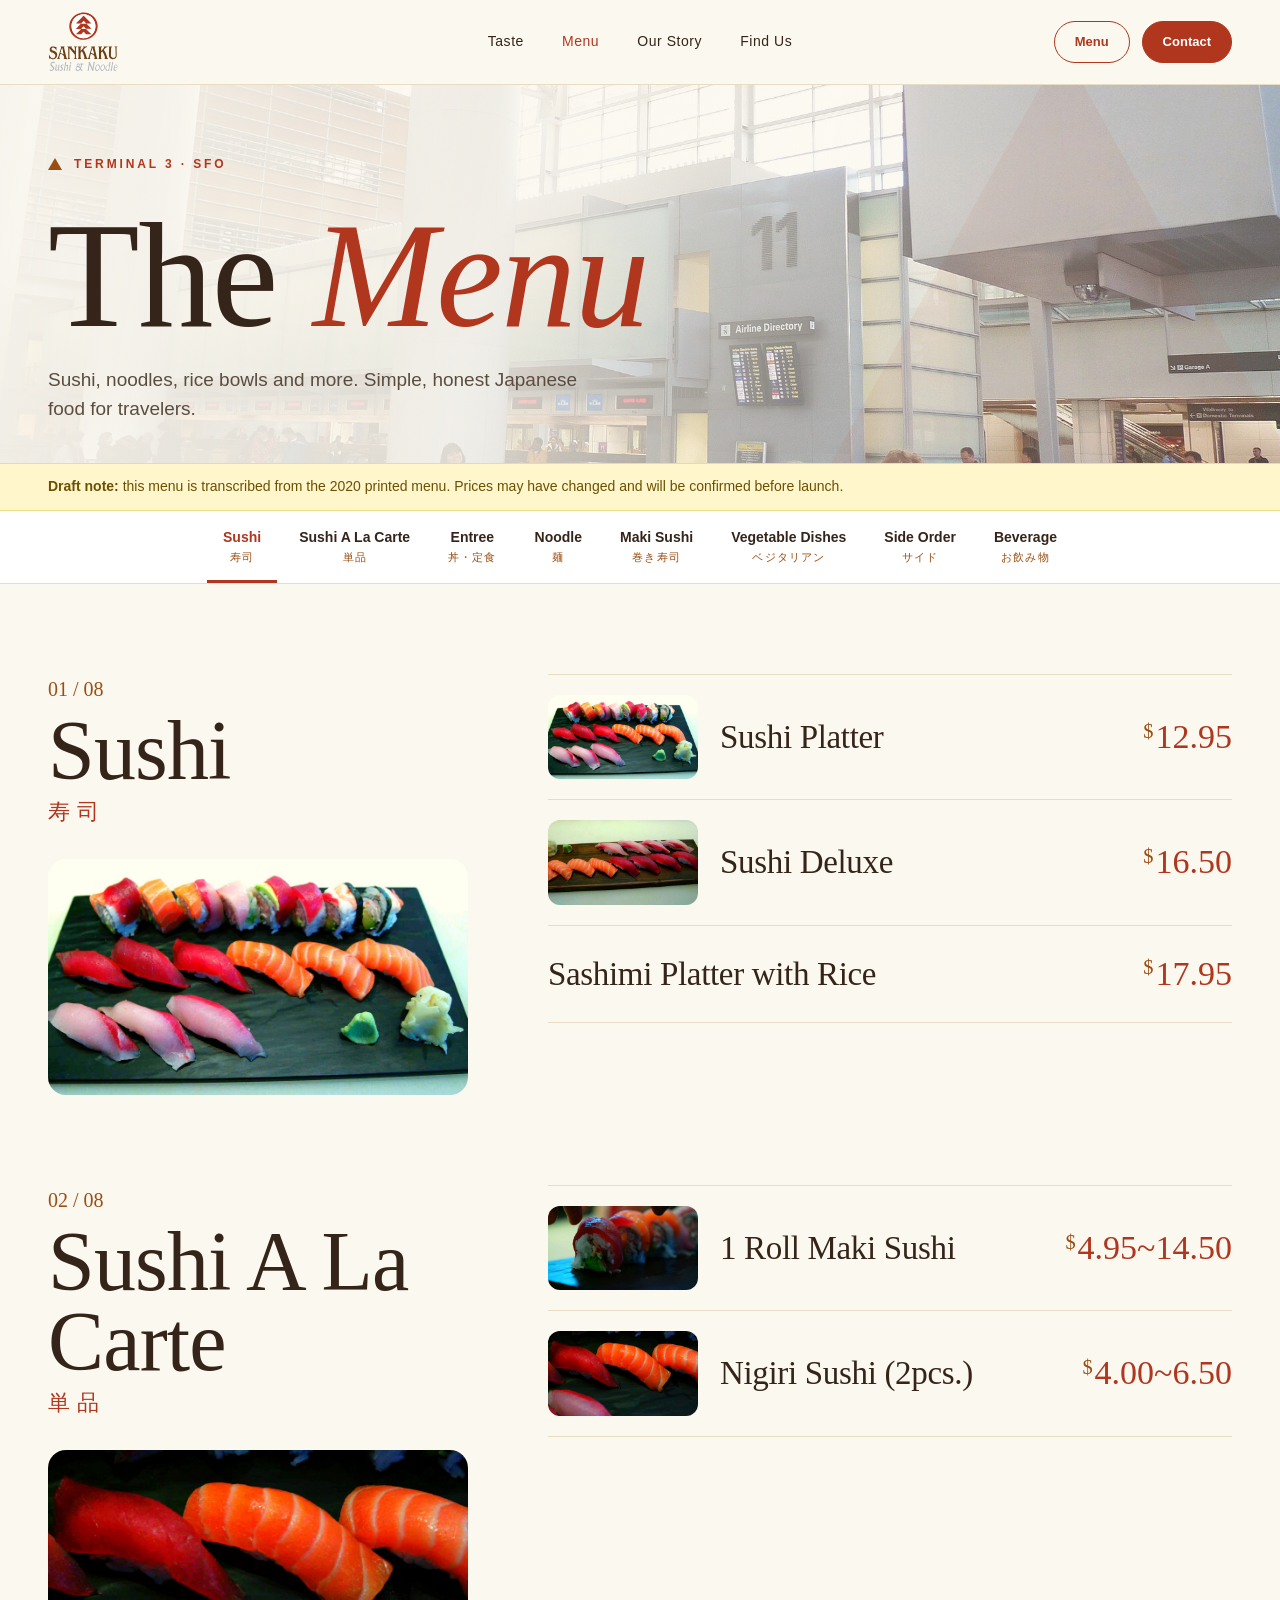
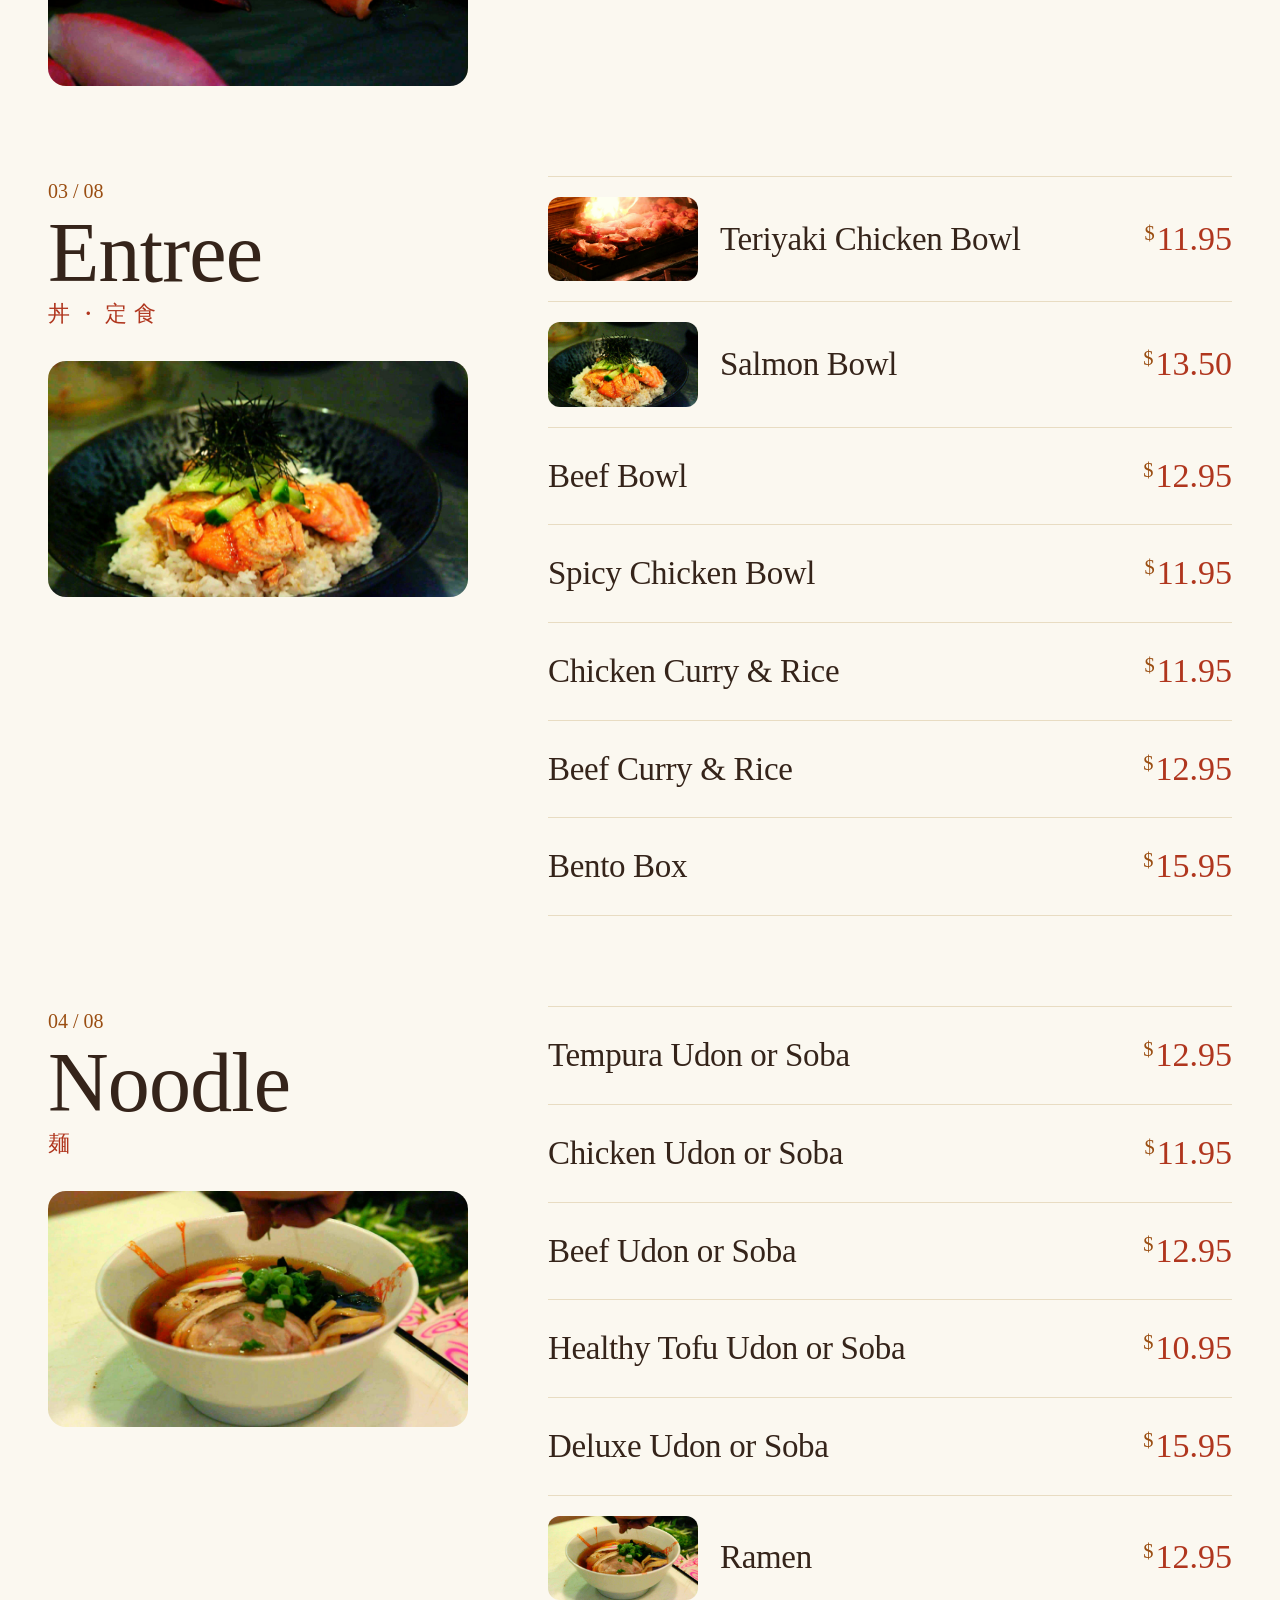
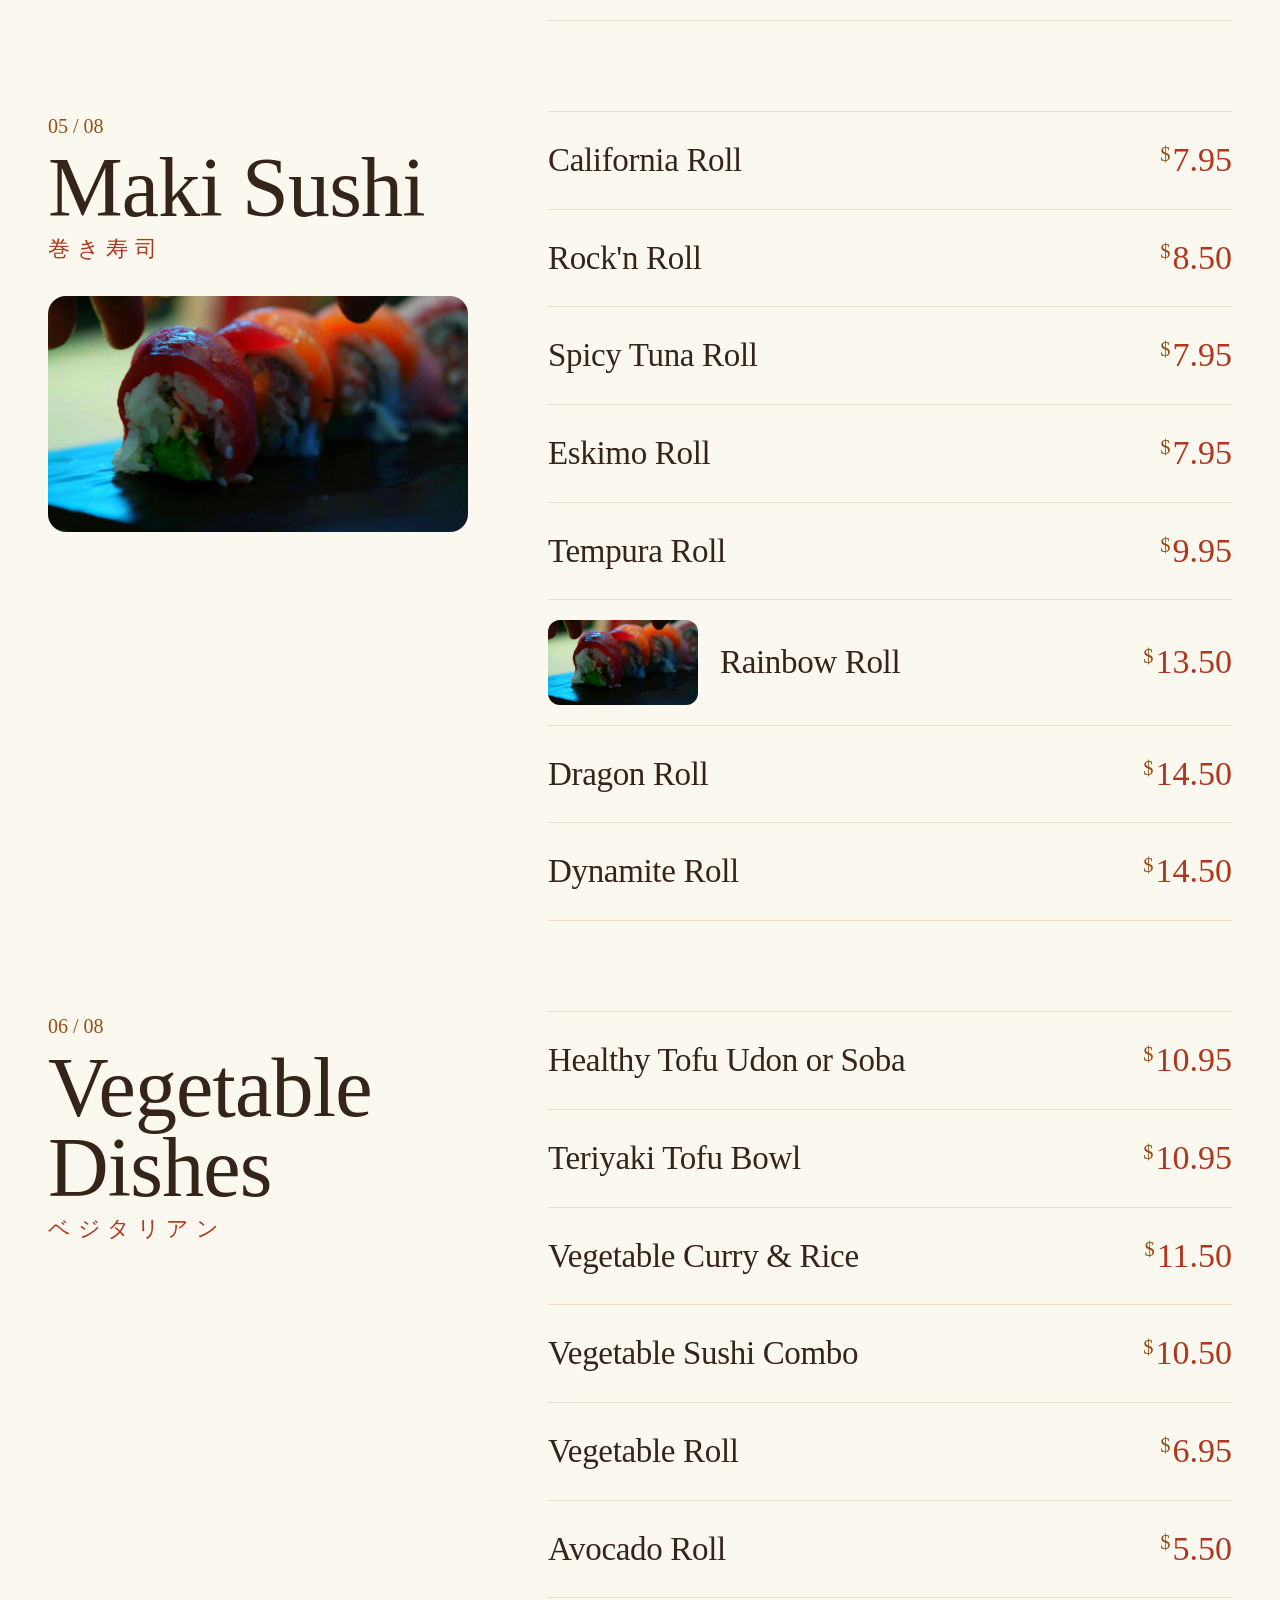
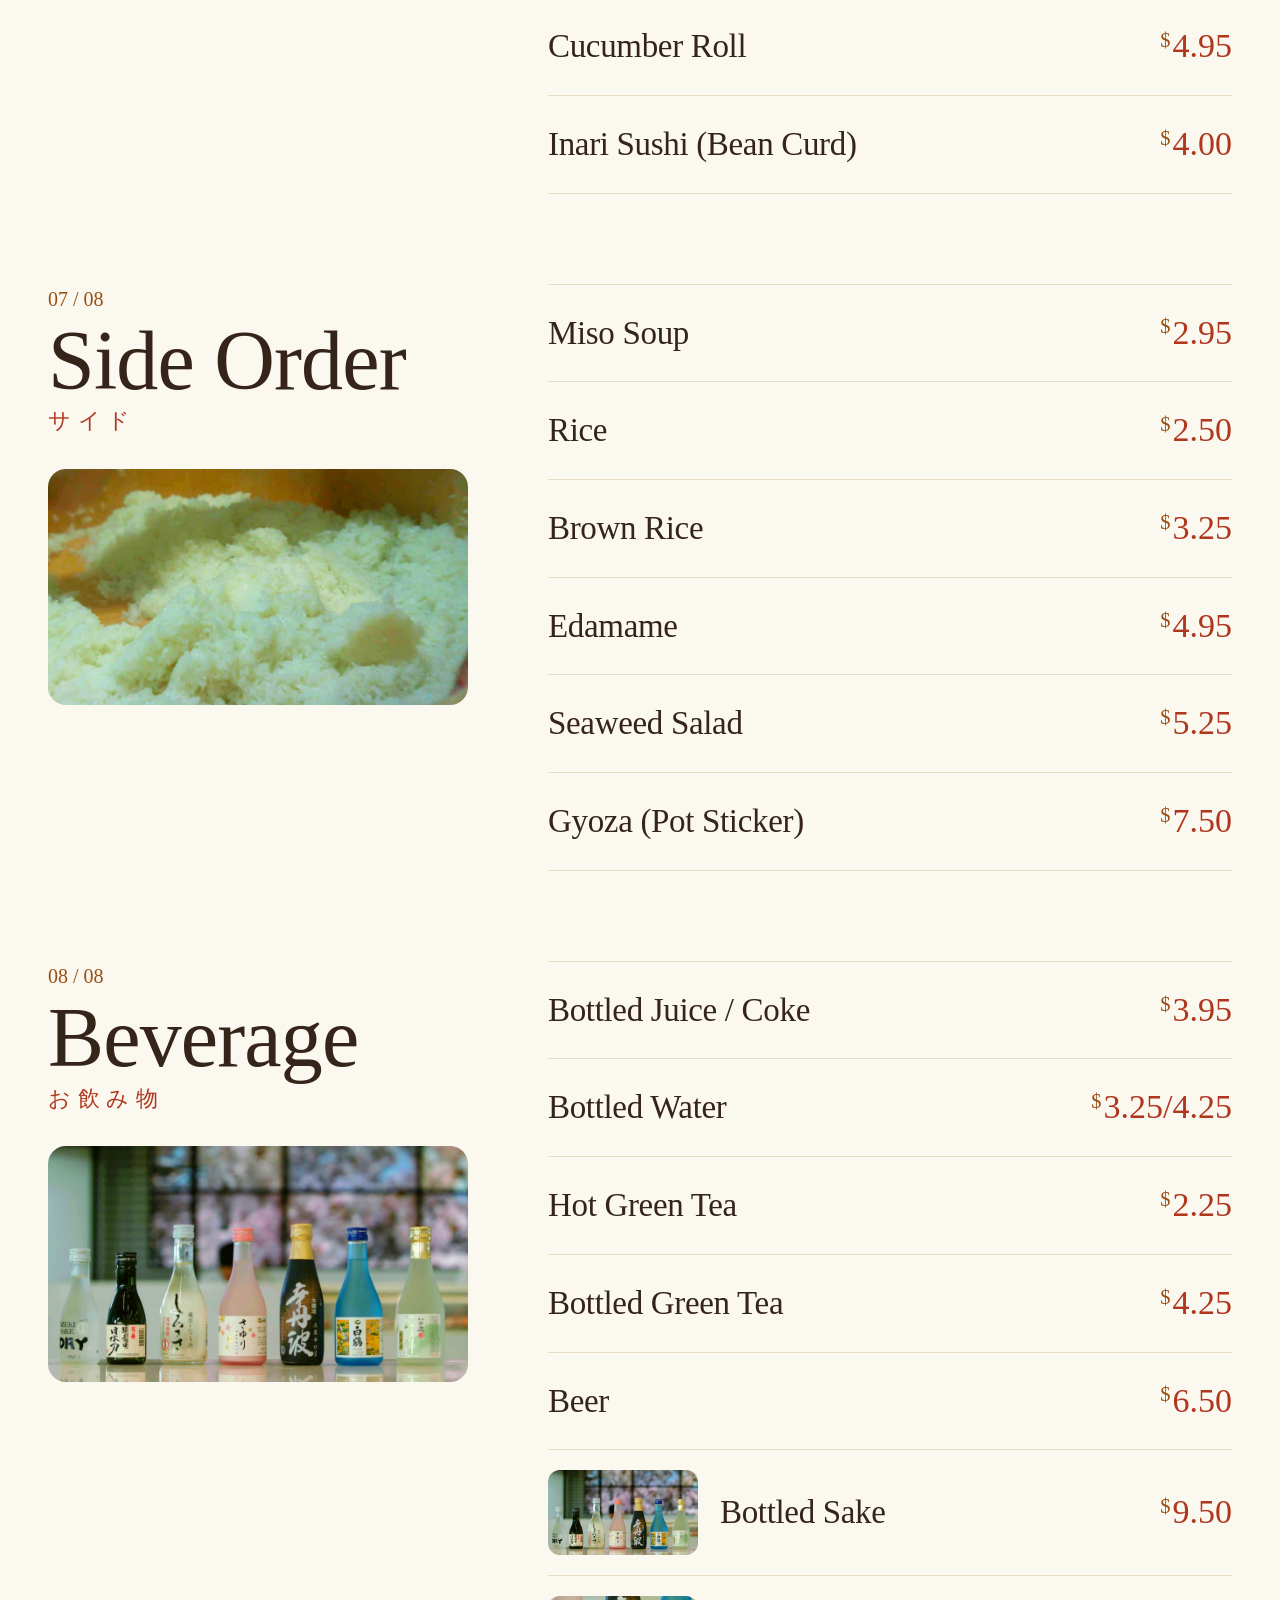
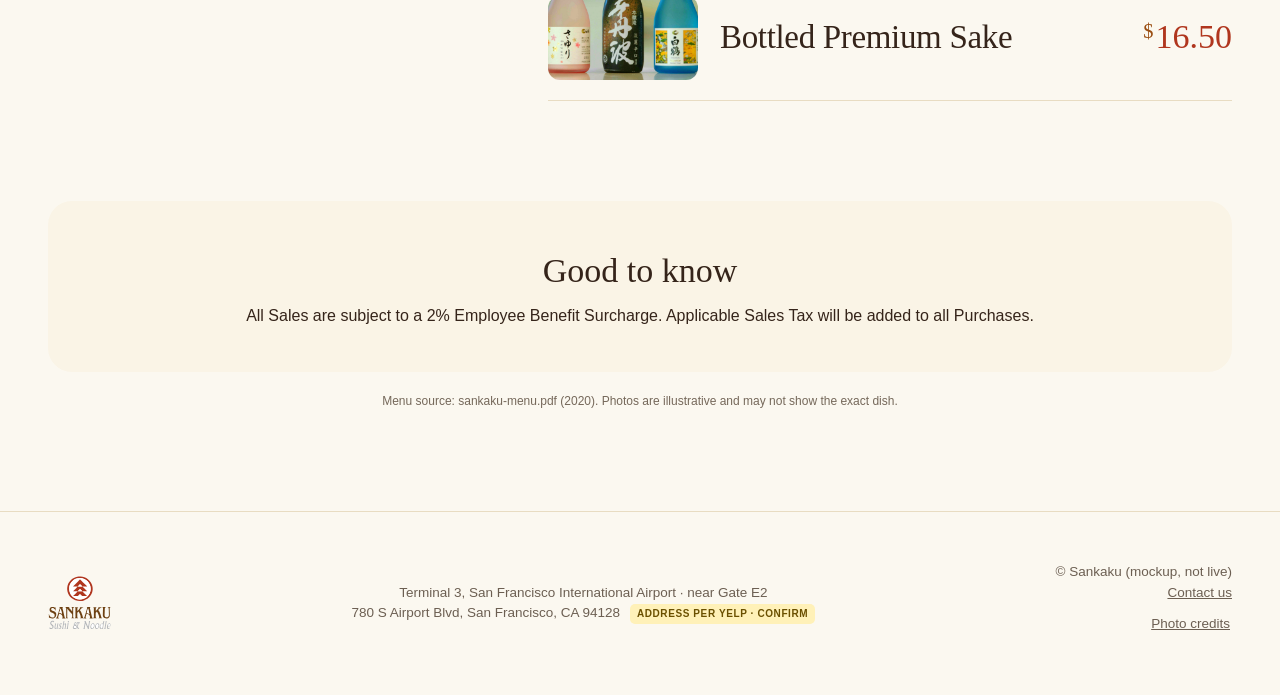
<file: c/menu.html>
<!doctype html><html lang="en"><head><meta charset="utf-8"><meta name="robots" content="noindex"><meta name="viewport" content="width=device-width,initial-scale=1"><title>Menu — Sankaku Sushi & Noodle · Mockup C</title>
<link rel="stylesheet" href="style.css"></head><body><nav class="top"><div class="wrap"><a href="index.html"><img src="../assets/logo/logo_sankaku_c.svg" alt="Sankaku Sushi &amp; Noodle"></a>
<ul><li><a href="index.html#corners">Taste</a></li><li><a href="menu.html" class="on">Menu</a></li><li><a href="index.html#story">Our Story</a></li><li><a href="index.html#visit">Find Us</a></li></ul>
<div class="r"><a class="btn line sm" href="menu.html">Menu</a><a class="btn sm" href="https://sanraku.typeform.com/to/Hzg8wcPF">Contact</a></div></div></nav>
<header class="mh phero" style="--img:url(../assets/sf/sfo_intl_interior.jpg);--imgm:url(../assets/sf/sfo_intl_interior_m.jpg);--pos:50% 55%;--ar:4/3;--zh:360px"><div class="kanji">献立</div><div class="wrap"><div class="eyebrow">Terminal 3 · SFO</div><h1>The <i>Menu</i></h1><p>Sushi, noodles, rice bowls and more. Simple, honest Japanese food for travelers.</p></div></header>
<div class="mnote"><div class="wrap"><b>Draft note:</b> this menu is transcribed from the 2020 printed menu. Prices may have changed and will be confirmed before launch.</div></div>
<div class="tabs"><div class="wrap"><a href="#sushi">Sushi<small>寿司</small></a><a href="#alacarte">Sushi A La Carte<small>単品</small></a><a href="#entree">Entree<small>丼・定食</small></a><a href="#noodle">Noodle<small>麺</small></a><a href="#maki">Maki Sushi<small>巻き寿司</small></a><a href="#veg">Vegetable Dishes<small>ベジタリアン</small></a><a href="#side">Side Order<small>サイド</small></a><a href="#bev">Beverage<small>お飲み物</small></a></div></div>
<section class="mcat" id="sushi"><div class="wrap"><div class="grid"><div class="lft"><div class="num">01 / 08</div><h2>Sushi</h2><div class="jpt">寿司</div><div class="tri"><img src="../assets/platter.jpg" alt=""></div></div><div class="list"><div class="mrow"><div class="th"><img src="../assets/platter.jpg" alt=""></div><h3>Sushi Platter</h3><span class="pr">12.95</span></div><div class="mrow"><div class="th"><img src="../assets/nigiri_board.jpg" alt=""></div><h3>Sushi Deluxe</h3><span class="pr">16.50</span></div><div class="mrow nophoto"><h3>Sashimi Platter with Rice</h3><span class="pr">17.95</span></div></div></div></div></section><section class="mcat" id="alacarte"><div class="wrap"><div class="grid"><div class="lft"><div class="num">02 / 08</div><h2>Sushi A La Carte</h2><div class="jpt">単品</div><div class="tri"><img src="../assets/nigiri_close.jpg" alt=""></div></div><div class="list"><div class="mrow"><div class="th"><img src="../assets/roll.jpg" alt=""></div><h3>1 Roll Maki Sushi</h3><span class="pr">4.95~14.50</span></div><div class="mrow"><div class="th"><img src="../assets/nigiri_close.jpg" alt=""></div><h3>Nigiri Sushi (2pcs.)</h3><span class="pr">4.00~6.50</span></div></div></div></div></section><section class="mcat" id="entree"><div class="wrap"><div class="grid"><div class="lft"><div class="num">03 / 08</div><h2>Entree</h2><div class="jpt">丼・定食</div><div class="tri"><img src="../assets/salmon_bowl2.jpg" alt=""></div></div><div class="list"><div class="mrow"><div class="th"><img src="../assets/grill2.jpg" alt=""></div><h3>Teriyaki Chicken Bowl</h3><span class="pr">11.95</span></div><div class="mrow"><div class="th"><img src="../assets/salmon_bowl2.jpg" alt=""></div><h3>Salmon Bowl</h3><span class="pr">13.50</span></div><div class="mrow nophoto"><h3>Beef Bowl</h3><span class="pr">12.95</span></div><div class="mrow nophoto"><h3>Spicy Chicken Bowl</h3><span class="pr">11.95</span></div><div class="mrow nophoto"><h3>Chicken Curry & Rice</h3><span class="pr">11.95</span></div><div class="mrow nophoto"><h3>Beef Curry & Rice</h3><span class="pr">12.95</span></div><div class="mrow nophoto"><h3>Bento Box</h3><span class="pr">15.95</span></div></div></div></div></section><section class="mcat" id="noodle"><div class="wrap"><div class="grid"><div class="lft"><div class="num">04 / 08</div><h2>Noodle</h2><div class="jpt">麺</div><div class="tri"><img src="../assets/ramen_bowl.jpg" alt=""></div></div><div class="list"><div class="mrow nophoto"><h3>Tempura Udon or Soba</h3><span class="pr">12.95</span></div><div class="mrow nophoto"><h3>Chicken Udon or Soba</h3><span class="pr">11.95</span></div><div class="mrow nophoto"><h3>Beef Udon or Soba</h3><span class="pr">12.95</span></div><div class="mrow nophoto"><h3>Healthy Tofu Udon or Soba</h3><span class="pr">10.95</span></div><div class="mrow nophoto"><h3>Deluxe Udon or Soba</h3><span class="pr">15.95</span></div><div class="mrow"><div class="th"><img src="../assets/ramen_bowl.jpg" alt=""></div><h3>Ramen</h3><span class="pr">12.95</span></div></div></div></div></section><section class="mcat" id="maki"><div class="wrap"><div class="grid"><div class="lft"><div class="num">05 / 08</div><h2>Maki Sushi</h2><div class="jpt">巻き寿司</div><div class="tri"><img src="../assets/roll.jpg" alt=""></div></div><div class="list"><div class="mrow nophoto"><h3>California Roll</h3><span class="pr">7.95</span></div><div class="mrow nophoto"><h3>Rock'n Roll</h3><span class="pr">8.50</span></div><div class="mrow nophoto"><h3>Spicy Tuna Roll</h3><span class="pr">7.95</span></div><div class="mrow nophoto"><h3>Eskimo Roll</h3><span class="pr">7.95</span></div><div class="mrow nophoto"><h3>Tempura Roll</h3><span class="pr">9.95</span></div><div class="mrow"><div class="th"><img src="../assets/roll.jpg" alt=""></div><h3>Rainbow Roll</h3><span class="pr">13.50</span></div><div class="mrow nophoto"><h3>Dragon Roll</h3><span class="pr">14.50</span></div><div class="mrow nophoto"><h3>Dynamite Roll</h3><span class="pr">14.50</span></div></div></div></div></section><section class="mcat" id="veg"><div class="wrap"><div class="grid"><div class="lft"><div class="num">06 / 08</div><h2>Vegetable Dishes</h2><div class="jpt">ベジタリアン</div><div class="tri noimg"></div></div><div class="list"><div class="mrow nophoto"><h3>Healthy Tofu Udon or Soba</h3><span class="pr">10.95</span></div><div class="mrow nophoto"><h3>Teriyaki Tofu Bowl</h3><span class="pr">10.95</span></div><div class="mrow nophoto"><h3>Vegetable Curry & Rice</h3><span class="pr">11.50</span></div><div class="mrow nophoto"><h3>Vegetable Sushi Combo</h3><span class="pr">10.50</span></div><div class="mrow nophoto"><h3>Vegetable Roll</h3><span class="pr">6.95</span></div><div class="mrow nophoto"><h3>Avocado Roll</h3><span class="pr">5.50</span></div><div class="mrow nophoto"><h3>Cucumber Roll</h3><span class="pr">4.95</span></div><div class="mrow nophoto"><h3>Inari Sushi (Bean Curd)</h3><span class="pr">4.00</span></div></div></div></div></section><section class="mcat" id="side"><div class="wrap"><div class="grid"><div class="lft"><div class="num">07 / 08</div><h2>Side Order</h2><div class="jpt">サイド</div><div class="tri"><img src="../assets/rice2.jpg" alt=""></div></div><div class="list"><div class="mrow nophoto"><h3>Miso Soup</h3><span class="pr">2.95</span></div><div class="mrow nophoto"><h3>Rice</h3><span class="pr">2.50</span></div><div class="mrow nophoto"><h3>Brown Rice</h3><span class="pr">3.25</span></div><div class="mrow nophoto"><h3>Edamame</h3><span class="pr">4.95</span></div><div class="mrow nophoto"><h3>Seaweed Salad</h3><span class="pr">5.25</span></div><div class="mrow nophoto"><h3>Gyoza (Pot Sticker)</h3><span class="pr">7.50</span></div></div></div></div></section><section class="mcat" id="bev"><div class="wrap"><div class="grid"><div class="lft"><div class="num">08 / 08</div><h2>Beverage</h2><div class="jpt">お飲み物</div><div class="tri"><img src="../assets/sake.jpg" alt=""></div></div><div class="list"><div class="mrow nophoto"><h3>Bottled Juice / Coke</h3><span class="pr">3.95</span></div><div class="mrow nophoto"><h3>Bottled Water</h3><span class="pr">3.25/4.25</span></div><div class="mrow nophoto"><h3>Hot Green Tea</h3><span class="pr">2.25</span></div><div class="mrow nophoto"><h3>Bottled Green Tea</h3><span class="pr">4.25</span></div><div class="mrow nophoto"><h3>Beer</h3><span class="pr">6.50</span></div><div class="mrow"><div class="th"><img src="../assets/sake.jpg" alt=""></div><h3>Bottled Sake</h3><span class="pr">9.50</span></div><div class="mrow"><div class="th"><img src="../assets/sake_labels.jpg" alt=""></div><h3>Bottled Premium Sake</h3><span class="pr">16.50</span></div></div></div></div></section>
<div class="wrap"><div class="foot"><b>Good to know</b>All Sales are subject to a 2% Employee Benefit Surcharge. Applicable Sales Tax will be added to all Purchases.</div><p class="src">Menu source: sankaku-menu.pdf (2020). Photos are illustrative and may not show the exact dish.</p></div>
<footer><div class="wrap"><img src="../assets/logo/logo_sankaku_c.svg" alt="Sankaku"><div style="text-align:center">Terminal 3, San Francisco International Airport · near Gate E2<br>780 S Airport Blvd, San Francisco, CA 94128 <span class="ph-tag">address per Yelp · confirm</span></div><div style="text-align:right">© Sankaku (mockup, not live)<br><a href="https://sanraku.typeform.com/to/Hzg8wcPF"><u>Contact us</u></a><br><a class="pc" href="../credits.html">Photo credits</a></div></div></footer>
<div class="sticky-cta"><a href="menu.html">Menu</a><a href="tel:+16508210808">Call</a><a href="index.html#visit">Find us</a></div></body></html>
</file>
<file: a/style.css>
:root{--brand:#B23E66;--brand-d:#8A2C4D;--sky:#FDEFF2;--sky2:#F8D4DC;--sun:#FFD54A;--coral:#4E7A28;--cream:#FBF7EC;--ink:#3A2A26;--brown:#7A5A4A;--r:26px}
*{box-sizing:border-box;margin:0;padding:0}
html,body{overflow-x:clip}
html{scroll-behavior:smooth}
body{font-family:'Inter','Noto Sans JP',sans-serif;color:var(--ink);background:var(--cream);line-height:1.5;-webkit-font-smoothing:antialiased}
img{display:block;max-width:100%}
a{color:inherit;text-decoration:none}
h1,h2,h3,.disp{font-family:'Bricolage Grotesque','Noto Sans JP',sans-serif;letter-spacing:-.02em;line-height:1}
.wrap{max-width:1240px;margin:0 auto;padding:0 40px}
.strip{background:var(--sun);color:var(--ink);font-size:13px;font-weight:600;text-align:center;padding:9px 16px;letter-spacing:.02em}
.strip b{font-weight:800}
nav.top{position:sticky;top:0;z-index:50;background:rgba(251,247,236,.92);backdrop-filter:blur(10px);border-bottom:1px solid rgba(109,64,17,.12)}
nav.top .wrap{display:flex;align-items:center;justify-content:space-between;height:78px}
nav.top img.logo{height:58px}
nav.top ul{display:flex;gap:34px;list-style:none;font-weight:600;font-size:15px}
nav.top ul a:hover,nav.top ul a.on{color:var(--brand)}
.btn{display:inline-flex;align-items:center;gap:10px;padding:15px 28px;border-radius:999px;font-weight:700;font-size:16px;transition:.2s;border:2px solid transparent;cursor:pointer}
.btn.pri{background:var(--brand);color:#fff;box-shadow:0 8px 0 var(--brand-d)}
.btn.pri:hover{transform:translateY(3px);box-shadow:0 5px 0 var(--brand-d)}
.btn.sun{background:var(--sun);color:var(--ink);box-shadow:0 8px 0 #D4B02E}
.btn.ghost{background:#fff;color:var(--ink);border-color:var(--ink)}
.btn.sm{padding:11px 22px;font-size:14px;box-shadow:0 5px 0 var(--brand-d)}
/* hero */
.hero{position:relative;min-height:720px;color:#fff;display:flex;align-items:center;isolation:isolate;overflow:hidden}
.hero .bg{position:absolute;inset:0;z-index:-2;background:url(../assets/platter.jpg) 62% 50%/cover}
.hero:after{content:"";position:absolute;inset:0;z-index:-1;background:linear-gradient(95deg,rgba(138,44,77,.92) 0%,rgba(178,62,102,.78) 36%,rgba(178,62,102,0) 68%)}
.hero .wrap{width:100%;padding-top:50px;padding-bottom:130px}
.hero h1{font-size:136px;font-weight:800;max-width:700px}
.hero h1 em{font-style:normal;color:var(--sun)}
.hero p.lead{font-size:21px;max-width:520px;margin:28px 0 36px;font-weight:500;color:#5B4A45}
.hero .row{display:flex;gap:16px;flex-wrap:wrap}
.hero .sticker{position:absolute;right:7%;top:120px;width:190px;height:190px;border-radius:50%;background:var(--sun);color:var(--ink);display:grid;place-items:center;text-align:center;transform:rotate(12deg);font-family:'Bricolage Grotesque';font-weight:800;line-height:1.05;box-shadow:0 14px 30px rgba(0,0,0,.25);border:5px dashed var(--ink)}
.hero .sticker small{display:block;font-size:11px;margin-bottom:6px;font-weight:700;letter-spacing:.14em;font-family:Inter}
.hero .sticker span{font-size:38px;display:block;line-height:1}
.facts{position:relative;z-index:3;margin:-76px auto 0;max-width:1160px;background:#fff;border-radius:var(--r);box-shadow:0 24px 60px rgba(178,62,102,.22);display:grid;grid-template-columns:repeat(4,1fr);overflow:hidden}
.facts>div{padding:26px 30px;border-right:1px solid #eadfcf}
.facts>div:last-child{border:0;background:var(--sky)}
.facts small{display:block;font-size:11px;letter-spacing:.16em;font-weight:700;color:var(--brand);text-transform:uppercase;margin-bottom:6px}
.facts b{white-space:nowrap;font-family:'Bricolage Grotesque';font-size:23px;font-weight:700;letter-spacing:-.01em}
.facts i{font-style:normal;display:block;font-size:12px;color:#6E5E4E;margin-top:2px}
/* marquee */
.marqw{overflow:hidden;margin-top:70px;padding:24px 0}
.marq{background:var(--brand);color:#fff;overflow:hidden;white-space:nowrap;padding:20px 0;transform:rotate(-1.2deg);width:104%;margin-left:-2%}
.marq span{font-family:'Bricolage Grotesque';font-weight:800;font-size:34px;letter-spacing:.02em;margin:0 26px}
.marq img{display:inline-block;height:34px;vertical-align:middle;margin:0 8px}
section{padding:110px 0}
.eyebrow{font-weight:800;font-size:13px;letter-spacing:.2em;text-transform:uppercase;color:var(--coral);margin-bottom:14px;display:flex;gap:10px;align-items:center}
.eyebrow:before{content:"";width:30px;height:3px;background:var(--coral);border-radius:3px}
h2{font-size:68px;font-weight:800;margin-bottom:20px}
h2 em{font-style:normal;color:var(--brand)}
.sub{font-size:19px;color:#5B4A45;max-width:620px}
.fav{display:grid;grid-template-columns:1.2fr 1fr 1fr;grid-template-rows:330px 330px;gap:22px;margin-top:50px}
.card{position:relative;border-radius:var(--r);overflow:hidden;background:#222;color:#fff;isolation:isolate}
.card img{position:absolute;inset:0;width:100%;height:100%;object-fit:cover;z-index:-2;transition:transform .6s}
.card:hover img{transform:scale(1.05)}
.card:after{content:"";position:absolute;inset:0;z-index:-1;background:linear-gradient(0deg,rgba(20,10,0,.78),rgba(20,10,0,0) 55%)}
.card .t{position:absolute;left:24px;right:24px;bottom:22px;display:flex;justify-content:space-between;align-items:flex-end;gap:10px}
.card h3{font-size:30px;font-weight:700}
.card .pr{background:var(--sun);color:var(--ink);font-weight:800;padding:7px 14px;border-radius:999px;font-size:17px;white-space:nowrap}
.card .tag{position:absolute;top:18px;left:18px;background:#fff;color:var(--brand);font-weight:800;font-size:11px;letter-spacing:.14em;padding:6px 12px;border-radius:99px;text-transform:uppercase}
.fav .big{grid-row:span 2}
.note{font-size:12.5px;color:#75624F;margin-top:20px}
/* chill */
.chill{background:var(--sky);position:relative}
.chill .grid{display:grid;grid-template-columns:1.1fr 1fr;gap:70px;align-items:center}
.chill .pic{position:relative}
.chill .pic img.m{border-radius:var(--r);box-shadow:0 30px 60px rgba(178,62,102,.28);aspect-ratio:4/3;object-fit:cover;width:100%;object-position:50% 40%}
.chill .pic img.s{position:absolute;right:-30px;bottom:-40px;width:42%;border-radius:20px;border:8px solid #fff;aspect-ratio:1;object-fit:cover;box-shadow:0 14px 30px rgba(0,0,0,.2)}
.chill ul{list-style:none;margin-top:32px;display:grid;gap:18px}
.chill li{display:flex;gap:18px;align-items:flex-start;background:#fff;padding:18px 22px;border-radius:20px}
.chill li .ic{flex:none;width:46px;height:46px;border-radius:14px;background:var(--brand);color:#fff;display:grid;place-items:center;font-size:22px}
.chill li b{font-family:'Bricolage Grotesque';font-size:21px;display:block}
.chill li span{font-size:15px;color:#5B4A45}
/* quote */
.quote{background:var(--brand);color:#fff;position:relative;overflow:hidden;padding:100px 0}
.quote img.wm{position:absolute;right:-60px;top:50%;transform:translateY(-50%);height:560px;opacity:.12}
.quote blockquote{font-family:'Bricolage Grotesque';font-weight:600;font-size:40px;line-height:1.2;letter-spacing:-.015em;max-width:960px}
.quote cite{display:block;margin-top:26px;font-style:normal;font-size:15px;font-weight:600;color:var(--sun)}
.quote cite small{display:block;color:#6E5E4E;font-weight:400;margin-top:3px}
/* gallery */
.gal{display:grid;grid-template-columns:repeat(4,1fr);gap:18px;margin-top:50px}
.gal div{border-radius:22px;overflow:hidden;aspect-ratio:3/4;position:relative}
.gal div:nth-child(even){transform:translateY(34px)}
.gal img{width:100%;height:100%;object-fit:cover}
/* story */
.story{background:var(--ink);color:#fff}
.story .eyebrow{color:var(--sun)}.story .eyebrow:before{background:var(--sun)}
.story .grid{display:grid;grid-template-columns:.8fr 1.2fr;gap:64px;align-items:center}
.story h2 em{color:var(--sun)}
.story p{color:#5B4A45;font-size:18px;max-width:440px}
.player{position:relative;border-radius:var(--r);overflow:hidden;aspect-ratio:16/9;background:#000;box-shadow:0 30px 70px rgba(0,0,0,.5)}
.player img{width:100%;height:100%;object-fit:cover}
.player .play{position:absolute;left:50%;top:50%;width:104px;height:104px;margin:-52px;border-radius:50%;background:var(--sun);display:grid;place-items:center;box-shadow:0 0 0 14px rgba(255,213,74,.3)}
.player .play:after{content:"";border-left:30px solid var(--ink);border-top:19px solid transparent;border-bottom:19px solid transparent;margin-left:8px}
.player .bar{position:absolute;left:0;right:0;bottom:0;padding:18px 24px;background:linear-gradient(0deg,rgba(0,0,0,.75),transparent);display:flex;justify-content:space-between;font-size:14px;font-weight:600}
.player .lbl{position:absolute;top:18px;left:18px;background:var(--coral);padding:6px 14px;border-radius:99px;font-size:12px;font-weight:800;letter-spacing:.12em}
/* visit */
.visit .grid{display:grid;grid-template-columns:1fr 1fr;gap:28px;margin-top:46px}
.map{border-radius:var(--r);min-height:430px;position:relative;overflow:hidden;background:#EEF3DF;background-image:linear-gradient(#fff 2px,transparent 2px),linear-gradient(90deg,#fff 2px,transparent 2px);background-size:60px 60px;border:2px dashed #BFD39B}
.map .pin{position:absolute;left:50%;top:44%;transform:translate(-50%,-100%);background:var(--brand);color:#fff;padding:14px 20px;border-radius:18px;font-family:'Bricolage Grotesque';font-weight:700;font-size:20px;box-shadow:0 12px 24px rgba(0,0,0,.25)}
.map .pin:after{content:"";position:absolute;left:50%;bottom:-10px;margin-left:-10px;border:10px solid transparent;border-top-color:var(--brand);border-bottom:0}
.map .ph{position:absolute;left:18px;bottom:14px;font-size:12px;font-weight:700;color:#4F6B2A;background:rgba(255,255,255,.8);padding:5px 10px;border-radius:8px}
.info{background:#fff;border-radius:var(--r);padding:38px 40px;display:grid;gap:22px;align-content:start}
.info .r{display:grid;grid-template-columns:130px 1fr;gap:12px;padding-bottom:20px;border-bottom:1px solid #eadfcf}
.info .r:last-of-type{border:0}
.info small{font-size:11px;letter-spacing:.16em;font-weight:800;color:var(--brand);text-transform:uppercase;padding-top:5px}
.info b{font-family:'Bricolage Grotesque';font-size:24px;font-weight:700;display:block}
.info span.c{font-size:13px;color:#75624F}
.sister{margin-top:6px;background:var(--sky);border-radius:18px;padding:16px 20px;font-size:14.5px;display:flex;gap:14px;align-items:center}
.sister img{height:44px}
.sister b{font-size:15px;font-family:Inter}
.ph-tag{display:inline-block;background:#FFF1B8;color:#7a5a00;font-size:10.5px;font-weight:800;letter-spacing:.08em;padding:2px 8px;border-radius:6px;vertical-align:middle;margin-left:6px;text-transform:uppercase}
.contact{background:var(--coral);color:#fff;text-align:center;padding:90px 0}
.contact h2{font-size:64px}
.contact p{max-width:520px;margin:0 auto 32px;font-size:19px}
footer{background:var(--ink);color:#5B4A45;padding:50px 0;font-size:14px}
footer .wrap{display:flex;justify-content:space-between;align-items:center;gap:30px}
footer img{height:56px}
.sticky-cta{display:none}
/* ---- menu page ---- */
.mh{background:var(--brand);color:#fff;position:relative;overflow:hidden;padding:70px 0 90px}
.mh img.wm{position:absolute;right:-40px;top:-40px;height:420px;opacity:.13}
.mh h1{font-size:110px;font-weight:800}
.mh h1 em{font-style:normal;color:var(--sun)}
.mh p{font-size:19px;max-width:560px;margin-top:18px;color:#5B4A45}
.mnote{background:#FFF1B8;border-bottom:1px solid #f0d777;font-size:14px;padding:12px 0;color:#6a4f00}
.mnote b{font-weight:800}
.catnav{position:sticky;top:78px;z-index:40;background:#fff;box-shadow:0 8px 24px rgba(44,27,11,.08)}
.catnav .wrap{display:flex;gap:8px;overflow:auto;padding-top:14px;padding-bottom:14px}
.catnav a{flex:none;padding:10px 20px;border-radius:99px;font-weight:700;font-size:14.5px;background:var(--sky);color:var(--brand-d);white-space:nowrap}
.catnav a:first-child{background:var(--brand);color:#fff}
.catnav a small{font-weight:500;opacity:.7;margin-left:6px;font-family:'Noto Sans JP'}
.cat{padding:80px 0 20px;scroll-margin-top:150px}
.cat .hd{display:grid;grid-template-columns:1fr auto;align-items:end;gap:20px;margin-bottom:34px}
.cat h2{font-size:66px;margin:0}
.cat h2 small{font-family:'Noto Sans JP';font-size:24px;color:var(--coral);font-weight:700;margin-left:16px;letter-spacing:0}
.cat .cnt{font-size:13px;font-weight:700;color:#75624F;letter-spacing:.08em}
.items{display:grid;grid-template-columns:repeat(3,1fr);gap:20px}
.dish{background:#fff;border-radius:22px;overflow:hidden;display:flex;flex-direction:column;box-shadow:0 2px 0 #eadfcf}
.dish .ph{aspect-ratio:var(--ar,4/3);overflow:hidden;position:relative;background:var(--sky)}
.dish .ph img{width:100%;height:100%;object-fit:cover}
.dish .nm{padding:18px 22px 22px;display:flex;justify-content:space-between;align-items:center;gap:14px;flex:1}
.dish h3{font-size:23px;font-weight:700;letter-spacing:-.01em;line-height:1.1}
.price{background:var(--sun);font-family:'Bricolage Grotesque';font-weight:800;font-size:20px;padding:7px 15px;border-radius:99px;white-space:nowrap}
.price:before{content:"$";font-size:.75em;margin-right:1px;opacity:.7}
.dish.plain{flex-direction:row;align-items:center;background:#fff;min-height:104px}
.dish.plain .em{flex:none;width:84px;align-self:stretch;background:var(--sky) url(../assets/logo/emblem-a.svg) center/42px no-repeat;opacity:.9}
.dish.plain .nm{padding:18px 20px}
.dish.plain h3{font-size:21px}
.dish.feat{grid-column:span 2}
.dish.feat .ph{aspect-ratio:auto;height:260px}
.dish .chip{position:absolute;left:14px;top:14px;background:var(--coral);color:#fff;font-size:11px;letter-spacing:.12em;font-weight:800;padding:5px 11px;border-radius:99px}
.foot{margin:60px 0 0;padding:34px 40px;background:#fff;border-radius:var(--r);border:2px dashed var(--brown);font-size:15px;color:#5B4A45;text-align:center}
.foot b{display:block;font-family:'Bricolage Grotesque';font-size:22px;color:var(--ink);margin-bottom:6px}
.src{font-size:12px;color:#75624F;text-align:center;margin:20px 0 90px}
@media(max-width:700px){
 .wrap{padding:0 20px}
 .strip{font-size:11px;padding:8px 10px}
 nav.top .wrap{height:64px}nav.top img.logo{height:46px}nav.top ul{display:none}
 .hero{min-height:760px;align-items:flex-start}
 .hero .bg{background-position:72% 60%;background-size:auto 70%;background-repeat:no-repeat;background-color:#F8D4DC;background-position:100% 100%}
 .hero:after{background:linear-gradient(180deg,rgba(138,44,77,.95) 0%,rgba(178,62,102,.85) 48%,rgba(178,62,102,0) 72%)}
 .hero h1{font-size:76px}
 .hero p.lead{font-size:17px;margin:18px 0 24px}
 .hero .sticker{width:104px;height:104px;right:14px;top:auto;bottom:210px;border-width:3px}
 .hero .sticker span{font-size:26px}.hero .sticker small{font-size:9px}
 .hero .wrap{padding-top:34px;padding-bottom:40px}
 .btn{padding:13px 20px;font-size:15px}
 .facts{grid-template-columns:1fr 1fr;margin:20px 20px 0}
 .facts>div{padding:16px}.facts b{font-size:18px}
 .sticky-cta{display:grid;grid-template-columns:1fr 1fr 1fr;position:fixed;left:10px;right:10px;bottom:10px;z-index:99;background:var(--ink);border-radius:20px;padding:6px;gap:6px;box-shadow:0 14px 30px rgba(0,0,0,.35)}
 .sticky-cta a{color:#fff;text-align:center;padding:12px 4px;font-weight:700;font-size:14px;border-radius:14px}
 .sticky-cta a:first-child{background:var(--sun);color:var(--ink)}
}
@media(max-width:700px){nav.top .btn.sm{padding:9px 16px;font-size:13px;box-shadow:0 4px 0 var(--brand-d)}.hero .sticker small{display:none}.strip .ph-tag{display:none}}
.items.one{grid-template-columns:1.25fr 1fr 1fr;align-items:stretch}
.items.one .tallwrap{grid-row:span 4;display:flex}
.items.one .tallwrap .dish{flex:1;width:100%}
.items.one .tallwrap .dish .ph{aspect-ratio:auto;flex:1}
.items.one .tallwrap .dish .ph img{position:absolute;inset:0}.items.one .tallwrap .dish .ph{min-height:260px}
.items.one .tallwrap .dish .nm{flex:none}

/* ===== WHOLE-IMAGE LAYER (all widths): photos are never cropped, masked or scaled ===== */
img{object-fit:contain!important}
.card img,.card:hover img,.dish .ph img,.gal img,.player img{transform:none!important}
.wm,img.wm,.quote img.wm,.mh img.wm{display:none!important}
@media(min-width:1181px){
/* hero: whole photo on the right, brand colour fills the rest */
.hero .bg{background-size:contain;background-position:right center;background-repeat:no-repeat;background-color:var(--brand-d)}
.hero .sticker small{margin-bottom:12px}.hero .sticker span{line-height:1.15}
/* marquee: static wrapped band (no clipped scrolling text) */
.marqw{margin-top:50px;padding:0}
.marq{transform:none;width:100%;margin:0;white-space:normal;display:flex;flex-wrap:wrap;justify-content:center;align-items:center;gap:6px 0;padding:16px 20px}
/* favorites: every card is exactly 16:9 like its photo */
.fav{grid-template-columns:repeat(6,1fr);grid-template-rows:none;gap:22px}
.fav .card,.fav .big{grid-column:span 2;grid-row:auto;aspect-ratio:16/9}
.fav .card:nth-child(n+4){grid-column:span 3}
.card .t{flex-wrap:wrap}
/* chill: two whole photos stacked */
.chill .pic{display:grid;gap:18px}
.chill .pic img.m{aspect-ratio:auto;height:auto;object-position:center}
.chill .pic img.s{position:static;width:56%;justify-self:end;aspect-ratio:4/3;height:auto;border-width:6px}
/* gallery: whole 16:9 photos */
.gal{grid-template-columns:1fr 1fr;gap:22px}
.gal div,.gal div:nth-child(even){aspect-ratio:16/9;transform:none}
.gal img{object-position:center}
.player img{object-position:center}
/* menu */
.dish .ph{aspect-ratio:16/9!important;height:auto}
.dish.feat{grid-column:span 2;flex-direction:row;align-items:stretch}
.dish.feat .ph{width:58%;flex:none;height:auto;aspect-ratio:16/9!important}
.dish.feat .nm{flex:1}
.dish .ph img{width:100%;height:100%}
}
@media(min-width:1181px){
 .hero .sticker span{padding-top:8px;font-size:26px}.hero .sticker small{margin-bottom:4px;font-size:9px;letter-spacing:.06em}
 .hero:after{display:none}
 .hero{background:linear-gradient(100deg,var(--brand-d) 0%,var(--brand) 100%)}
 .hero .bg{inset:auto;right:3%;bottom:150px;width:min(52vw,980px);aspect-ratio:16/9;border-radius:24px;background-size:contain;background-position:center;background-color:transparent;box-shadow:0 24px 60px rgba(0,0,0,.35)}
 .hero h1{font-size:clamp(76px,7.4vw,120px)}
 .hero p.lead{max-width:min(480px,40vw)}
 .hero .sticker{top:22px;right:4%;width:132px;height:132px;border-width:4px}
}

/* ===== MOBILE FIX (phones ≤720px). Desktop untouched. ===== */
@media(max-width:1180px){
 body{font-size:16px;line-height:1.6}
 .wrap{padding:0 22px}
 .strip{font-size:12px;padding:9px 14px;line-height:1.4}
 nav.top .wrap{height:64px}nav.top img.logo{height:44px}
 nav.top .btn.sm{min-height:44px;padding:0 18px;font-size:14px;justify-content:center}
 .btn{min-height:48px;padding:12px 22px;font-size:16px;justify-content:center}
 /* hero */
 .hero{min-height:0;display:block}
 .hero .wrap{padding-top:36px;padding-bottom:300px}
 .hero h1{font-size:clamp(54px,17vw,76px);line-height:.98;max-width:none}
 .hero p.lead{font-size:clamp(16px,4.4vw,18px);line-height:1.55;margin:18px 0 24px;max-width:none}
 .hero .row{gap:12px}.hero .row .btn{flex:1 1 auto}
 .hero .bg{background-size:cover;background-position:30% 50%;top:auto;height:300px}
 .hero:after{background:linear-gradient(180deg,rgba(138,44,77,.97) 0%,rgba(178,62,102,.92) 58%,rgba(178,62,102,.0) 100%)}
 .hero .eyebrow{font-size:12px}
 .hero .sticker{width:108px;height:108px;right:16px;bottom:200px;top:auto;border-width:3px}
 .hero .sticker span{font-size:22px;line-height:1.05}
 /* facts */
 .facts{grid-template-columns:1fr;margin:20px 22px 0;border-radius:22px}
 .facts>div{padding:15px 20px;border-right:0;border-bottom:1px solid #eadfcf}
 .facts>div:last-child{border-bottom:0}
 .facts small{font-size:12px}.facts b{font-size:21px;white-space:normal}.facts i{font-size:13px}
 .marqw{margin-top:36px;padding:14px 0}
 .marq{transform:none;width:100%;margin:0;padding:12px 0}
 .marq span{font-size:24px;margin:0 16px}.marq img{height:24px}
 /* sections */
 section{padding:64px 0}
 .eyebrow{font-size:12px;letter-spacing:.16em}
 h2{font-size:clamp(34px,10.4vw,46px);line-height:1.04;margin-bottom:16px}
 .sub{font-size:17px;max-width:none}
 .note{font-size:13px}
 .fav{grid-template-columns:1fr 1fr!important;grid-template-rows:none!important;grid-auto-rows:auto;gap:14px;margin-top:32px}
 .fav .card{aspect-ratio:1/1.08}
 .fav .big{grid-column:1/-1;grid-row:auto;aspect-ratio:4/3.1}
 .card{border-radius:20px}
 .card .t{left:14px;right:14px;bottom:14px;flex-direction:column;align-items:flex-start;gap:8px}
 .card h3{font-size:22px;line-height:1.1}
 .fav .big h3{font-size:28px}
 .card .pr{font-size:15px;padding:5px 12px}
 .card .tag{top:12px;left:12px;font-size:12px;padding:5px 10px;letter-spacing:.08em}
 .chill .grid{grid-template-columns:1fr;gap:56px}
 .chill .pic{margin-bottom:0}
 .chill .pic img.s{right:12px;bottom:-30px;width:34%;border-width:5px;border-radius:16px}
 .chill ul{margin-top:24px;gap:12px}
 .chill li{padding:16px;gap:14px;border-radius:18px}
 .chill li b{font-size:19px}.chill li span{font-size:15.5px}
 .quote{padding:64px 0}
 .quote img.wm{height:340px;right:-90px}
 .quote blockquote{font-size:clamp(23px,6.6vw,29px);line-height:1.28}
 .quote cite small{font-size:13px}
 .gal{grid-template-columns:1fr 1fr;gap:12px;margin-top:32px}
 .gal div{aspect-ratio:4/5;border-radius:18px}.gal div:nth-child(even){transform:none}
 .story,.story[style]{padding-top:64px!important}
 .story .grid{grid-template-columns:1fr;gap:32px}
 .story p{font-size:17px;max-width:none}
 .story p[style]{font-size:13px!important}
 .player .play{width:72px;height:72px;margin:-36px;box-shadow:0 0 0 9px rgba(255,213,74,.3)}
 .player .play:after{border-left-width:22px;border-top-width:14px;border-bottom-width:14px;margin-left:6px}
 .player .bar{padding:12px 16px;font-size:13px}.player .lbl{font-size:12px;top:12px;left:12px}
 .visit .grid{grid-template-columns:1fr;gap:20px;margin-top:30px}
 .map{min-height:240px}
 .map .pin{font-size:17px;padding:11px 16px;width:max-content;max-width:86%;text-align:center}
 .map .ph{font-size:12px;left:12px;right:12px;bottom:10px}
 .info{padding:8px 20px 22px;gap:0}
 .info .r{grid-template-columns:1fr;gap:4px;padding:16px 0}
 .info small{padding-top:0;font-size:12px}
 .info b{font-size:21px}.info span.c{font-size:14px;line-height:1.5;display:block;margin-top:4px}
 .sister{margin-top:10px;font-size:15px;flex-direction:column;align-items:flex-start;gap:10px}.sister img{height:40px;width:auto}
 .contact{padding:64px 0}.contact h2{font-size:clamp(40px,13vw,52px)}.contact p{font-size:17px}
 footer{padding:44px 0 120px;font-size:15px}
 footer .wrap{flex-direction:column;align-items:flex-start;gap:22px}
 .ph-tag{font-size:12px}
 .sticky-cta{left:12px;right:12px;bottom:12px}
 .sticky-cta a{min-height:46px;display:flex;align-items:center;justify-content:center;font-size:15px}
 /* menu */
 .mh{padding:40px 0 52px}
 .mh img.wm{height:260px;right:-60px;top:-20px}
 .mh h1{font-size:clamp(60px,20vw,84px)}
 .mh p{font-size:17px;margin-top:14px}
 .mnote{font-size:13.5px;line-height:1.5}
 .catnav{top:64px}
 .catnav .wrap{padding:10px 16px;gap:8px;scroll-snap-type:x proximity;scroll-padding:0 16px;scrollbar-width:none;-webkit-overflow-scrolling:touch}
 .catnav .wrap::-webkit-scrollbar{display:none}
 .catnav a{min-height:44px;display:inline-flex;align-items:center;padding:0 18px;font-size:15px;scroll-snap-align:start}
 .catnav a small{font-size:12px}
 .cat{padding:44px 0 4px;scroll-margin-top:140px}
 .cat .hd{margin-bottom:20px;gap:12px;align-items:center}
 .cat h2{font-size:clamp(34px,10.5vw,44px);line-height:1.05}
 .cat h2 small{display:block;font-size:17px;margin:6px 0 0}
 .cat .cnt{font-size:12px;align-self:start;padding-top:10px}
 .items,.items[style]{grid-template-columns:1fr!important;gap:14px}
 .items.one{grid-template-columns:1fr!important}
 .items.one .tallwrap{grid-row:auto;display:block}
 .items.one .tallwrap .dish .ph{aspect-ratio:16/10;flex:none;min-height:0}
 .dish{border-radius:18px}
 .dish .ph,.dish.feat .ph{aspect-ratio:16/10!important;height:auto}
 .dish.feat{grid-column:auto}
 .dish .nm{padding:14px 18px 16px;gap:12px}
 .dish h3{font-size:21px;line-height:1.18}
 .price{font-size:18px;padding:6px 14px;flex:none}
 .dish.plain{min-height:0}
 .dish.plain .em{width:56px;background-size:28px}
 .dish.plain .nm{padding:14px 16px}.dish.plain h3{font-size:19px}
 .dish .chip{font-size:12px}
 .foot{margin-top:44px;padding:24px 20px;font-size:15.5px}.foot b{font-size:21px}
 .src{margin:18px 0 60px;font-size:12.5px}
}

/* ===== MOBILE FIX v2: portrait, nothing clipped, nothing cropped ===== */
@media(max-width:1180px){
 body{overflow-wrap:break-word}
 h1,h2,h3,p,li,b,small,span,a{overflow-wrap:break-word}
 /* in-flow bottom bar (never covers content) */
 .sticky-cta{position:static!important;left:auto;right:auto;bottom:auto;margin:0;border-radius:0;box-shadow:none;padding:12px 16px 18px;background:var(--ink);border-top:1px solid rgba(255,255,255,.15)}
 footer{padding:44px 0 28px}
 /* decorative watermarks / marquee: hidden on phones */
 .marqw,.quote img.wm,.mh img.wm{display:none}
 .quote{padding:56px 0}
 /* hero: text first, whole photo below (no overlay, no crop) */
 .hero{display:flex;flex-direction:column;min-height:0;background:var(--brand)}
 .hero:after{display:none}
 .hero .wrap{order:1;padding-top:36px;padding-bottom:28px}
 .hero .bg{order:2;position:relative;inset:auto;z-index:auto;width:100%;height:auto;aspect-ratio:16/9;background-color:transparent;background-size:contain;background-position:center;background-repeat:no-repeat}
 .hero .sticker{position:static;transform:rotate(-6deg);width:112px;height:112px;margin:24px 0 0 6px}
 .hero .sticker span{font-size:23px}
 .strip{line-height:1.45}
 /* favorites: photo on top (full image), text below */
 .fav{grid-template-columns:1fr!important;grid-auto-rows:auto;gap:18px}
 .fav .card,.fav .big,.fav .card:last-of-type{aspect-ratio:auto!important;grid-column:auto;grid-row:auto;display:flex;flex-direction:column;background:#fff;color:var(--ink);border-radius:20px;overflow:hidden;box-shadow:0 2px 0 #eadfcf;isolation:auto}
 .card:after{display:none}
 .card img,.fav .card img{position:static;inset:auto;width:100%;height:auto;aspect-ratio:16/9;object-fit:contain;transform:none!important;z-index:auto;order:1;background:var(--sky)}
 .card .tag{position:static;order:2;align-self:flex-start;margin:12px 16px 0;background:var(--sky)}
 .card .t{position:static;order:3;flex-direction:row;align-items:center;justify-content:space-between;flex-wrap:wrap;gap:8px 12px;padding:12px 16px 16px}
 .card h3,.fav .big h3{font-size:24px;line-height:1.15;color:var(--ink)}
 .card .pr{font-size:16px;padding:6px 14px}
 /* chill photos stacked, full size */
 .chill .grid{gap:36px}
 .chill .pic{display:grid;gap:14px}
 .chill .pic img.m,.chill .pic img.s{position:static;width:100%;aspect-ratio:auto;height:auto;object-fit:contain;border-radius:18px;box-shadow:0 10px 24px rgba(178,62,102,.2)}
 .chill .pic img.s{border:5px solid #fff}
 /* gallery: one column, whole photos */
 .gal{grid-template-columns:1fr;gap:16px}
 .gal div,.gal div:nth-child(even){aspect-ratio:auto;transform:none;border-radius:18px}
 .gal img{height:auto;aspect-ratio:auto;object-fit:contain}
 /* story/video keeps 16:9 (same as the image) */
 .player img{height:100%;object-fit:contain}
 /* map: text must never collide */
 .map{min-height:0;display:flex;flex-direction:column;align-items:center;justify-content:center;gap:14px;padding:30px 16px 16px}
 .map .pin,.map .ph{position:static;transform:none;left:auto;right:auto;top:auto;bottom:auto;max-width:100%;width:auto}
 .map .pin:after{display:none}
 /* menu */
 .catnav{position:static;box-shadow:none;border-bottom:1px solid #eadfcf;background:#fff}
 .catnav .wrap{flex-wrap:wrap;overflow:visible;padding:14px 22px;gap:8px}
 .catnav a{flex:0 1 auto;white-space:normal}
 .catnav a small{display:inline}
 .cat{scroll-margin-top:80px}
 .dish .ph,.dish.feat .ph,.items.one .tallwrap .dish .ph{aspect-ratio:auto!important;height:auto!important;min-height:0!important;flex:none}
 .dish .ph img,.items.one .tallwrap .dish .ph img{position:static;inset:auto;width:100%;height:auto;aspect-ratio:auto;object-fit:contain;display:block}
 .dish .chip{position:static;display:inline-block;margin:10px 14px 0}
 .dish .ph{display:flex;flex-direction:column}.dish .chip{order:2;align-self:flex-start}.dish .ph img{order:1}
 .dish h3{min-width:0}
}

/* ===== MOBILE FIX v3: compact type, compact fixed bar ===== */
@media(max-width:1180px){
 body{font-size:15px;line-height:1.55}
 .strip{font-size:12px}
 nav.top .wrap{height:56px}nav.top img.logo{height:38px}
 nav.top .btn.sm{min-height:44px;padding:0 14px;font-size:13px}
 .btn{font-size:14px;min-height:44px;padding:10px 20px}
 .hero h1,.mh h1{font-size:30px;line-height:1.1}
 .hero p.lead,.mh p{font-size:15px;line-height:1.55}
 .eyebrow,.hero .eyebrow{font-size:11px}
 h2,.cat h2,.contact h2{font-size:22px;line-height:1.2}
 .contact h2{font-size:26px}
 .cat h2 small{font-size:13px}
 .sub,.story p,.contact p{font-size:15px}
 .note,.src{font-size:12px}
 .hero .sticker{width:88px;height:88px}.hero .sticker span{font-size:16px}
 .facts small{font-size:11px}.facts b{font-size:16px}.facts i{font-size:12px}
 .card h3,.fav .big h3{font-size:17px}.card .pr{font-size:14px;padding:5px 12px}.card .tag{font-size:11px}
 .chill li b{font-size:16px}.chill li span{font-size:14px}.chill li .ic{width:38px;height:38px;font-size:18px}
 .quote blockquote{font-size:18px;line-height:1.35}.quote cite{font-size:13px}.quote cite small{font-size:12px}
 .player .bar{font-size:12px}.player .lbl{font-size:11px}
 .info b{font-size:16px}.info span.c{font-size:13px}.info small{font-size:11px}.sister,.sister b{font-size:14px}
 .map .pin{font-size:15px}.map .ph{font-size:11px}
 footer{font-size:13px;padding:36px 0 84px}footer .disp{font-size:20px!important}
 .ph-tag{font-size:11px}
 .mnote{font-size:12.5px}
 .catnav a{font-size:13px;min-height:44px;padding:0 14px}.catnav a small{font-size:11px}
 .catnav .wrap{padding:12px 22px;gap:6px}
 .dish h3{font-size:16px}.price{font-size:15px;padding:5px 12px}.dish.plain h3{font-size:15px}.dish .chip{font-size:11px}
 .foot{font-size:13.5px}.foot b{font-size:17px}
 .sticky-cta{position:fixed!important;left:8px;right:8px;bottom:8px;display:grid;grid-template-columns:repeat(3,1fr);gap:4px;padding:4px;border-radius:14px;border:0;background:var(--ink);box-shadow:0 8px 20px rgba(0,0,0,.3);z-index:99}
 .sticky-cta a{min-height:44px;padding:0 4px;font-size:12px;display:flex;align-items:center;justify-content:center;text-align:center;border-radius:10px;white-space:normal}
}

/* ===== TABLET (721-1180px) on top of the stacked layout ===== */
@media(min-width:721px) and (max-width:1180px){
 body{font-size:16px}
 .wrap{max-width:900px;margin-left:auto;margin-right:auto;padding:0 32px}
 .hero h1,.mh h1{font-size:46px}
 .hero p.lead,.mh p{font-size:17px}
 h2,.cat h2{font-size:32px}.contact h2{font-size:38px}
 .hero .bg{max-width:900px;margin-left:auto;margin-right:auto}
 .facts{grid-template-columns:1fr 1fr;margin:20px auto 0;max-width:836px}
 .facts>div:nth-child(2){border-right:0}.facts>div:nth-child(-n+2){border-bottom:1px solid #eadfcf}.facts>div:nth-child(3){border-bottom:0}
 .fav{grid-template-columns:1fr 1fr!important}
 .fav .card:last-of-type{grid-column:1/-1}
 .gal{grid-template-columns:1fr 1fr}
 .items,.items[style]{grid-template-columns:1fr 1fr!important}
 .dish.feat{grid-column:1/-1;flex-direction:column}.dish.feat .ph{width:100%}
 .chill .grid{grid-template-columns:1fr}
 .catnav .wrap{max-width:900px;margin-left:auto;margin-right:auto}
 .sticky-cta{left:50%;right:auto;width:min(560px,calc(100% - 16px));transform:translateX(-50%)}
}

/* ===== SEASON A: 春 Spring. 桜色 / 薄紅 / 若草・萌黄 / 生成り. Pale surfaces, deeper tints only for buttons, links and text accents ===== */
body{background:#FBF7EC}
nav.top{background:rgba(251,247,236,.94)}
.hero,.hero[style]{color:var(--ink);background:linear-gradient(110deg,#FDEFF2 0%,#FBF7EC 100%)}
.hero:after{display:none}
.hero h1 em{color:var(--brand)}
.hero .bg{background-color:transparent}
.marq{background:var(--sky2);color:var(--brand-d)}
.quote{background:#F1F6E4;color:var(--ink)}
.quote cite{color:var(--coral)}
.quote blockquote{color:var(--ink)}
.story{background:#F1F6E4;color:var(--ink)}
.story .eyebrow{color:var(--coral)}.story .eyebrow:before{background:var(--coral)}
.story h2,.story h2 em{color:var(--ink)}.story h2 em{color:var(--brand)}
.mh{background:linear-gradient(180deg,#FDEFF2,#FBF7EC);color:var(--ink)}
.mh h1 em{color:var(--brand)}
.contact{background:#FBE3E8;color:var(--ink)}
.contact h2,.contact p{color:var(--ink)}
footer{background:#F4EEDC;color:#5B4A45;border-top:1px solid #E7DDC6}
footer .disp{color:var(--ink)!important}
footer a{color:var(--brand)}
.map{background-color:#EEF3DF}
.chill{background:var(--sky)}
.catnav a{background:var(--sky);color:var(--brand-d)}
.catnav a:first-child{background:var(--brand);color:#fff}
.btn.pri{box-shadow:0 8px 0 var(--brand-d)}
.sister{background:var(--sky)}

/* ===== SF / SFO PHOTO LAYER. Background photos use cover with subject-aware position; content photos stay whole ===== */
.pband,.phero,.pbg{--P:251,247,236;--pbg:#FBF7EC}
.pband{position:relative;isolation:isolate;display:flex;align-items:center;min-height:var(--mh,540px);padding:clamp(48px,6vw,84px) 0;background:var(--img) var(--pos,50% 50%)/cover no-repeat;background-color:var(--pbg)}
.pband>.wrap{width:100%;display:flex}
.pband.r>.wrap{justify-content:flex-end}
.pcard{max-width:var(--cw,540px);background:rgba(var(--P),.96);border-radius:22px;padding:34px 38px;box-shadow:0 18px 50px rgba(40,28,20,.18)}
.pcard>*:first-child{margin-top:0}.pcard>*:last-child{margin-bottom:0}
.pcard p{margin:14px 0 0}
.pcard .btn{margin-top:22px}
.pband h2{margin-top:10px}
.pb-top{margin-bottom:6px}
/* hero / page-head with photo */
.phero{background:linear-gradient(var(--sc,100deg,rgba(var(--P),.97) 0%,rgba(var(--P),.92) 42%,rgba(var(--P),.5) 100%)),var(--img) var(--pos,50% 50%)/cover no-repeat;background-color:var(--pbg)}
/* section with photo behind a board */
.pbg{position:relative;background:var(--img) var(--pos,50% 50%)/cover no-repeat;background-color:var(--pbg)}
.pbg .hg{display:inline-block;max-width:680px;background:rgba(var(--P),.94);border-radius:20px;padding:26px 32px;margin-bottom:26px}
.pbg .hg>*:first-child{margin-top:0}.pbg .hg>*:last-child{margin-bottom:0}
.pbg .note{background:rgba(var(--P),.94);border-radius:14px;padding:12px 18px;display:inline-block}
.pbg .note{color:#4A4636}
.dest-wrap{display:grid;grid-template-columns:repeat(3,1fr);gap:26px;margin-top:34px}
.dest{background:#fff;border-radius:20px;overflow:hidden;box-shadow:0 12px 34px rgba(40,28,20,.12);display:flex;flex-direction:column}
.dest img{display:block;width:100%;aspect-ratio:3/2;height:auto;object-fit:contain!important;background:#F1EBD9}
.dest .bd{padding:18px 22px 22px}.dest h3{margin:0 0 6px;font-size:22px;line-height:1.2}.dest p{margin:0;font-size:15px;line-height:1.55}
.pc{display:inline-block;padding:10px 2px;text-decoration:underline}
@media(max-width:1180px){
 .pband,.phero,.pbg{background-image:none!important;min-height:0;display:block;padding:0;background-color:var(--pbg)}
 .pband:before,.phero:before,.pbg:before{content:"";display:block;position:relative!important;right:auto!important;top:auto!important;max-width:none!important;clip-path:none!important;width:100%!important;aspect-ratio:var(--ar,3/2);max-height:var(--zh,560px);background:var(--img) var(--pos,50% 50%)/cover no-repeat}
 .pband>.wrap{display:block;padding-top:28px;padding-bottom:44px}
 .pcard{max-width:none;background:transparent;box-shadow:none;border-radius:0;padding:0}
 .phero{padding-top:0!important}
 .phero:before{margin-bottom:22px}
 .pbg{padding-top:0!important}
 .pbg .hg{display:block;max-width:none;background:transparent;padding:26px 0 0;margin:0 0 20px;border-radius:0}
 .pbg .note{display:block;background:transparent;padding:0}
 .pbg>.wrap{padding-bottom:40px}
 .dest-wrap{gap:20px}
}
@media(max-width:720px){
 .pband:before,.phero:before,.pbg:before{background-image:var(--imgm)}
 .dest-wrap{grid-template-columns:1fr}
}
/* A: hero = big food photo as full-bleed background, soft pale fade on the text side */
@media(min-width:1181px){
 .hero .bg{inset:auto;top:0;right:0;bottom:0;left:max(calc(50% - 110px),42%);width:auto;aspect-ratio:auto;border-radius:0;box-shadow:none;background:var(--img) var(--pos,42% 50%)/cover no-repeat;background-color:transparent;-webkit-mask-image:linear-gradient(90deg,transparent 0,#000 5%);mask-image:linear-gradient(90deg,transparent 0,#000 5%)}
 .hero{min-height:740px}
 .hero:after{display:block;content:"";position:absolute;top:0;bottom:0;left:0;right:auto;width:calc(max(calc(50% - 110px),42%) + 70px);z-index:-1;background:linear-gradient(90deg,rgba(251,247,236,.97) 0,rgba(251,247,236,.96) calc(100% - 70px),rgba(251,247,236,0) 100%)}
}
@media(max-width:1180px){
 .hero .bg{background:linear-gradient(180deg,#FDEFF2 0,rgba(253,239,242,0) 14%),var(--img) var(--pos,50% 50%)/cover no-repeat}
}
@media(max-width:720px){
 .hero .bg{background:linear-gradient(180deg,#FDEFF2 0,rgba(253,239,242,0) 18%),var(--imgm) var(--pos,50% 50%)/cover no-repeat}
}
.pband .eyebrow{color:var(--brand)}
.pband.sfo .pcard{background:rgba(251,247,236,.95)}
.pband.sfo h2{font-size:clamp(34px,3.6vw,52px)}
.player .bar{background:linear-gradient(180deg,rgba(40,25,20,0),rgba(40,25,20,.9) 60%)!important;color:#fff!important}
.player .lbl{background:#3A2A26!important;color:#fff!important}
@media(min-width:1181px){.mh.phero{--sc:100deg,rgba(var(--P),.97) 0%,rgba(var(--P),.94) 50%,rgba(var(--P),.3) 80%,rgba(var(--P),.12) 100%}}
@media(max-width:1180px){
 .hero .bg{order:-1;background:linear-gradient(0deg,#FDEFF2 0,rgba(253,239,242,0) 12%),var(--img) var(--pos,50% 50%)/cover no-repeat}
 .hero .wrap{padding-top:22px}
}
@media(max-width:720px){
 .hero .bg{background:linear-gradient(0deg,#FDEFF2 0,rgba(253,239,242,0) 12%),var(--imgm) var(--pos,50% 50%)/cover no-repeat}
}
.pband cite{color:#3F6320!important}
</file>
<file: b/style.css>
:root{--paper:#FAF8EE;--paper2:#EDF2D6;--board:#3E5B2B;--brand:#3F6B1C;--red:#3F6B1C;--amber:#F6C324;--ink:#2E2A1E;--mute:#6E6A58}
*{box-sizing:border-box;margin:0;padding:0}
html,body{overflow-x:clip}html{scroll-behavior:smooth}
body{font-family:'Inter','Noto Sans JP',sans-serif;background:var(--paper);color:var(--ink);line-height:1.5;-webkit-font-smoothing:antialiased}
img{display:block;max-width:100%}a{color:inherit;text-decoration:none}
.serif,h1,h2,h3{font-family:'Fraunces','Noto Serif JP',serif;font-optical-sizing:auto}
.mono{font-family:'Space Mono',monospace;text-transform:uppercase;letter-spacing:.08em}
.wrap{max-width:1240px;margin:0 auto;padding:0 40px}
.ticker{background:var(--board);color:var(--amber);font-family:'Space Mono',monospace;font-size:13px;letter-spacing:.1em;padding:10px 0;white-space:nowrap;overflow:hidden;text-transform:uppercase}
.ticker span{margin:0 22px}.ticker b{color:#fff;font-weight:700}
nav.top{position:sticky;top:0;z-index:50;background:rgba(250,248,238,.94);backdrop-filter:blur(8px);border-bottom:2px solid var(--ink)}
nav.top .wrap{display:flex;align-items:center;justify-content:space-between;height:80px}
nav.top img{height:58px}
nav.top ul{display:flex;gap:30px;list-style:none;font-family:'Space Mono';font-size:13px;text-transform:uppercase;letter-spacing:.08em;font-weight:700}
nav.top ul a.on,nav.top ul a:hover{color:var(--red)}
.btn{display:inline-flex;gap:10px;align-items:center;font-family:'Space Mono';text-transform:uppercase;letter-spacing:.08em;font-weight:700;font-size:14px;padding:15px 26px;border:2px solid var(--ink);border-radius:10px;background:var(--amber);color:var(--ink);box-shadow:5px 5px 0 var(--ink);transition:.15s}
.btn:hover{transform:translate(3px,3px);box-shadow:2px 2px 0 var(--ink)}
.btn.red{background:var(--red);color:#fff}.btn.white{background:#fff}.btn.sm{padding:10px 18px;font-size:12px;box-shadow:3px 3px 0 var(--ink)}
.chip{display:inline-block;font-family:'Space Mono';font-size:11px;letter-spacing:.1em;text-transform:uppercase;font-weight:700;padding:4px 10px;border:1.5px solid currentColor;border-radius:99px}
.ph-tag{display:inline-block;background:#FFE79A;color:#6a4b00;font-family:'Space Mono';font-size:10px;font-weight:700;letter-spacing:.06em;padding:2px 7px;border-radius:5px;text-transform:uppercase;vertical-align:middle;margin-left:6px}
/* hero */
.hero{position:relative;overflow:hidden;background:linear-gradient(180deg,#EAF2C8 0%,#F6F8E4 55%,var(--paper) 100%);padding:70px 0 120px}
.hero .wrap{position:relative;display:grid;grid-template-columns:1.1fr .9fr;gap:50px;align-items:center}
.hero h1{font-size:104px;font-weight:600;line-height:.95;letter-spacing:-.03em;margin:22px 0 26px}
.hero h1 em{font-style:italic;color:var(--red);font-weight:500}
.hero p.lead{font-size:20px;max-width:540px;color:#4A4636}
.pass{margin-top:40px;background:#fff;border:2px solid var(--ink);border-radius:20px;display:grid;grid-template-columns:1fr 150px;box-shadow:8px 8px 0 var(--ink);position:relative;max-width:640px}
.pass:before,.pass:after{content:"";position:absolute;right:138px;width:26px;height:26px;border-radius:50%;background:#F1F5DA;border:2px solid var(--ink)}
.pass:before{top:-14px;border-top-color:transparent;border-left-color:transparent;transform:rotate(45deg)}
.pass:after{bottom:-14px;border-bottom-color:transparent;border-right-color:transparent;transform:rotate(45deg)}
.pass .l{padding:22px 26px;display:grid;grid-template-columns:repeat(3,auto);gap:14px 28px;justify-content:start}
.pass .l div small{display:block;font-family:'Space Mono';font-size:10px;letter-spacing:.14em;color:var(--mute);text-transform:uppercase}
.pass .l div b{font-family:'Space Mono';font-size:20px;letter-spacing:.02em}
.pass .l .full{grid-column:1/-1;display:flex;gap:18px;align-items:center;border-bottom:2px dashed #C4CBA0;padding-bottom:12px}
.pass .l .full img{height:42px}
.pass .r{border-left:2px dashed var(--ink);display:grid;place-items:center;padding:14px;text-align:center;background:var(--amber);border-radius:0 18px 18px 0}
.pass .r b{font-family:'Fraunces';font-size:32px;line-height:.95;display:block}
.pass .r small{font-family:'Space Mono';font-size:10px;letter-spacing:.12em;text-transform:uppercase;display:block;margin-bottom:6px}
.win{position:relative;justify-self:center}
.win .frame{width:430px;height:600px;border-radius:215px 215px 36px 36px;border:12px solid #fff;box-shadow:0 0 0 3px var(--ink),14px 18px 0 var(--ink);overflow:hidden;background:#fff}
.win .frame img{width:100%;height:100%;object-fit:cover;object-position:62% 50%}
.win .tag{position:absolute;left:-34px;bottom:62px;background:var(--red);color:#fff;transform:rotate(-8deg);padding:14px 20px;border:2px solid var(--ink);border-radius:10px;font-family:'Fraunces';font-size:26px;font-weight:600;box-shadow:5px 5px 0 var(--ink)}
.win .tag small{display:block;font-family:'Space Mono';font-size:10px;letter-spacing:.14em;text-transform:uppercase;font-weight:400}
.win .mini{position:absolute;right:-40px;top:70px;width:170px;transform:rotate(7deg);border:7px solid #fff;box-shadow:0 0 0 2px var(--ink),6px 8px 0 var(--ink);border-radius:8px;aspect-ratio:1;object-fit:cover}
section{padding:110px 0}
.kicker{font-family:'Space Mono';text-transform:uppercase;letter-spacing:.16em;font-size:13px;font-weight:700;color:var(--red);margin-bottom:12px}
h2{font-size:68px;font-weight:600;letter-spacing:-.025em;line-height:1}
h2 em{font-style:italic;font-weight:500;color:var(--brand)}
.sub{font-size:19px;color:#55503E;max-width:600px;margin-top:18px}
/* board */
.board{background:var(--board);color:#fff;border-radius:26px;padding:40px 44px;margin-top:50px;border:2px solid var(--ink);box-shadow:10px 10px 0 var(--ink);display:grid;grid-template-columns:1.25fr .75fr;gap:46px}
.board .hd,.board .row{display:grid;grid-template-columns:70px 1fr 100px 110px;gap:14px;align-items:center;font-family:'Space Mono';text-transform:uppercase;font-size:15px;letter-spacing:.06em}
.board .hd{color:#D5D79A;font-size:11px;padding-bottom:12px;border-bottom:1px solid #55703F;letter-spacing:.16em}
.board .row{padding:13px 0;border-bottom:1px solid #4A6236;color:#fff}
.board .row .g{color:var(--amber);font-weight:700}
.board .row .n{font-family:'Fraunces';font-size:23px;text-transform:none;letter-spacing:-.01em;font-weight:500}
.board .row .p{color:var(--amber);font-weight:700;text-align:right}
.board .row .s{font-size:11px;color:#C5E27A;text-align:right}
.board .row .s.b{color:#ffd37a}
.board .pic{border-radius:18px;overflow:hidden;position:relative;min-height:380px}
.board .pic img{position:absolute;inset:0;width:100%;height:100%;object-fit:cover}
.board .pic span{position:absolute;left:14px;bottom:14px;background:var(--amber);color:var(--ink);padding:6px 12px;border-radius:8px;font-family:'Space Mono';font-size:11px;font-weight:700;letter-spacing:.1em;text-transform:uppercase}
.note{font-size:12.5px;color:var(--mute);margin-top:20px}
/* layover cards */
.lay{display:grid;grid-template-columns:repeat(3,1fr);gap:28px;margin-top:54px}
.tix{background:#fff;border:2px solid var(--ink);border-radius:20px;overflow:hidden;box-shadow:7px 7px 0 var(--ink);display:flex;flex-direction:column}
.tix .im{height:230px;position:relative}
.tix .im img{width:100%;height:100%;object-fit:cover}
.tix .im b{position:absolute;left:14px;top:14px;background:var(--red);color:#fff;font-family:'Space Mono';font-size:12px;letter-spacing:.1em;padding:6px 12px;border-radius:8px;border:2px solid var(--ink);text-transform:uppercase}
.tix .bd{padding:24px 26px 26px;border-top:2px dashed var(--ink);position:relative}
.tix h3{font-size:34px;font-weight:600;letter-spacing:-.02em;line-height:1}
.tix p{font-size:15px;color:#55503E;margin:10px 0 18px}
.tix .pk{font-family:'Space Mono';font-size:13px;text-transform:uppercase;letter-spacing:.06em;font-weight:700;display:flex;justify-content:space-between;border-top:1px solid #E0E3C2;padding-top:12px}
/* polaroids */
.pol{background:var(--paper2);position:relative;overflow:hidden}
.pols{display:flex;gap:30px;justify-content:center;margin-top:60px;align-items:flex-start}
.pols figure{background:#fff;padding:14px 14px 46px;box-shadow:0 14px 30px rgba(46,42,30,.22);width:270px;position:relative;flex:none}
.pols figure:nth-child(1){transform:rotate(-5deg) translateY(20px)}
.pols figure:nth-child(2){transform:rotate(3deg)}
.pols figure:nth-child(3){transform:rotate(-2deg) translateY(36px)}
.pols figure:nth-child(4){transform:rotate(5deg) translateY(4px)}
.pols img{width:100%;aspect-ratio:1;object-fit:cover}
.pols figcaption{font-family:'Fraunces';font-style:italic;font-size:19px;position:absolute;left:0;right:0;bottom:12px;text-align:center}
.pols figure:before{content:"";position:absolute;top:-14px;left:50%;margin-left:-45px;width:90px;height:28px;background:rgba(246,195,36,.75);transform:rotate(-2deg)}
/* quote */
.quote{background:var(--brand);color:#fff;padding:100px 0;position:relative;overflow:hidden}
.quote .wrap{display:grid;grid-template-columns:140px 1fr;gap:40px;align-items:start}
.quote .q{font-family:'Fraunces';font-size:150px;line-height:.7;color:var(--amber)}
.quote blockquote{font-family:'Fraunces';font-size:42px;line-height:1.18;font-weight:500;letter-spacing:-.015em}
.quote cite{display:block;font-style:normal;font-family:'Space Mono';text-transform:uppercase;letter-spacing:.1em;font-size:13px;margin-top:26px;color:var(--amber)}
.quote cite small{display:block;color:#55503E;text-transform:none;letter-spacing:0;font-family:Inter;margin-top:4px}
/* story */
.story{background:var(--paper)}
.story .grid{display:grid;grid-template-columns:1.3fr .7fr;gap:60px;align-items:center}
.vid{position:relative;border:2px solid var(--ink);border-radius:22px;overflow:hidden;box-shadow:10px 10px 0 var(--ink);aspect-ratio:16/9;background:#000}
.vid img{width:100%;height:100%;object-fit:cover}
.vid .play{position:absolute;left:50%;top:50%;width:100px;height:100px;margin:-50px;background:var(--amber);border:2px solid var(--ink);border-radius:50%;display:grid;place-items:center;box-shadow:4px 4px 0 var(--ink)}
.vid .play:after{content:"";border-left:28px solid var(--ink);border-top:18px solid transparent;border-bottom:18px solid transparent;margin-left:8px}
.vid .cap{position:absolute;left:0;right:0;bottom:0;background:linear-gradient(0deg,rgba(0,0,0,.7),transparent);padding:30px 22px 16px;color:#fff;font-family:'Space Mono';font-size:12px;letter-spacing:.1em;text-transform:uppercase;display:flex;justify-content:space-between}
.story .stub{font-size:12.5px;color:var(--mute);margin-top:18px}
/* visit */
.visit{background:#F1F5DA}
.visit .grid{display:grid;grid-template-columns:1fr 1fr;gap:34px;margin-top:50px;align-items:stretch}
.map{border:2px solid var(--ink);border-radius:22px;background:#fff;position:relative;min-height:440px;overflow:hidden;box-shadow:8px 8px 0 var(--ink)}
.map svg{position:absolute;inset:0;width:100%;height:100%}
.map .ph{position:absolute;left:14px;bottom:12px;background:#FFE79A;color:#6a4b00;font-family:'Space Mono';font-size:10px;font-weight:700;letter-spacing:.08em;padding:4px 9px;border-radius:6px;text-transform:uppercase}
.map .pin{position:absolute;left:55%;top:27%;transform:translate(-50%,-100%);background:var(--red);color:#fff;border:2px solid var(--ink);padding:10px 16px;border-radius:10px;font-family:'Fraunces';font-size:22px;font-weight:600;box-shadow:4px 4px 0 var(--ink)}
.bp{background:#fff;border:2px solid var(--ink);border-radius:22px;box-shadow:8px 8px 0 var(--ink);padding:34px 38px;display:grid;gap:18px;align-content:start}
.bp .row{display:grid;grid-template-columns:120px 1fr;gap:10px;border-bottom:2px dashed #D3D8B0;padding-bottom:16px}
.bp .row small{font-family:'Space Mono';font-size:11px;letter-spacing:.14em;text-transform:uppercase;color:var(--mute);padding-top:7px}
.bp .row b{font-family:'Fraunces';font-size:27px;font-weight:600;display:block;line-height:1.15}
.bp .row span{font-size:13px;color:var(--mute)}
.conn{display:flex;gap:16px;align-items:center;background:var(--paper);border:2px dashed var(--ink);border-radius:14px;padding:14px 18px;font-size:14.5px}
.conn img{height:44px}.conn b{font-family:'Fraunces';font-size:19px}
.contact{background:var(--red);color:#fff;text-align:center;padding:90px 0}
.contact h2{font-size:72px}.contact p{margin:18px auto 34px;max-width:520px;font-size:19px}
footer{background:var(--board);color:#4A4636;padding:50px 0;font-size:14px}
footer .wrap{display:flex;justify-content:space-between;align-items:center;gap:30px}
footer .b{display:flex;align-items:center;gap:14px;color:#fff;font-family:'Fraunces';font-size:30px;font-weight:600}footer img{height:54px}
.sticky-cta{display:none}
/* ---- menu page ---- */
.mhero{background:linear-gradient(180deg,#EAF2C8,#F6F8E4);padding:60px 0 70px;border-bottom:2px solid var(--ink);position:relative;overflow:hidden}
.mhero .wrap{display:grid;grid-template-columns:1fr auto;align-items:end;gap:40px}
.mhero h1{font-size:120px;font-weight:600;letter-spacing:-.035em;line-height:.9}
.mhero h1 em{font-style:italic;color:var(--red);font-weight:500}
.mhero p{font-size:19px;max-width:520px;margin-top:18px;color:#4A4636}
.mhero .stamp{width:200px;height:200px;border-radius:50%;border:3px dashed var(--ink);display:grid;place-items:center;text-align:center;transform:rotate(-10deg);background:#fff;font-family:'Space Mono';text-transform:uppercase;font-size:12px;letter-spacing:.12em;font-weight:700}
.mhero .stamp b{display:block;font-family:'Fraunces';font-size:44px;letter-spacing:-.02em;line-height:1;text-transform:none}
.mnote{background:#FFE79A;border-bottom:2px solid var(--ink);padding:12px 0;font-size:14px;color:#5b4300}
.layout{display:grid;grid-template-columns:230px 1fr;gap:56px;padding-top:60px;padding-bottom:40px}
.side{position:sticky;top:104px;align-self:start;background:#fff;border:2px solid var(--ink);border-radius:20px;box-shadow:6px 6px 0 var(--ink);padding:10px}
.side h4{font-family:'Space Mono';font-size:11px;letter-spacing:.16em;text-transform:uppercase;color:var(--mute);padding:10px 14px 8px}
.side a{display:grid;grid-template-columns:34px 1fr auto;align-items:center;gap:6px;padding:11px 14px;border-radius:12px;font-weight:600;font-size:15px}
.side a b{font-family:'Space Mono';font-size:12px;background:var(--board);color:var(--amber);border-radius:6px;padding:3px 0;text-align:center}
.side a i{font-style:normal;font-size:11px;font-family:'Space Mono';color:var(--mute)}
.side a:first-of-type{background:var(--amber)}
.cat{padding:0;margin-bottom:64px;scroll-margin-top:110px}
.cat .hd{display:flex;align-items:baseline;gap:18px;border-bottom:3px solid var(--ink);padding-bottom:12px;margin-bottom:26px}
.cat .hd .g{font-family:'Space Mono';background:var(--board);color:var(--amber);padding:6px 12px;border-radius:8px;font-size:14px;font-weight:700;letter-spacing:.08em;align-self:center}
.cat h2{font-size:56px}
.cat .jp{font-family:'Noto Serif JP';font-size:22px;color:var(--red);font-weight:600}
.cat .cnt{margin-left:auto;font-family:'Space Mono';font-size:12px;letter-spacing:.1em;color:var(--mute);text-transform:uppercase}
.pgrid{display:flex;gap:26px;margin-bottom:30px;flex-wrap:wrap}
.pgrid figure{background:#fff;padding:12px 12px 14px;box-shadow:0 10px 24px rgba(46,42,30,.18);flex:1;min-width:240px;max-width:340px;position:relative}
.pgrid figure:nth-child(odd){transform:rotate(-1.6deg)}.pgrid figure:nth-child(even){transform:rotate(1.4deg)}
.pgrid img{width:100%;aspect-ratio:4/3;object-fit:cover}
.pgrid figcaption{display:flex;justify-content:space-between;align-items:center;padding:12px 4px 0;font-family:'Fraunces';font-size:22px;font-weight:600;line-height:1.1}
.pgrid figcaption span{font-family:'Space Mono';background:var(--amber);padding:4px 10px;border-radius:8px;font-size:16px;border:2px solid var(--ink)}
.pgrid figure:before{content:"";position:absolute;top:-12px;left:50%;margin-left:-40px;width:80px;height:24px;background:rgba(246,195,36,.7);transform:rotate(-2deg);z-index:2}
.list{background:#fff;border:2px solid var(--ink);border-radius:18px;padding:6px 30px;box-shadow:6px 6px 0 var(--ink);display:grid;grid-template-columns:1fr 1fr;column-gap:56px;align-content:start}
.li{display:flex;align-items:baseline;gap:10px;padding:15px 0;border-bottom:1px solid #E4E6C8;break-inside:avoid}
.li h3{font-family:'Fraunces';font-size:23px;font-weight:600;letter-spacing:-.01em;line-height:1.15}
.li .dots{flex:1;border-bottom:2px dotted #BFC79A;transform:translateY(-5px);min-width:20px}
.li .pr{font-family:'Space Mono';font-weight:700;font-size:18px;white-space:nowrap}
.li .pr:before{content:"$";opacity:.55;font-size:.8em}
.foot{background:#fff;border:2px dashed var(--ink);border-radius:18px;padding:30px 36px;text-align:center;margin:0 0 20px}
.foot b{font-family:'Fraunces';font-size:26px;display:block;margin-bottom:4px}
.src{font-size:12px;color:var(--mute);text-align:center;margin-bottom:90px}
@media(max-width:700px){
 .wrap{padding:0 20px}
 .ticker{font-size:11px}
 nav.top .wrap{height:64px}nav.top img{height:46px}nav.top ul{display:none}
 .hero{padding:30px 0 40px}.hero .wrap{grid-template-columns:1fr;gap:20px}
 .hero h1{font-size:52px;margin:14px 0 14px}.hero p.lead{font-size:16px}
 .pass{grid-template-columns:1fr 100px;margin-top:22px}.pass .l{padding:14px;gap:8px 16px}.pass .l div b{font-size:15px}.pass:before,.pass:after{right:88px}
 .pass .r b{font-size:22px}.pass .full img{height:30px}
 .win{display:none}
 .sticky-cta{display:grid;grid-template-columns:1fr 1fr 1fr;position:fixed;left:10px;right:10px;bottom:10px;z-index:99;background:var(--board);border:2px solid var(--ink);border-radius:16px;padding:6px;gap:6px}
 .sticky-cta a{color:#fff;text-align:center;padding:12px 4px;font-family:'Space Mono';text-transform:uppercase;font-weight:700;font-size:12px;letter-spacing:.06em;border-radius:10px}
 .sticky-cta a:first-child{background:var(--amber);color:var(--ink)}
 nav.top .btn.sm{padding:8px 12px;font-size:11px}
 .hero .m-photo{display:block}
}
.m-photo{display:none}
.m-photo img{border-radius:120px 120px 16px 16px;border:6px solid #fff;box-shadow:0 0 0 2px var(--ink),6px 6px 0 var(--ink);height:260px;width:100%;object-fit:cover;margin-top:22px}
.combo{display:grid;grid-template-columns:330px 1fr;gap:34px;align-items:start}.combo .pgrid{margin:0}.list.one{grid-template-columns:1fr;margin-top:6px}.pgrid figure{max-width:360px}
.li:last-child{border-bottom:0}
.pgrid figcaption span:before{content:"$";opacity:.6;font-size:.8em}

/* ===== WHOLE-IMAGE LAYER: photos are never cropped, masked or scaled ===== */
img{object-fit:contain!important}
/* ticker: static wrapped text (no scrolling cut-off) at every width */
.ticker{white-space:normal;overflow:visible;text-align:center;line-height:1.7;padding:10px 24px}
.ticker span{display:inline-block;margin:0 14px}
@media(min-width:1181px){
 /* hero photo: whole 16:9 photo in a rounded frame, labels below (no overlays on the photo) */
 .win{justify-self:stretch;width:100%;display:grid;gap:16px;justify-items:start}
 .win .frame{width:100%;height:auto;aspect-ratio:16/9;border-radius:26px;border-width:10px}
 .win .frame img{width:100%;height:100%}
 .win .tag{position:static;transform:rotate(-2deg);margin-left:6px}
 .win .mini{position:static;width:44%;aspect-ratio:16/9;justify-self:end;margin-top:-6px;transform:rotate(2deg)}
 /* departure board: photo under the board with caption beneath */
 .board .pic{min-height:0;aspect-ratio:auto;align-self:start;display:flex;flex-direction:column;gap:10px;overflow:visible}
 .board .pic img{position:static;inset:auto;width:100%;height:auto;border-radius:14px}
 .board .pic span{position:static;align-self:flex-start}
 /* layover cards */
 .tix .im{height:auto;display:flex;flex-direction:column}
 .tix .im img{height:auto;order:2}
 .tix .im b{position:static;order:1;align-self:flex-start;margin:14px 14px 12px}
 /* polaroids */
 .pols{flex-wrap:wrap}
 .pols figure{width:250px}
 .pols img{aspect-ratio:auto;height:auto}
 /* menu photos */
 .pgrid img{aspect-ratio:auto;height:auto}
}

/* ===== MOBILE FIX (phones ≤720px). Desktop untouched. ===== */
@media(max-width:1180px){
 body{font-size:16px;line-height:1.6}
 .wrap{padding:0 22px}
 .ticker{font-size:12px;padding:10px 0}
 nav.top .wrap{height:64px}nav.top img{height:44px}
 nav.top .btn.sm{min-height:44px;padding:0 16px;font-size:12px;justify-content:center}
 .btn{min-height:48px;padding:12px 20px;font-size:14px;justify-content:center}
 .chip{font-size:12px}
 .ph-tag{font-size:12px}
 /* hero */
 .hero{padding:32px 0 44px}
 .hero .wrap{grid-template-columns:1fr;gap:0}
 .hero .wrap>div{min-width:0}
 .hero h1{font-size:clamp(40px,12.6vw,54px);line-height:1.02;margin:16px 0 16px;letter-spacing:-.025em}
 .hero p.lead{font-size:17px;max-width:none}
 .m-photo img{height:230px;margin-top:24px;border-width:5px;border-radius:100px 100px 14px 14px;object-position:50% 55%}
 .pass{margin-top:30px;grid-template-columns:1fr;box-shadow:5px 5px 0 var(--ink);max-width:none}
 .pass:before,.pass:after{display:none}
 .pass .l{grid-template-columns:1fr 1fr;gap:14px 20px;padding:18px 18px 16px}
 .pass .l>div:nth-child(4){grid-column:1/-1}
 .pass .l .full{gap:12px}
 .pass .full img{height:34px}
 .pass .l div small{font-size:12px;letter-spacing:.1em}
 .pass .l div b{font-size:19px}
 .pass .l .full b{font-size:16px;line-height:1.25}
 .pass .r{border-left:0;border-top:2px dashed var(--ink);border-radius:0 0 16px 16px;padding:12px 18px;display:flex;align-items:center;justify-content:center;gap:12px}
 .pass .r>div{display:flex;align-items:baseline;gap:10px}
 .pass .r small{margin:0}
 .pass .r b{font-size:20px;display:inline}.pass .r b br{display:none}
 .hero .wrap>div>div[style*="flex"]{margin-top:30px!important;gap:14px!important}
 .hero .wrap>div>div[style*="flex"]{flex-direction:column}
 .hero .wrap>div>div[style*="flex"] .btn{flex:none;width:100%}
 .win{display:none}
 /* sections */
 section{padding:64px 0}
 #board{padding-top:44px!important}
 .kicker{font-size:12px;letter-spacing:.12em}
 h2{font-size:clamp(34px,10.4vw,44px);line-height:1.05}
 .sub{font-size:17px;max-width:none}
 .note{font-size:13px}
 .board{padding:20px 18px;margin-top:30px;border-radius:20px;box-shadow:6px 6px 0 var(--ink);grid-template-columns:minmax(0,1fr);gap:24px}
 .board>div{min-width:0}
 .board .hd{display:none}
 .board .row{grid-template-columns:42px minmax(0,1fr) auto;gap:4px 12px;padding:14px 0;align-items:baseline}
 .board .row .g{font-size:14px}
 .board .row .n{font-size:20px;line-height:1.2}
 .board .row .p{font-size:16px}
 .board .row .s{grid-column:2/-1;text-align:left;font-size:12px;margin-top:-2px}
 .board .pic{min-height:0;aspect-ratio:4/3}
 .board .pic span{font-size:12px}
 .lay{grid-template-columns:1fr;gap:26px;margin-top:32px}
 .tix{box-shadow:5px 5px 0 var(--ink)}
 .tix .im{height:210px}
 .tix .im b{font-size:12px}
 .tix .bd{padding:20px 20px 22px}
 .tix h3{font-size:30px}
 .tix p{font-size:16px}
 .tix .pk{font-size:13px;flex-wrap:wrap;gap:4px 14px}
 .pols{display:grid;grid-template-columns:1fr 1fr;gap:26px 16px;margin-top:40px;padding:0 2px}
 .pols figure{width:auto;padding:8px 8px 38px}
 .pols figure:nth-child(n){transform:rotate(-2deg)}
 .pols figure:nth-child(even){transform:rotate(2deg)}
 .pols figcaption{font-size:17px;bottom:8px}
 .pols figure:before{width:60px;margin-left:-30px;top:-10px;height:20px}
 .quote{padding:64px 0}
 .quote .wrap{grid-template-columns:1fr;gap:0}
 .quote .q{font-size:96px;height:48px;line-height:.9}
 .quote blockquote{font-size:clamp(23px,6.6vw,29px);line-height:1.28}
 .quote cite{font-size:12px}.quote cite small{font-size:13px}
 .story .grid{grid-template-columns:1fr;gap:28px;margin-top:30px!important}
 .vid{box-shadow:6px 6px 0 var(--ink);border-radius:18px}
 .vid .play{width:72px;height:72px;margin:-36px}
 .vid .play:after{border-left-width:20px;border-top-width:13px;border-bottom-width:13px;margin-left:6px}
 .vid .cap{font-size:12px;padding:24px 14px 12px}
 .story .stub{font-size:13px}
 .visit .grid{grid-template-columns:1fr;gap:28px;margin-top:30px}
 .map{min-height:280px;box-shadow:6px 6px 0 var(--ink)}
 .map .pin{font-size:17px;padding:9px 14px;left:50%;top:20%;white-space:nowrap}
 .map .ph{font-size:12px}
 .bp{padding:6px 18px 18px;gap:0;box-shadow:6px 6px 0 var(--ink)}
 .bp .row{grid-template-columns:1fr;gap:4px;padding:16px 0}
 .bp .row small{padding-top:0;font-size:12px}
 .bp .row b{font-size:22px}
 .bp .row span{font-size:14px;display:block;margin-top:4px}
 .conn{margin-top:14px;font-size:15px;flex-direction:column;align-items:flex-start;gap:10px}.conn img{height:38px;width:auto}
 .contact{padding:64px 0}.contact h2{font-size:clamp(40px,13vw,52px)}.contact p{font-size:17px}
 footer{padding:44px 0 120px;font-size:15px}
 footer .wrap{flex-direction:column;align-items:flex-start;gap:20px}
 footer .b{font-size:26px}
 .sticky-cta{left:12px;right:12px;bottom:12px}
 .sticky-cta a{min-height:46px;display:flex;align-items:center;justify-content:center;font-size:13px}
 /* menu */
 .mhero{padding:36px 0 44px}
 .mhero .wrap{grid-template-columns:1fr;gap:0}
 .mhero h1{font-size:clamp(60px,20vw,84px)}
 .mhero p{font-size:17px;margin-top:14px}
 .mhero .stamp{display:none}
 .mnote{font-size:13.5px;line-height:1.5}
 .layout{grid-template-columns:minmax(0,1fr);gap:0;padding-top:0;padding-bottom:20px}
 .side{position:sticky;top:66px;z-index:40;margin:0 -22px 28px;padding:10px 22px;border:0;border-bottom:2px solid var(--ink);border-radius:0;box-shadow:none;display:flex;gap:8px;overflow-x:auto;scrollbar-width:none;scroll-snap-type:x proximity;scroll-padding:0 22px}
 .side::-webkit-scrollbar{display:none}
 .side h4{display:none}
 .side a{flex:none;display:inline-flex;min-height:44px;padding:0 14px 0 8px;gap:8px;border:2px solid var(--ink);border-radius:99px;font-size:15px;white-space:nowrap;scroll-snap-align:start;background:#fff}
 .side a:first-of-type{background:var(--amber)}
 .side a b{padding:4px 8px;border-radius:99px}
 .side a i{font-size:12px}
 .cat{margin-bottom:44px;scroll-margin-top:150px}
 .cat .hd{flex-wrap:wrap;gap:8px 12px;padding-bottom:12px;margin-bottom:22px;align-items:center}
 .cat h2{font-size:clamp(32px,9.6vw,40px)}
 .cat .jp{font-size:18px}
 .cat .cnt{font-size:12px}
 .pgrid{flex-direction:column;gap:24px;margin-bottom:24px}
 .pgrid figure{flex:none;min-width:0;max-width:none;width:100%}
 .pgrid figure:nth-child(odd){transform:rotate(-.8deg)}.pgrid figure:nth-child(even){transform:rotate(.8deg)}
 .pgrid img{aspect-ratio:16/10}
 .pgrid figcaption{font-size:21px;gap:12px}
 .pgrid figcaption span{font-size:16px;flex:none}
 .combo{grid-template-columns:1fr;gap:20px}
 .combo .pgrid{margin-bottom:4px}
 .list,.list.one{grid-template-columns:1fr;padding:2px 18px;box-shadow:5px 5px 0 var(--ink)}
 .li{padding:14px 0;gap:14px;align-items:baseline;justify-content:space-between}
 .li h3{font-size:19px;flex:1;min-width:0}
 .li .dots{display:none}
 .li .pr{font-size:17px;flex:none}
 .foot{padding:24px 20px;font-size:15.5px}.foot b{font-size:23px}
 .src{margin-bottom:50px;font-size:12.5px}
}
@media(max-width:1180px){.pass .r small{font-size:12px}}

/* ===== MOBILE FIX v2: portrait, nothing clipped, nothing cropped ===== */
@media(max-width:1180px){
 body{overflow-wrap:break-word}
 h1,h2,h3,p,li,b,small,span,a,i{overflow-wrap:break-word}
 .sticky-cta{position:static!important;left:auto;right:auto;bottom:auto;margin:0;border-radius:0;border-width:2px 0 0;padding:12px 16px 18px;background:var(--board)}
 footer{padding:44px 0 28px}
 /* ticker: static wrapped text, no scrolling cut-off */
 .ticker{white-space:normal;overflow:visible;text-align:center;line-height:1.7;padding:10px 16px}
 .ticker span{display:inline-block;margin:0 8px}
  /* hero photo: whole image */
 .m-photo img{height:auto;aspect-ratio:auto;object-fit:contain;border-radius:16px;margin-top:24px}
 /* departure board */
 .board .pic{aspect-ratio:auto;min-height:0;display:flex;flex-direction:column;gap:10px;overflow:visible;background:none}
 .board .pic img{position:static;inset:auto;width:100%;height:auto;object-fit:contain;border-radius:14px}
 .board .pic span{position:static;align-self:flex-start}
 /* layover cards */
 .tix .im{height:auto;display:flex;flex-direction:column}
 .tix .im img{height:auto;object-fit:contain;order:2}
 .tix .im b{position:static;order:1;align-self:flex-start;margin:14px 14px 12px}
 /* polaroids: one column, whole photos */
 .pols{grid-template-columns:1fr;gap:34px;padding:8px 6px}
 .pols img{aspect-ratio:auto;height:auto;object-fit:contain}
 .pols figure:nth-child(n){transform:rotate(-1.2deg)}
 .pols figure:nth-child(even){transform:rotate(1.2deg)}
 /* quote glyph in flow */
 .quote .q{font-size:64px;line-height:.9;height:auto;margin-bottom:10px}
 /* video keeps 16:9 same as image */
 .vid img{object-fit:contain}
 /* map: svg shown whole, labels beneath */
 .map{min-height:0;display:flex;flex-direction:column;overflow:visible}
 .map svg{position:static;inset:auto;width:100%;height:auto;display:block;order:2;border-radius:0 0 20px 20px}
 .map .pin{position:static;transform:none;order:1;align-self:center;margin:16px 14px 12px;white-space:normal;text-align:center}
 .map .ph{position:static;order:3;border-radius:0;padding:8px 14px;font-size:12px}
 /* menu chips: wrap, no sideways scroll */
 .side{position:static;display:flex;flex-wrap:wrap;overflow:visible;margin:0 0 28px;padding:14px 0 18px;border:0;border-bottom:2px solid var(--ink);gap:8px;background:transparent}
 .side h4{display:block;width:100%;padding:0 0 2px}
 .side a{flex:0 1 auto;white-space:normal}
 .cat{scroll-margin-top:80px}
 .pgrid img{aspect-ratio:auto;height:auto;object-fit:contain}
}

/* ===== MOBILE FIX v3: compact type, compact fixed bar ===== */
@media(max-width:1180px){
 body{font-size:15px;line-height:1.55}
 .ticker{font-size:11px}
 nav.top .wrap{height:56px}nav.top img{height:38px}
 nav.top .btn.sm{min-height:44px;padding:0 14px;font-size:12px}
 .btn{font-size:12px;min-height:44px;padding:10px 16px}
 .chip{font-size:11px}.ph-tag{font-size:11px}
 .hero h1,.mhero h1{font-size:30px;line-height:1.1}
 .hero p.lead,.mhero p,.sub{font-size:15px}
 h2,.cat h2{font-size:22px;line-height:1.2}.contact h2{font-size:26px}
 .kicker{font-size:11px}
 .pass .l div small,.pass .r small{font-size:11px}.pass .l div b{font-size:15px}.pass .l .full b{font-size:13px}.pass .r b{font-size:16px}
 .board .row .n{font-size:16px}.board .row .p{font-size:14px}.board .row .g{font-size:12px}.board .row .s{font-size:11px}.board .pic span{font-size:11px}
 .tix h3{font-size:18px}.tix p{font-size:14px}.tix .pk{font-size:12px}.tix .im b{font-size:11px}
 .pols figcaption{font-size:14px}
 .quote blockquote{font-size:18px;line-height:1.35}.quote cite{font-size:11px}.quote cite small{font-size:12px}
 .vid .cap{font-size:11px}.story .stub,.note{font-size:12px}
 .bp .row small{font-size:11px}.bp .row b{font-size:17px}.bp .row span{font-size:13px}.conn,.conn b{font-size:14px}
 .map .pin{font-size:15px}.map .ph{font-size:11px}
 .contact p{font-size:15px}
 footer{font-size:13px;padding:36px 0 84px}footer .b{font-size:20px}
 .mnote{font-size:12.5px}
 .cat .jp{font-size:14px}.cat .cnt{font-size:11px}.cat .hd .g{font-size:12px}
 .side h4{font-size:11px}.side a{font-size:13px;min-height:44px}.side a i{font-size:11px}.side a b{font-size:11px}
 .pgrid figcaption{font-size:16px}.pgrid figcaption span{font-size:13px}
 .li h3{font-size:15px}.li .pr{font-size:14px}
 .foot{font-size:13.5px}.foot b{font-size:17px}.src{font-size:12px}
 .sticky-cta{position:fixed!important;left:8px;right:8px;bottom:8px;display:grid;grid-template-columns:repeat(3,1fr);gap:4px;padding:4px;border-radius:12px;border:2px solid var(--ink);background:var(--board);z-index:99}
 .sticky-cta a{min-height:44px;padding:0 4px;font-size:11px;display:flex;align-items:center;justify-content:center;text-align:center;border-radius:8px;letter-spacing:.04em}
}

/* ===== TABLET (721-1180px) ===== */
@media(min-width:721px) and (max-width:1180px){
 body{font-size:16px}
 .wrap{max-width:900px;margin-left:auto;margin-right:auto;padding:0 32px}
 .hero h1,.mhero h1{font-size:46px}
 .hero p.lead,.mhero p,.sub{font-size:17px}
 h2,.cat h2{font-size:32px}.contact h2{font-size:38px}
 .m-photo{max-width:760px}
 .lay{grid-template-columns:1fr 1fr}
 .lay .tix:last-child{grid-column:1/-1}
 .pols{grid-template-columns:1fr 1fr}
 .pgrid{flex-direction:row;flex-wrap:wrap}
 .pgrid figure{flex:1 1 280px;max-width:none;width:auto}
 .list{grid-template-columns:1fr 1fr}
 .sticky-cta{left:50%;right:auto;width:min(560px,calc(100% - 16px));transform:translateX(-50%)}
}

/* ===== SEASON B: 夏 Summer. 白練 / 若菜・若竹 (yellow-green) / 山吹 / 松葉 board / 墨 ===== */
body{background:#FAF8EE}
.quote{background:#E6EEC8;color:var(--ink)}
.quote .q{color:var(--brand)}
.quote cite{color:var(--brand)}
.quote blockquote{color:var(--ink)}
.contact{background:#F8F0B8;color:var(--ink)}
.contact h2,.contact p{color:var(--ink)}
footer{background:#E9EDCB;color:#4A4636;border-top:2px solid var(--ink)}
footer .b{color:var(--ink)}
.pol{background:var(--paper2)}
.visit{background:#F1F5DA}
.map svg rect{stroke:#2E2A1E}
nav.top{background:rgba(250,248,238,.94)}
.side a i{color:#4A4636}

/* ===== SF / SFO PHOTO LAYER. Background photos use cover with subject-aware position; content photos stay whole ===== */
.pband,.phero,.pbg{--P:250,248,238;--pbg:#FAF8EE}
.pband{position:relative;isolation:isolate;display:flex;align-items:center;min-height:var(--mh,540px);padding:clamp(48px,6vw,84px) 0;background:var(--img) var(--pos,50% 50%)/cover no-repeat;background-color:var(--pbg)}
.pband>.wrap{width:100%;display:flex}
.pband.r>.wrap{justify-content:flex-end}
.pcard{max-width:var(--cw,540px);background:rgba(var(--P),.96);border-radius:22px;padding:34px 38px;box-shadow:0 18px 50px rgba(40,28,20,.18)}
.pcard>*:first-child{margin-top:0}.pcard>*:last-child{margin-bottom:0}
.pcard p{margin:14px 0 0}
.pcard .btn{margin-top:22px}
.pband h2{margin-top:10px}
.pb-top{margin-bottom:6px}
/* hero / page-head with photo */
.phero{background:linear-gradient(var(--sc,100deg,rgba(var(--P),.97) 0%,rgba(var(--P),.92) 42%,rgba(var(--P),.5) 100%)),var(--img) var(--pos,50% 50%)/cover no-repeat;background-color:var(--pbg)}
/* section with photo behind a board */
.pbg{position:relative;background:var(--img) var(--pos,50% 50%)/cover no-repeat;background-color:var(--pbg)}
.pbg .hg{display:inline-block;max-width:680px;background:rgba(var(--P),.94);border-radius:20px;padding:26px 32px;margin-bottom:26px}
.pbg .hg>*:first-child{margin-top:0}.pbg .hg>*:last-child{margin-bottom:0}
.pbg .note{background:rgba(var(--P),.94);border-radius:14px;padding:12px 18px;display:inline-block}
.pbg .note{color:#4A4636}
.dest-wrap{display:grid;grid-template-columns:repeat(3,1fr);gap:26px;margin-top:34px}
.dest{background:#fff;border-radius:20px;overflow:hidden;box-shadow:0 12px 34px rgba(40,28,20,.12);display:flex;flex-direction:column}
.dest img{display:block;width:100%;aspect-ratio:3/2;height:auto;object-fit:contain!important;background:#F1EBD9}
.dest .bd{padding:18px 22px 22px}.dest h3{margin:0 0 6px;font-size:22px;line-height:1.2}.dest p{margin:0;font-size:15px;line-height:1.55}
.pc{display:inline-block;padding:10px 2px;text-decoration:underline}
@media(max-width:1180px){
 .pband,.phero,.pbg{background-image:none!important;min-height:0;display:block;padding:0;background-color:var(--pbg)}
 .pband:before,.phero:before,.pbg:before{content:"";display:block;position:relative!important;right:auto!important;top:auto!important;max-width:none!important;clip-path:none!important;width:100%!important;aspect-ratio:var(--ar,3/2);max-height:var(--zh,560px);background:var(--img) var(--pos,50% 50%)/cover no-repeat}
 .pband>.wrap{display:block;padding-top:28px;padding-bottom:44px}
 .pcard{max-width:none;background:transparent;box-shadow:none;border-radius:0;padding:0}
 .phero{padding-top:0!important}
 .phero:before{margin-bottom:22px}
 .pbg{padding-top:0!important}
 .pbg .hg{display:block;max-width:none;background:transparent;padding:26px 0 0;margin:0 0 20px;border-radius:0}
 .pbg .note{display:block;background:transparent;padding:0}
 .pbg>.wrap{padding-bottom:40px}
 .dest-wrap{gap:20px}
}
@media(max-width:720px){
 .pband:before,.phero:before,.pbg:before{background-image:var(--imgm)}
 .dest-wrap{grid-template-columns:1fr}
}
.phero .chip{background:#fff}
.dests{background:var(--paper)}
.dest h3{color:var(--ink)}
.dests .sub{max-width:640px}

@media(min-width:1181px){
 .phero{--sc:100deg,rgba(var(--P),.97) 0%,rgba(var(--P),.9) 40%,rgba(var(--P),.28) 100%}
 .pbg{padding-top:470px!important;background-size:150% auto;background-position:100% 100%}
 .pbg>.wrap{position:relative}
 .pbg .hg{position:absolute;left:22px;top:-420px}
}
</file>
<file: c/style.css>
:root{--brand:#B0361E;--pale:#F6E6C8;--pale2:#FAF4E6;--brown:#6B4423;--ink:#35241A;--pink:#9A4E12;--sun:#F2B93B;--line:#E8DCC2}
*{box-sizing:border-box;margin:0;padding:0}
html,body{overflow-x:clip}html{scroll-behavior:smooth}
body{font-family:'Inter','Noto Sans JP',sans-serif;background:#fff;color:var(--ink);line-height:1.55;-webkit-font-smoothing:antialiased}
img{display:block;max-width:100%}a{color:inherit;text-decoration:none}
h1,h2,h3,.serif{font-family:'Instrument Serif','Noto Serif JP',serif;font-weight:400;letter-spacing:-.01em}
.jp{font-family:'Noto Serif JP',serif}
.wrap{max-width:1280px;margin:0 auto;padding:0 48px}
nav.top{position:sticky;top:0;z-index:60;background:rgba(255,255,255,.92);backdrop-filter:blur(10px);border-bottom:1px solid var(--line)}
nav.top .wrap{display:grid;grid-template-columns:1fr auto 1fr;align-items:center;height:84px}
nav.top img{height:60px}
nav.top ul{display:flex;gap:38px;list-style:none;font-size:14px;font-weight:500;letter-spacing:.04em}
nav.top ul a.on,nav.top ul a:hover{color:var(--brand)}
nav.top .r{justify-self:end;display:flex;gap:12px;align-items:center}
.btn{display:inline-flex;align-items:center;gap:10px;padding:14px 28px;border-radius:99px;font-weight:600;font-size:15px;background:var(--brand);color:#fff;transition:.2s;border:1.5px solid var(--brand)}
.btn:hover{background:#8A2A16}
.btn.line{background:transparent;color:var(--brand)}.btn.pink{background:var(--pink);border-color:var(--pink)}.btn.sm{padding:10px 20px;font-size:13px}.btn.white{background:#fff;color:var(--brand);border-color:#fff}
.ph-tag{display:inline-block;background:#FFF1B8;color:#6b5000;font-size:10px;font-weight:700;letter-spacing:.06em;padding:2px 7px;border-radius:5px;text-transform:uppercase;vertical-align:middle;margin-left:6px}
.tri{clip-path:polygon(50% 0,100% 100%,0 100%)}
.eyebrow{font-size:12px;letter-spacing:.24em;text-transform:uppercase;font-weight:600;color:var(--brand);display:flex;align-items:center;gap:12px}
.eyebrow:before{content:"";border-left:7px solid transparent;border-right:7px solid transparent;border-bottom:12px solid var(--pink)}
/* hero */
.hero{position:relative;background:linear-gradient(180deg,#F8EEDC 0%,#fff 100%);padding:70px 0 20px;overflow:hidden}
.hero .kanji{position:absolute;left:-30px;top:20px;font-family:'Noto Serif JP';font-weight:900;font-size:560px;line-height:.9;color:rgba(176,54,30,.07);letter-spacing:-.05em;white-space:nowrap;pointer-events:none}
.hero .wrap:not(.w2){position:relative;display:grid;grid-template-columns:1fr 1fr;gap:20px;align-items:center;min-height:620px}
.hero h1{font-size:128px;line-height:.9;margin:26px 0 28px;color:var(--ink)}
.hero h1 i{color:var(--brand)}
.hero p.lead{font-size:19px;color:#4b4036;max-width:480px}
.hero .cta{display:flex;gap:14px;margin-top:36px;flex-wrap:wrap}
.collage{position:relative;height:620px}
.collage .t{position:absolute;overflow:hidden}
.collage .t img{width:100%;height:100%;object-fit:cover}
.collage .t1{width:440px;height:520px;left:90px;top:0}
.collage .t2{width:320px;height:380px;right:-20px;top:240px;z-index:2}
.collage .t3{width:250px;height:300px;left:-10px;top:330px;z-index:2}
.collage .dot{position:absolute;z-index:3;right:90px;top:80px;width:128px;height:128px;border-radius:50%;background:var(--pink);color:#fff;display:grid;place-items:center;text-align:center;font-size:13px;font-weight:700;letter-spacing:.1em;line-height:1.25;transform:rotate(10deg)}
.collage .dot b{font-family:'Instrument Serif';font-weight:400;font-size:34px;display:block;letter-spacing:0;line-height:1}
.info{position:relative;z-index:3;margin-top:36px;border-top:1px solid var(--line);display:grid;grid-template-columns:repeat(4,1fr);background:#fff}
.info>div{padding:26px 30px 28px;border-right:1px solid var(--line)}
.info>div:first-child{padding-left:0}.info>div:last-child{border:0}
.info small{display:block;font-size:11px;letter-spacing:.2em;text-transform:uppercase;color:var(--brand);font-weight:600;margin-bottom:6px}
.info b{font-family:'Instrument Serif';font-weight:400;font-size:30px;line-height:1.1;display:block;white-space:nowrap}
.info i{font-style:normal;font-size:12px;color:#75685A}
section{padding:120px 0}
h2{font-size:82px;line-height:.95;margin:18px 0 20px}
h2 i{color:var(--brand)}
.sub{font-size:18px;color:#5a4d40;max-width:560px}
/* three corners */
.three{display:grid;grid-template-columns:repeat(3,1fr);gap:40px;margin-top:70px}
.corner{text-align:center}
.corner .tri{width:100%;aspect-ratio:1/.9;margin:0 auto 0;overflow:hidden;position:relative;background:var(--pale)}
.corner .tri img{width:100%;height:100%;object-fit:cover}
.corner h3{font-size:50px;margin:24px 0 2px}
.corner .jp{color:var(--pink);font-size:16px;font-weight:600;letter-spacing:.3em}
.corner ul{list-style:none;margin:18px auto 0;max-width:300px;font-size:15px}
.corner li{display:flex;justify-content:space-between;padding:9px 0;border-bottom:1px solid var(--line)}
.corner li span:last-child{font-family:'Instrument Serif';font-size:20px;color:var(--brand)}
.note{font-size:12.5px;color:#75685A;margin-top:26px}
/* band */
.band{position:relative;height:640px;display:grid;align-items:end;color:#fff;overflow:hidden;padding:0}
.band>img{position:absolute;inset:0;width:100%;height:100%;object-fit:cover;object-position:50% 40%}

.band .wrap{position:relative;z-index:2;padding-bottom:50px}
.band .bc{background:#fff;color:var(--ink);padding:36px 44px 40px;border-radius:26px;max-width:560px;box-shadow:0 24px 60px rgba(70,30,20,.3)}
.band h2{font-size:84px;margin:0 0 14px}
.band p{font-size:17px;color:#5a4d40}
/* feature rows */
.feat{display:grid;grid-template-columns:1.1fr 1fr;gap:80px;align-items:center}
.feat.rev{grid-template-columns:1fr 1.1fr}.feat.rev .im{order:2}
.feat .im{aspect-ratio:4/3;overflow:hidden;position:relative;border-radius:200px 200px 24px 24px}
.feat .im img{width:100%;height:100%;object-fit:cover}
.feat .big{font-size:96px;line-height:.9;margin:14px 0 18px}
.feat .price{font-family:'Instrument Serif';font-size:44px;color:var(--brand)}
.feat .price small{font-family:Inter;font-size:12px;letter-spacing:.1em;color:#75685A;margin-left:8px;text-transform:uppercase}
.feat p{max-width:420px;color:#5a4d40;font-size:17px;margin:0 0 20px}
.tagpill{display:inline-block;background:var(--pale);color:var(--brand);font-size:11px;font-weight:700;letter-spacing:.14em;text-transform:uppercase;padding:6px 13px;border-radius:99px}
/* bento */
.bento{display:grid;grid-template-columns:repeat(4,1fr);grid-template-rows:260px 260px;gap:18px;margin-top:56px}
.bento div{overflow:hidden;border-radius:20px;position:relative}
.bento img{width:100%;height:100%;object-fit:cover}
.bento .a{grid-row:span 2;grid-column:span 2}
.bento .d{grid-column:span 2}
.bento span{position:absolute;left:16px;bottom:14px;background:#fff;font-size:12px;font-weight:600;padding:5px 12px;border-radius:99px}
/* quote */
.quote{background:var(--pale);position:relative;overflow:hidden;padding:110px 0}
.quote .tris{position:absolute;right:-80px;top:-40px;width:560px;opacity:.55}
.quote blockquote{font-family:'Instrument Serif';font-size:56px;line-height:1.08;max-width:980px;position:relative}
.quote cite{display:block;margin-top:30px;font-style:normal;font-size:14px;font-weight:600;color:var(--brand);letter-spacing:.06em;position:relative}
.quote cite small{display:block;color:#7A5A3A;font-weight:400;margin-top:2px;letter-spacing:0}
/* story */
.story{background:var(--ink);color:#fff;text-align:center}
.story .eyebrow{justify-content:center;color:var(--sun)}
.story h2{color:#fff}.story h2 i{color:var(--sun)}
.story .sub{color:#5A4A3A;margin:0 auto}
.vid{position:relative;margin:56px auto 0;max-width:1000px;aspect-ratio:16/9;overflow:hidden;border-radius:24px;box-shadow:0 40px 80px rgba(0,0,0,.5)}
.vid img{width:100%;height:100%;object-fit:cover}
.vid .play{position:absolute;left:50%;top:50%;width:120px;height:120px;margin:-60px;background:rgba(255,255,255,.95);clip-path:polygon(50% 6%,96% 92%,4% 92%);transform:rotate(90deg)}
.vid .cap{position:absolute;left:0;right:0;bottom:0;padding:30px 28px 18px;background:linear-gradient(0deg,rgba(0,0,0,.7),transparent);display:flex;justify-content:space-between;font-size:13px;letter-spacing:.1em;text-transform:uppercase;font-weight:600}
.story .stub{font-size:12.5px;color:#75685A;margin-top:22px}
/* visit */
.visit .grid{display:grid;grid-template-columns:1fr 1fr;gap:60px;margin-top:56px;align-items:stretch}
.map{background:var(--pale2);border:1.5px dashed #D9B27C;min-height:440px;position:relative;overflow:hidden;border-radius:24px;background-image:linear-gradient(var(--line) 1px,transparent 1px),linear-gradient(90deg,var(--line) 1px,transparent 1px);background-size:44px 44px}
.map .pin{position:absolute;left:50%;top:45%;transform:translate(-50%,-100%);display:flex;flex-direction:column;align-items:center}
.map .pin b{background:var(--brand);color:#fff;padding:12px 20px;border-radius:99px;font-family:'Instrument Serif';font-size:26px;font-weight:400;white-space:nowrap}
.map .pin:after{content:"";margin-top:-1px;border-left:12px solid transparent;border-right:12px solid transparent;border-top:16px solid var(--brand)}
.map .ph{position:absolute;left:16px;bottom:14px;background:#FFF1B8;color:#6b5000;font-size:10.5px;font-weight:700;letter-spacing:.08em;padding:4px 10px;border-radius:6px;text-transform:uppercase}
.det .row{display:grid;grid-template-columns:130px 1fr;padding:22px 0;border-bottom:1px solid var(--line)}
.det .row:first-child{border-top:1px solid var(--line)}
.det small{font-size:11px;letter-spacing:.2em;text-transform:uppercase;font-weight:600;color:var(--brand);padding-top:8px}
.det b{font-family:'Instrument Serif';font-weight:400;font-size:34px;line-height:1.1;display:block}
.det span{font-size:13px;color:#75685A}
.sis{margin-top:28px;display:flex;align-items:center;gap:18px;background:var(--pale2);padding:18px 22px;border-radius:18px}
.sis img{height:46px}.sis b{font-size:15px;font-family:Inter;font-weight:600;display:inline}
.contact{background:var(--brand);color:#fff;text-align:center;padding:100px 0;position:relative;overflow:hidden}
.contact h2{color:#fff;font-size:92px;margin-top:0}.contact h2 i{color:var(--sun)}
.contact p{max-width:520px;margin:0 auto 34px;font-size:18px;color:#5A4A3A}
footer{padding:50px 0;font-size:13.5px;color:#6c5f52;border-top:1px solid var(--line)}
footer .wrap{display:flex;justify-content:space-between;align-items:center;gap:30px}footer img{height:54px}
.sticky-cta{display:none}
/* menu */
.mh{background:linear-gradient(180deg,#F8EEDC,#fff);padding:70px 0 40px;position:relative;overflow:hidden}
.mh .kanji{position:absolute;right:-20px;top:-40px;font-family:'Noto Serif JP';font-weight:900;font-size:420px;color:rgba(176,54,30,.07);line-height:1;letter-spacing:-.05em}
.mh .wrap{position:relative}
.mh h1{font-size:150px;line-height:.9;margin:20px 0}
.mh h1 i{color:var(--brand)}
.mh p{font-size:19px;color:#5a4d40;max-width:560px}
.mnote{background:#FFF6CC;border-top:1px solid #f0dd8a;border-bottom:1px solid #f0dd8a;font-size:14px;padding:12px 0;color:#6b5000}
.tabs{position:sticky;top:84px;z-index:50;background:rgba(255,255,255,.96);backdrop-filter:blur(8px);border-bottom:1px solid var(--line)}
.tabs .wrap{display:flex;justify-content:space-between;gap:6px;overflow:auto}
.tabs a{flex:none;padding:16px 16px 14px;text-align:center;font-size:14px;font-weight:600;border-bottom:3px solid transparent;white-space:nowrap}
.tabs a small{display:block;font-family:'Noto Serif JP';font-size:11px;font-weight:500;color:var(--pink);letter-spacing:.1em}
.tabs a:first-child{border-color:var(--brand);color:var(--brand)}
.mcat{padding:90px 0 0;scroll-margin-top:170px}
.mcat .grid{display:grid;grid-template-columns:420px 1fr;gap:80px;align-items:start}
.mcat .lft{position:sticky;top:260px}
.mcat .num{font-family:'Instrument Serif';font-size:20px;color:var(--pink)}
.mcat h2{font-size:84px;margin:6px 0 4px}
.mcat .jpt{font-family:'Noto Serif JP';font-size:22px;color:var(--brand);letter-spacing:.3em;font-weight:500}
.mcat .tri{margin-top:30px;width:340px;aspect-ratio:1/.92;overflow:hidden;background:var(--pale)}
.mcat .tri img{width:100%;height:100%;object-fit:cover}
.mcat .tri.noimg{display:grid;place-items:end center}
.mcat .tri.noimg:before{content:"";width:100%;height:100%;background:var(--pale) url(../assets/logo/emblem-c.svg) 50% 62%/36% no-repeat}
.mrow{display:grid;grid-template-columns:auto 1fr auto;gap:22px;align-items:center;padding:20px 0;border-bottom:1px solid var(--line)}
.mrow:first-child{border-top:1px solid var(--line)}
.mrow .th{width:84px;height:84px;border-radius:50%;overflow:hidden;background:var(--pale)}
.mrow .th img{width:100%;height:100%;object-fit:cover}
.mrow .sp{width:0}
.mrow.nophoto{grid-template-columns:1fr auto;padding:22px 0}
.mrow h3{font-size:33px;line-height:1.05}
.mrow .pr{font-family:'Instrument Serif';font-size:34px;color:var(--brand);white-space:nowrap}
.mrow .pr:before{content:"$";font-size:.6em;vertical-align:.5em;margin-right:2px;color:var(--pink)}
.foot{margin:100px 0 0;padding:44px;background:var(--pale2);border-radius:24px;text-align:center}
.foot b{font-family:'Instrument Serif';font-weight:400;font-size:34px;display:block;margin-bottom:6px}
.src{font-size:12px;color:#75685A;text-align:center;margin:20px 0 100px}
@media(max-width:700px){
 .wrap{padding:0 22px}
 nav.top .wrap{grid-template-columns:1fr auto;height:66px}nav.top img{height:46px}nav.top ul{display:none}
 nav.top .btn.sm{padding:8px 16px;font-size:12px}
 .hero{padding-top:34px}.hero .kanji{font-size:300px;top:60px}
 .hero .wrap:not(.w2){grid-template-columns:1fr;min-height:0}
 .hero h1{font-size:66px;margin:18px 0 16px}.hero p.lead{font-size:16px}
 .hero .cta{margin-top:22px}.btn{padding:12px 22px;font-size:14px}
 .collage{height:420px;margin:10px -22px 0}
 .collage .t1{width:250px;height:300px;left:70px}.collage .t2{width:190px;height:230px;right:-6px;top:150px}.collage .t3{width:150px;height:180px;left:0;top:210px}
 .collage .dot{width:84px;height:84px;font-size:9px;right:30px;top:20px}.collage .dot b{font-size:22px}
 .info{grid-template-columns:1fr 1fr}.info>div{padding:16px 14px}.info b{font-size:21px}
 .sticky-cta{display:grid;grid-template-columns:1fr 1fr 1fr;position:fixed;left:12px;right:12px;bottom:12px;z-index:99;background:#fff;border:1px solid var(--line);border-radius:99px;padding:6px;gap:4px;box-shadow:0 12px 30px rgba(176,54,30,.25)}
 .sticky-cta a{text-align:center;padding:12px 4px;font-weight:600;font-size:14px;border-radius:99px}
 .sticky-cta a:first-child{background:var(--brand);color:#fff}
}

/* ===== WHOLE-IMAGE LAYER: photos are never cropped, masked or scaled ===== */
img{object-fit:contain!important}
.tri,.collage .t,.vid .play{clip-path:none}
.vid .play{clip-path:polygon(50% 6%,96% 92%,4% 92%)}
.hero .kanji,.mh .kanji{display:none}
/* giant faint triangle decoration (no text) keeps the Sankaku motif */
.hero:before,.mh:before{content:"";position:absolute;right:-6%;top:-10%;width:46vw;max-width:640px;aspect-ratio:1/.9;background:rgba(176,54,30,.06);clip-path:polygon(50% 0,100% 100%,0 100%);pointer-events:none}
.tabs .wrap{flex-wrap:wrap;overflow:visible;justify-content:center}
.info b{white-space:normal}
@media(min-width:1181px){
 /* hero collage: three whole photos */
 .collage{height:auto;display:grid;grid-template-columns:1fr 1fr;gap:16px;padding-top:56px;align-self:center}
 .collage .t{position:static;width:auto;height:auto;overflow:visible;left:auto;top:auto;right:auto}
 .collage .t1{grid-column:1/-1;width:auto;height:auto}
 .collage .t2,.collage .t3{width:auto;height:auto}
 .collage .t img{width:100%;height:auto;border-radius:22px;box-shadow:0 14px 34px rgba(70,30,20,.16)}
 .collage .dot{top:0;right:6px}
 .hero .wrap:not(.w2){min-height:0}
 /* three corners */
 .corner .tri{aspect-ratio:auto;overflow:visible;background:none}
 .corner .tri img{height:auto;border-radius:20px}
 /* band: whole photo, card underneath */
 .band{height:auto;display:block;background:#fff;color:var(--ink)}
 .band>img{position:static;inset:auto;display:block;width:100%;max-width:1280px;height:auto;margin:0 auto}
 .band .wrap{padding-top:30px;padding-bottom:60px}
 .band .bc{box-shadow:0 12px 36px rgba(70,30,20,.14);border:1px solid var(--line)}
 /* feature rows */
 .feat .im{aspect-ratio:auto;overflow:visible;border-radius:24px}
 .feat .im img{height:auto;border-radius:24px}
 /* bento */
 .bento{grid-template-columns:1fr 1fr;grid-template-rows:none;grid-auto-rows:auto;align-items:start}
 .bento .a,.bento .d{grid-column:auto;grid-row:auto}
 .bento div{overflow:visible;border-radius:0;display:flex;flex-direction:column;gap:8px}
 .bento img{height:auto;border-radius:18px}
 .bento span{position:static;align-self:flex-start;background:var(--pale)}
 /* menu */
 .mcat .tri{aspect-ratio:auto;overflow:visible;background:none;width:100%;max-width:420px}
 .mcat .tri img{height:auto;border-radius:18px}
 .mcat .tri.noimg{display:none}
 .mrow .th{width:150px;height:auto;border-radius:12px;overflow:visible;background:none}
 .mrow .th img{height:auto;border-radius:12px}
}
.mh h1{margin:34px 0 22px}
@media(min-width:1181px){.band .bc{margin:0 auto;text-align:center}}

/* ===== MOBILE FIX (phones ≤720px). Desktop untouched. ===== */
@media(max-width:1180px){
 body{font-size:16px;line-height:1.6}
 .wrap{padding:0 22px}
 nav.top .wrap{height:66px}nav.top img{height:44px}
 nav.top .btn.sm{min-height:44px;padding:0 18px;font-size:14px;justify-content:center}
 .btn{min-height:48px;padding:12px 24px;font-size:16px;justify-content:center}
 .ph-tag{font-size:12px}
 .eyebrow{font-size:12px;letter-spacing:.16em}
 /* hero */
 .hero{padding:30px 0 0}
 .hero .kanji{font-size:240px;top:90px;left:-10px}
 .hero .wrap:not(.w2){gap:0}
 .hero h1{font-size:clamp(46px,14.2vw,62px);line-height:.96;margin:18px 0 16px}
 .hero p.lead{font-size:17px;max-width:none}
 .hero .cta{margin-top:24px;gap:12px;flex-direction:column}.hero .cta .btn{width:100%}
 .collage{height:min(104vw,430px);margin:24px 0 0}
 .collage .t1{width:60%;height:72%;left:20%;top:0}
 .collage .t2{width:46%;height:54%;right:-2%;top:40%}
 .collage .t3{width:38%;height:44%;left:-2%;top:52%}
 .collage .dot{width:88px;height:88px;font-size:12px;right:6%;top:3%}.collage .dot b{font-size:24px}
 .info{grid-template-columns:1fr;margin-top:12px}
 .info>div,.info>div:first-child{padding:14px 0;border-right:0;border-bottom:1px solid var(--line)}
 .info>div:last-child{border-bottom:0}
 .info small{font-size:12px}
 .info b{font-size:26px;white-space:normal}.info i{font-size:13px}
 /* sections */
 section{padding:64px 0}
 h2{font-size:clamp(36px,11vw,46px);line-height:1;margin:14px 0 16px}
 .sub{font-size:17px;max-width:none}
 .note{font-size:13px}
 .three{grid-template-columns:1fr;gap:48px;margin-top:36px}
 .corner .tri{max-width:300px;aspect-ratio:1/.88}
 .corner h3{font-size:42px;margin-top:20px}
 .corner .jp{font-size:16px}
 .corner ul{max-width:360px;font-size:16px}
 .corner li{gap:14px;padding:11px 0;text-align:left}.corner li span:last-child{font-size:22px;flex:none}
 .band{height:520px}
 .band .wrap{padding-bottom:24px}
 .band .bc{padding:24px 22px 26px;border-radius:22px}
 .band h2{font-size:clamp(36px,11vw,44px);margin-bottom:10px}
 .band p{font-size:16px}
 .band>img{object-position:6% 40%}
 .feat,.feat.rev{grid-template-columns:1fr;gap:26px}
 .feat.rev .im{order:0}
 .feat.rev[style]{margin-top:64px!important}
 .feat .im{border-radius:140px 140px 20px 20px}
 .feat .big,.feat h2.big[style]{font-size:clamp(46px,14vw,58px)!important;margin:14px 0 10px!important}
 .feat .price{font-size:38px}
 .feat p{font-size:17px;max-width:none}
 .bento{grid-template-columns:1fr 1fr;grid-template-rows:none;grid-auto-rows:170px;gap:12px;margin-top:32px}
 .bento .a{grid-column:span 2;grid-row:span 2}
 .bento .d{grid-column:span 2}
 .bento div{border-radius:16px}
 .bento span{font-size:12px;left:12px;bottom:12px}
 .quote{padding:64px 0}
 .quote .tris{width:320px;right:-100px;top:-30px}
 .quote blockquote{font-size:clamp(26px,7.4vw,32px);line-height:1.16}
 .quote cite small{font-size:13px}
 .story{text-align:left}.story .eyebrow{justify-content:flex-start}.story .sub{margin:0}
 .vid{margin-top:30px;border-radius:18px}
 .vid .play{width:76px;height:76px;margin:-38px}
 .vid .cap{padding:24px 16px 12px;font-size:12px;letter-spacing:.06em}
 .story .stub{font-size:13px}
 .visit .grid{grid-template-columns:1fr;gap:28px;margin-top:30px}
 .map{min-height:260px;border-radius:20px}
 .map .pin b{font-size:19px;padding:10px 18px;white-space:nowrap;text-align:center}
 .map .ph{font-size:12px;left:12px;bottom:10px}
 .det .row{grid-template-columns:1fr;padding:18px 0;gap:4px}
 .det small{padding-top:0;font-size:12px}
 .det b{font-size:28px}.det span{font-size:14px;display:block;margin-top:4px}
 .sis{margin-top:22px;flex-direction:column;align-items:flex-start;gap:10px;padding:16px 18px}.sis img{height:38px;width:auto}
 .sis b{font-size:15px}
 .contact{padding:64px 0}.contact h2{font-size:clamp(46px,15vw,60px)}.contact p{font-size:17px}
 footer{padding:44px 0 120px;font-size:15px}
 footer .wrap{flex-direction:column;align-items:flex-start;gap:20px}
 .sticky-cta{left:12px;right:12px;bottom:12px}
 .sticky-cta a{min-height:46px;display:flex;align-items:center;justify-content:center;font-size:15px}
 /* menu */
 .mh{padding:40px 0 28px}
 .mh .kanji{font-size:230px;right:-30px;top:-20px}
 .mh h1{font-size:clamp(64px,21vw,88px);margin:14px 0}
 .mh p{font-size:17px}
 .mnote{font-size:13.5px;line-height:1.5}
 .tabs{top:66px}
 .tabs .wrap{justify-content:flex-start;gap:2px;padding:0 12px;scroll-snap-type:x proximity;scroll-padding:0 12px;scrollbar-width:none}
 .tabs .wrap::-webkit-scrollbar{display:none}
 .tabs a{min-height:56px;padding:12px 14px 10px;font-size:15px;scroll-snap-align:start}
 .tabs a small{font-size:12px}
 .mcat{padding:48px 0 0;scroll-margin-top:150px}
 .mcat .grid{grid-template-columns:1fr;gap:18px}
 .mcat .lft{position:static}
 .mcat h2{font-size:clamp(42px,13vw,56px);margin:4px 0 2px}
 .mcat .jpt{font-size:18px}
 .mcat .tri{display:block;width:100%;aspect-ratio:16/9;clip-path:none;border-radius:18px;margin-top:18px}
 .mcat .tri.noimg{aspect-ratio:16/6}
 .mrow{grid-template-columns:auto minmax(0,1fr) auto;gap:14px;padding:14px 0}
 .mrow .th{width:64px;height:64px}
 .mrow.nophoto{grid-template-columns:minmax(0,1fr) auto;padding:16px 0}
 .mrow h3{font-size:26px;line-height:1.1}
 .mrow .pr{font-size:28px}
 .foot{margin-top:56px;padding:26px 20px}.foot b{font-size:28px}
 .src{margin:18px 0 60px;font-size:12.5px}
}
@media(max-width:1180px){.tagpill{font-size:12px}}

/* ===== MOBILE FIX v2: portrait, nothing clipped, nothing cropped ===== */
@media(max-width:1180px){
 body{overflow-wrap:break-word}
 h1,h2,h3,p,li,b,small,span,a,i{overflow-wrap:break-word}
 .sticky-cta{position:static!important;left:auto;right:auto;bottom:auto;margin:0;border-radius:0;border-width:1px 0 0;padding:12px 16px 18px;box-shadow:none;background:var(--pale2)}
 footer{padding:44px 0 28px}
 /* decorative watermarks and triangle masks */
 .hero .kanji,.mh .kanji,.quote .tris,.collage .dot,.collage .t2,.collage .t3,.mcat .tri.noimg{display:none}
 .tri,.collage .t1{clip-path:none!important}
 /* hero: single whole photo */
 .collage{height:auto;margin:24px 0 0;display:block}
 .collage .t{position:static;width:100%!important;height:auto!important;overflow:visible}
 .collage .t img,.corner .tri img,.mcat .tri img,.feat .im img,.bento img{width:100%;height:auto;aspect-ratio:auto;object-fit:contain;transform:none!important}
 .collage .t img{border-radius:18px}
 /* three corners: whole photos */
 .corner .tri{aspect-ratio:auto;max-width:none;overflow:visible;background:none}
 .corner .tri img{border-radius:18px}
 /* band: photo first, card below */
 .band{height:auto;display:block;background:#fff;color:var(--ink);padding:0}
 .band>img{position:static;inset:auto;width:100%;height:auto;object-fit:contain}
 .band .wrap{padding-top:22px;padding-bottom:40px}
 .band .bc{max-width:none;box-shadow:none;padding:0}
 /* feature rows */
 .feat .im{aspect-ratio:auto;border-radius:20px;overflow:visible}
 .feat .im img{border-radius:20px}
 /* bento: one column, whole photos, captions below */
 .bento{display:grid;grid-template-columns:1fr;grid-template-rows:none;grid-auto-rows:auto;gap:18px}
 .bento .a,.bento .d{grid-column:auto;grid-row:auto}
 .bento div{overflow:visible;border-radius:0;display:flex;flex-direction:column;gap:8px}
 .bento img{border-radius:16px}
 .bento span{position:static;align-self:flex-start;background:var(--pale)}
 .vid img{object-fit:contain}
 /* map */
 .map{min-height:0;display:flex;flex-direction:column;align-items:center;gap:14px;padding:30px 16px 16px}
 .map .pin,.map .ph{position:static;transform:none;left:auto;top:auto;bottom:auto;max-width:100%}
 .map .pin:after{display:none}
 .map .pin b{white-space:normal}
 /* menu */
 .tabs{position:static;background:#fff}
 .tabs .wrap{flex-wrap:wrap;overflow:visible;gap:8px;padding:14px 22px}
 .tabs a{flex:0 1 auto;border:1.5px solid var(--line);border-radius:14px;min-height:0;padding:8px 14px;white-space:normal;text-align:left}
 .tabs a:first-child{border-color:var(--brand)}
 .mcat{scroll-margin-top:80px}
 .mcat .tri{aspect-ratio:auto;overflow:visible;background:none;border-radius:0}
 .mrow{grid-template-columns:minmax(0,1fr) auto;gap:10px 14px}
 .mrow .th{grid-column:1/-1;width:100%;height:auto;border-radius:14px;background:none;overflow:visible}
 .mrow .th img{height:auto;aspect-ratio:auto;object-fit:contain;border-radius:14px}
}

/* ===== MOBILE FIX v3: compact type, compact fixed bar ===== */
@media(max-width:1180px){
 body{font-size:15px;line-height:1.55}
 nav.top .wrap{height:56px}nav.top img{height:38px}
 nav.top .btn.sm{min-height:44px;padding:0 14px;font-size:13px}
 nav.top .r{gap:8px}
 .btn{font-size:14px;min-height:44px;padding:10px 20px}
 .eyebrow{font-size:11px}.ph-tag{font-size:11px}
 .hero h1,.mh h1{font-size:30px;line-height:1.05}
 .hero p.lead,.mh p,.sub,.contact p{font-size:15px}
 h2,.mcat h2,.band h2{font-size:22px;line-height:1.15}
 .contact h2{font-size:26px}
 .feat .big,.feat h2.big[style]{font-size:24px!important}.feat .price{font-size:24px}.feat p{font-size:15px}.tagpill{font-size:11px}
 .info small,.det small{font-size:11px}.info b,.det b{font-size:18px}.info i{font-size:12px}.det span{font-size:13px}
 .corner h3{font-size:22px}.corner .jp{font-size:13px}.corner ul{font-size:14px}.corner li span:last-child{font-size:16px}
 .band p{font-size:15px}
 .bento span{font-size:12px}
 .quote blockquote{font-size:18px;line-height:1.3}.quote cite{font-size:13px}.quote cite small{font-size:12px}
 .vid .cap{font-size:11px}.story .stub,.note,.src{font-size:12px}
 .map .pin b{font-size:15px;padding:8px 14px}.map .ph{font-size:11px}
 .sis,.sis b{font-size:14px}
 footer{font-size:13px;padding:36px 0 84px}
 .mnote{font-size:12.5px}
 .tabs a{font-size:13px}.tabs a small{font-size:11px}
 .mcat .num{font-size:14px}.mcat .jpt{font-size:13px}
 .mrow h3{font-size:17px}.mrow .pr{font-size:20px}
 .foot{font-size:13.5px}.foot b{font-size:20px}
 .sticky-cta{position:fixed!important;left:8px;right:8px;bottom:8px;display:grid;grid-template-columns:repeat(3,1fr);gap:4px;padding:4px;border-radius:99px;border:1px solid var(--line);background:#fff;box-shadow:0 8px 24px rgba(176,54,30,.25);z-index:99}
 .sticky-cta a{min-height:44px;padding:0 4px;font-size:12px;display:flex;align-items:center;justify-content:center;text-align:center;border-radius:99px}
}

/* ===== TABLET (721-1180px) ===== */
@media(min-width:721px) and (max-width:1180px){
 body{font-size:16px}
 .wrap{max-width:900px;margin-left:auto;margin-right:auto;padding:0 32px}
 .collage,.band>img{max-width:760px;margin-left:auto;margin-right:auto}
 .three{grid-template-columns:1fr 1fr}
 .bento{grid-template-columns:1fr 1fr}
 .sticky-cta{left:50%;right:auto;width:min(560px,calc(100% - 16px));transform:translateX(-50%)}
}
@media(min-width:721px) and (max-width:1180px){
 .hero .wrap:not(.w2){grid-template-columns:1fr;min-height:0;gap:0}
 .hero h1{font-size:54px;margin:18px 0 18px}
 .mh h1{font-size:60px}
 h2{font-size:38px}.band h2{font-size:38px}.contact h2{font-size:44px}
 .mcat h2{font-size:40px}
 .quote blockquote{font-size:30px}
}

/* ===== SEASON C: 秋 Autumn. 紅葉・朱 / 柿 / 黄朽葉・山吹 / 栗・焦茶 / 胡粉・生成り ===== */
body{background:#FBF8F0}
.hero{background:linear-gradient(180deg,#F8EEDC 0%,#FBF8F0 100%)}
.story{background:#F3E7CE;color:var(--ink)}
.story .eyebrow{color:var(--brand)}
.story h2{color:var(--ink)}.story h2 i{color:var(--brand)}
.contact{background:#F9E1D5;color:var(--ink)}
.contact h2{color:var(--ink)}.contact h2 i{color:var(--brand)}
.contact p{color:#5A4A3A}
.contact .btn.white{background:var(--brand);color:#fff;border-color:var(--brand)}
nav.top{background:rgba(251,248,240,.94)}
.band{background:#F8EDD2}
.story .stub{color:#6A5E4F}

/* ===== SF / SFO PHOTO LAYER. Background photos use cover with subject-aware position; content photos stay whole ===== */
.pband,.phero,.pbg{--P:251,248,240;--pbg:#FBF8F0}
.pband{position:relative;isolation:isolate;display:flex;align-items:center;min-height:var(--mh,540px);padding:clamp(48px,6vw,84px) 0;background:var(--img) var(--pos,50% 50%)/cover no-repeat;background-color:var(--pbg)}
.pband>.wrap{width:100%;display:flex}
.pband.r>.wrap{justify-content:flex-end}
.pcard{max-width:var(--cw,540px);background:rgba(var(--P),.96);border-radius:22px;padding:34px 38px;box-shadow:0 18px 50px rgba(40,28,20,.18)}
.pcard>*:first-child{margin-top:0}.pcard>*:last-child{margin-bottom:0}
.pcard p{margin:14px 0 0}
.pcard .btn{margin-top:22px}
.pband h2{margin-top:10px}
.pb-top{margin-bottom:6px}
/* hero / page-head with photo */
.phero{background:linear-gradient(var(--sc,100deg,rgba(var(--P),.97) 0%,rgba(var(--P),.92) 42%,rgba(var(--P),.5) 100%)),var(--img) var(--pos,50% 50%)/cover no-repeat;background-color:var(--pbg)}
/* section with photo behind a board */
.pbg{position:relative;background:var(--img) var(--pos,50% 50%)/cover no-repeat;background-color:var(--pbg)}
.pbg .hg{display:inline-block;max-width:680px;background:rgba(var(--P),.94);border-radius:20px;padding:26px 32px;margin-bottom:26px}
.pbg .hg>*:first-child{margin-top:0}.pbg .hg>*:last-child{margin-bottom:0}
.pbg .note{background:rgba(var(--P),.94);border-radius:14px;padding:12px 18px;display:inline-block}
.pbg .note{color:#4A4636}
.dest-wrap{display:grid;grid-template-columns:repeat(3,1fr);gap:26px;margin-top:34px}
.dest{background:#fff;border-radius:20px;overflow:hidden;box-shadow:0 12px 34px rgba(40,28,20,.12);display:flex;flex-direction:column}
.dest img{display:block;width:100%;aspect-ratio:3/2;height:auto;object-fit:contain!important;background:#F1EBD9}
.dest .bd{padding:18px 22px 22px}.dest h3{margin:0 0 6px;font-size:22px;line-height:1.2}.dest p{margin:0;font-size:15px;line-height:1.55}
.pc{display:inline-block;padding:10px 2px;text-decoration:underline}
@media(max-width:1180px){
 .pband,.phero,.pbg{background-image:none!important;min-height:0;display:block;padding:0;background-color:var(--pbg)}
 .pband:before,.phero:before,.pbg:before{content:"";display:block;position:relative!important;right:auto!important;top:auto!important;max-width:none!important;clip-path:none!important;width:100%!important;aspect-ratio:var(--ar,3/2);max-height:var(--zh,560px);background:var(--img) var(--pos,50% 50%)/cover no-repeat}
 .pband>.wrap{display:block;padding-top:28px;padding-bottom:44px}
 .pcard{max-width:none;background:transparent;box-shadow:none;border-radius:0;padding:0}
 .phero{padding-top:0!important}
 .phero:before{margin-bottom:22px}
 .pbg{padding-top:0!important}
 .pbg .hg{display:block;max-width:none;background:transparent;padding:26px 0 0;margin:0 0 20px;border-radius:0}
 .pbg .note{display:block;background:transparent;padding:0}
 .pbg>.wrap{padding-bottom:40px}
 .dest-wrap{gap:20px}
}
@media(max-width:720px){
 .pband:before,.phero:before,.pbg:before{background-image:var(--imgm)}
 .dest-wrap{grid-template-columns:1fr}
}
.pband h2.big{font-size:clamp(52px,6.4vw,92px)!important;margin:16px 0 10px!important}
.pband .tagpill{display:inline-block}

@media(min-width:1181px){
 .phero{--sc:100deg,rgba(var(--P),.96) 0%,rgba(var(--P),.86) 38%,rgba(var(--P),.28) 78%,rgba(var(--P),.18) 100%}
 .phero .info{background:rgba(255,255,255,.93);border-radius:16px;border-top:0;box-shadow:0 10px 30px rgba(60,40,20,.12);margin-bottom:34px}
 .phero .info>div:first-child{padding-left:30px}
}
.pband+section[style]{padding-top:84px!important}
.story .stub{color:#3F352B!important}
.story .vid{box-shadow:0 14px 34px rgba(60,40,20,.26)!important}.story .stub{margin-top:34px!important}
.vid .cap{background:linear-gradient(180deg,rgba(35,22,15,0),rgba(35,22,15,.9) 60%)!important;color:#fff!important}
.phero .btn.line{background:rgba(255,255,255,.92)}
</file>
